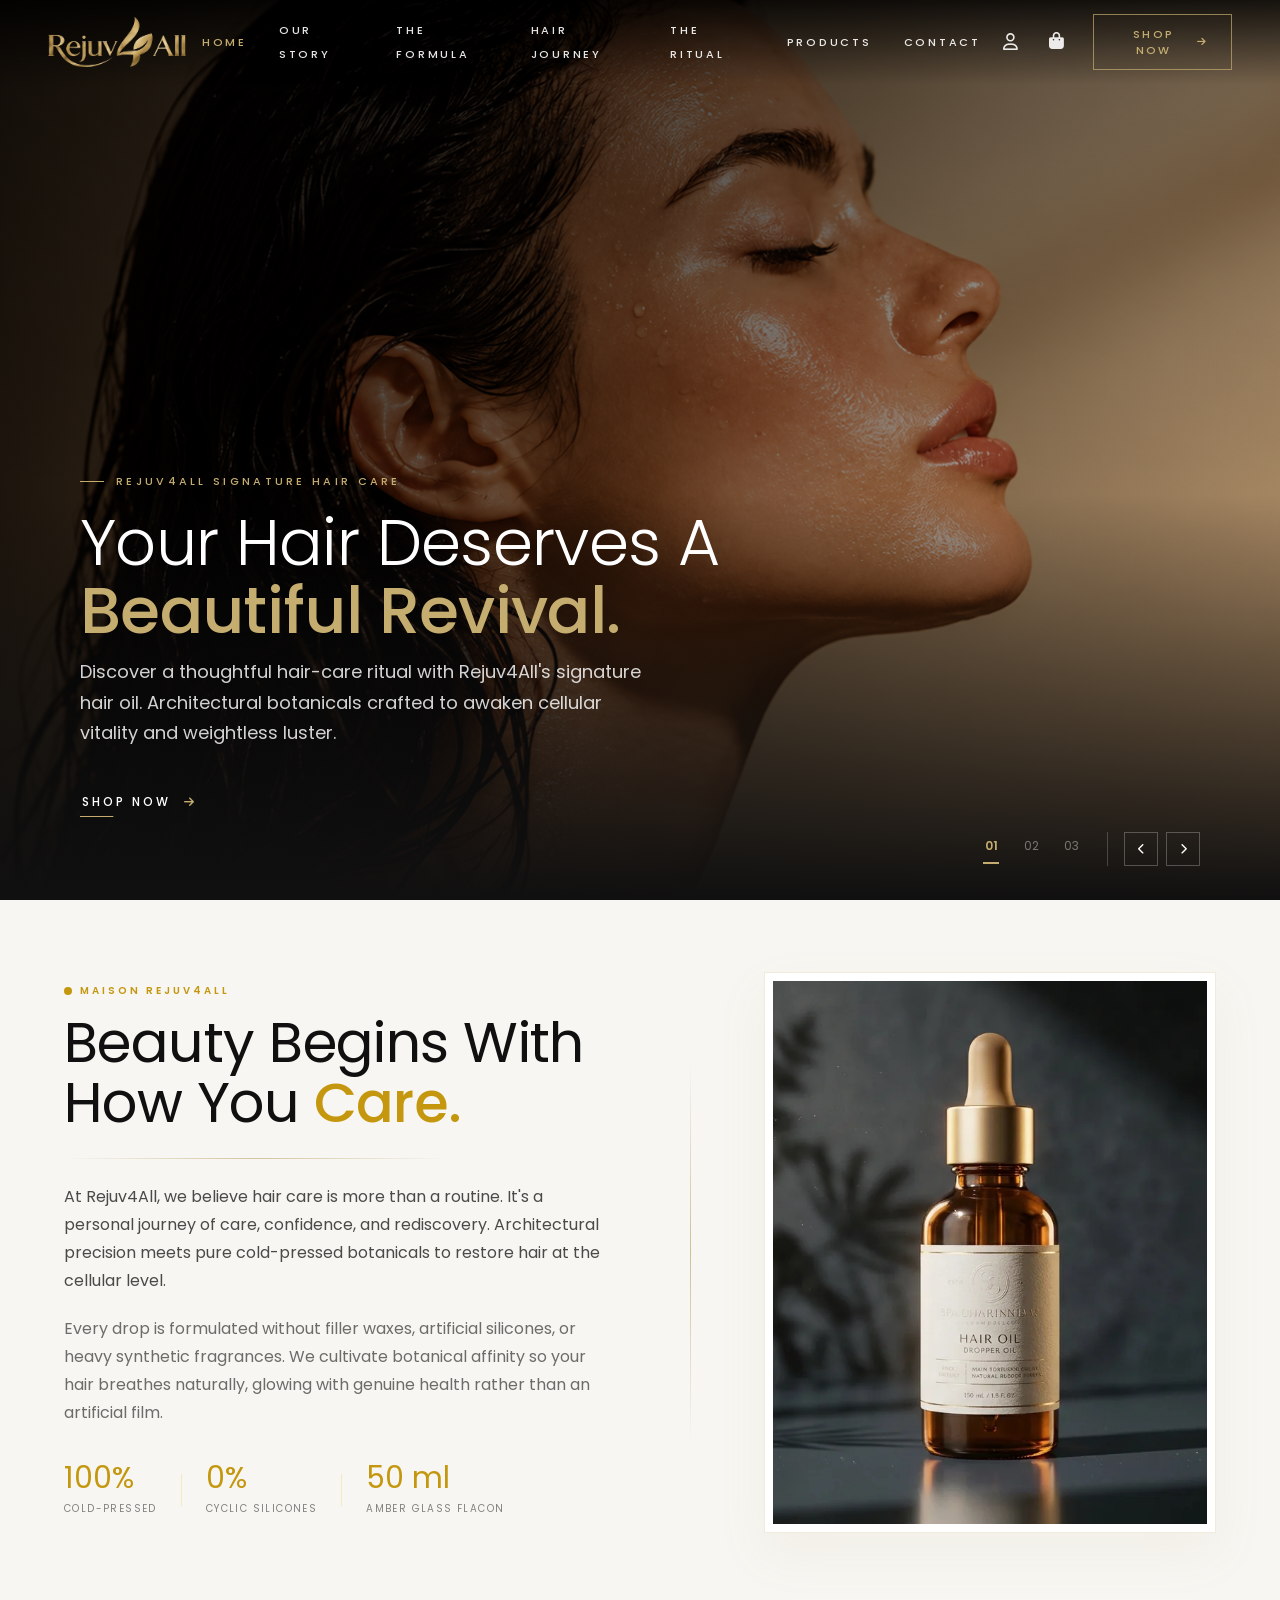
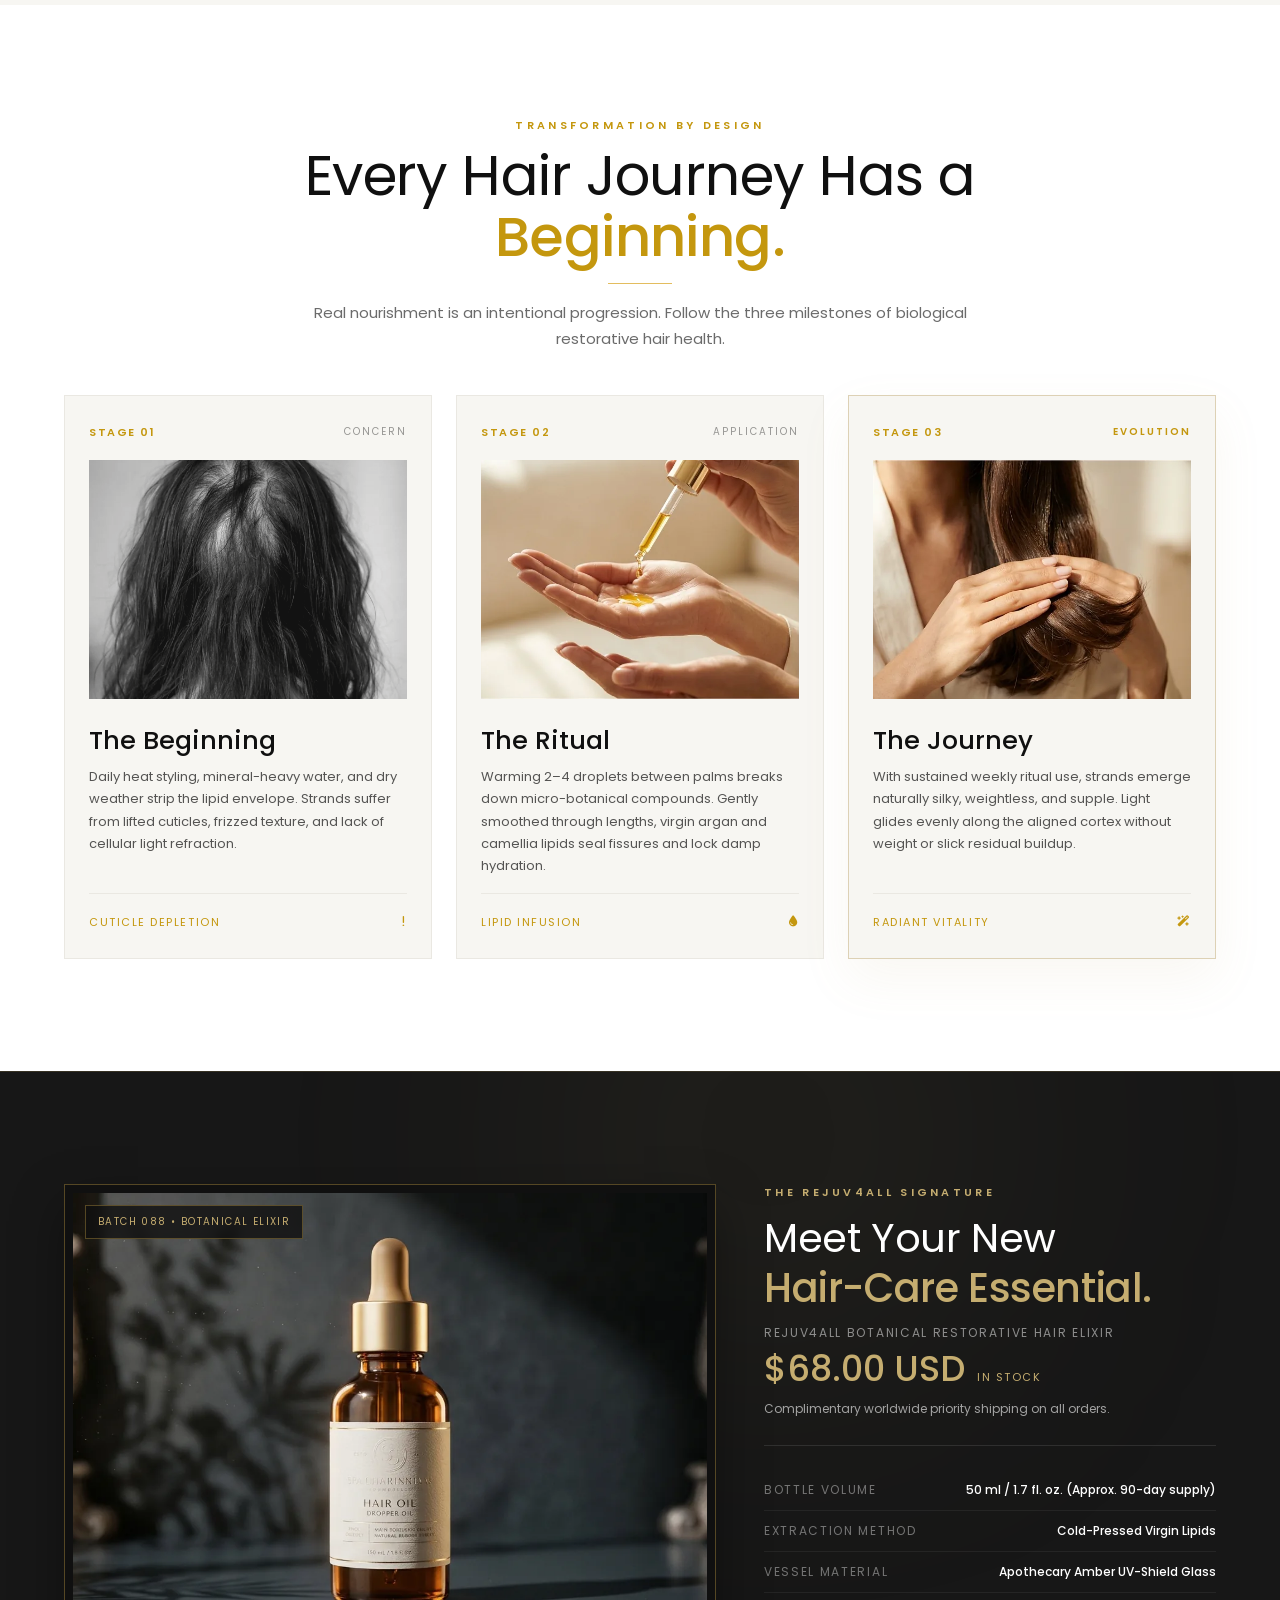
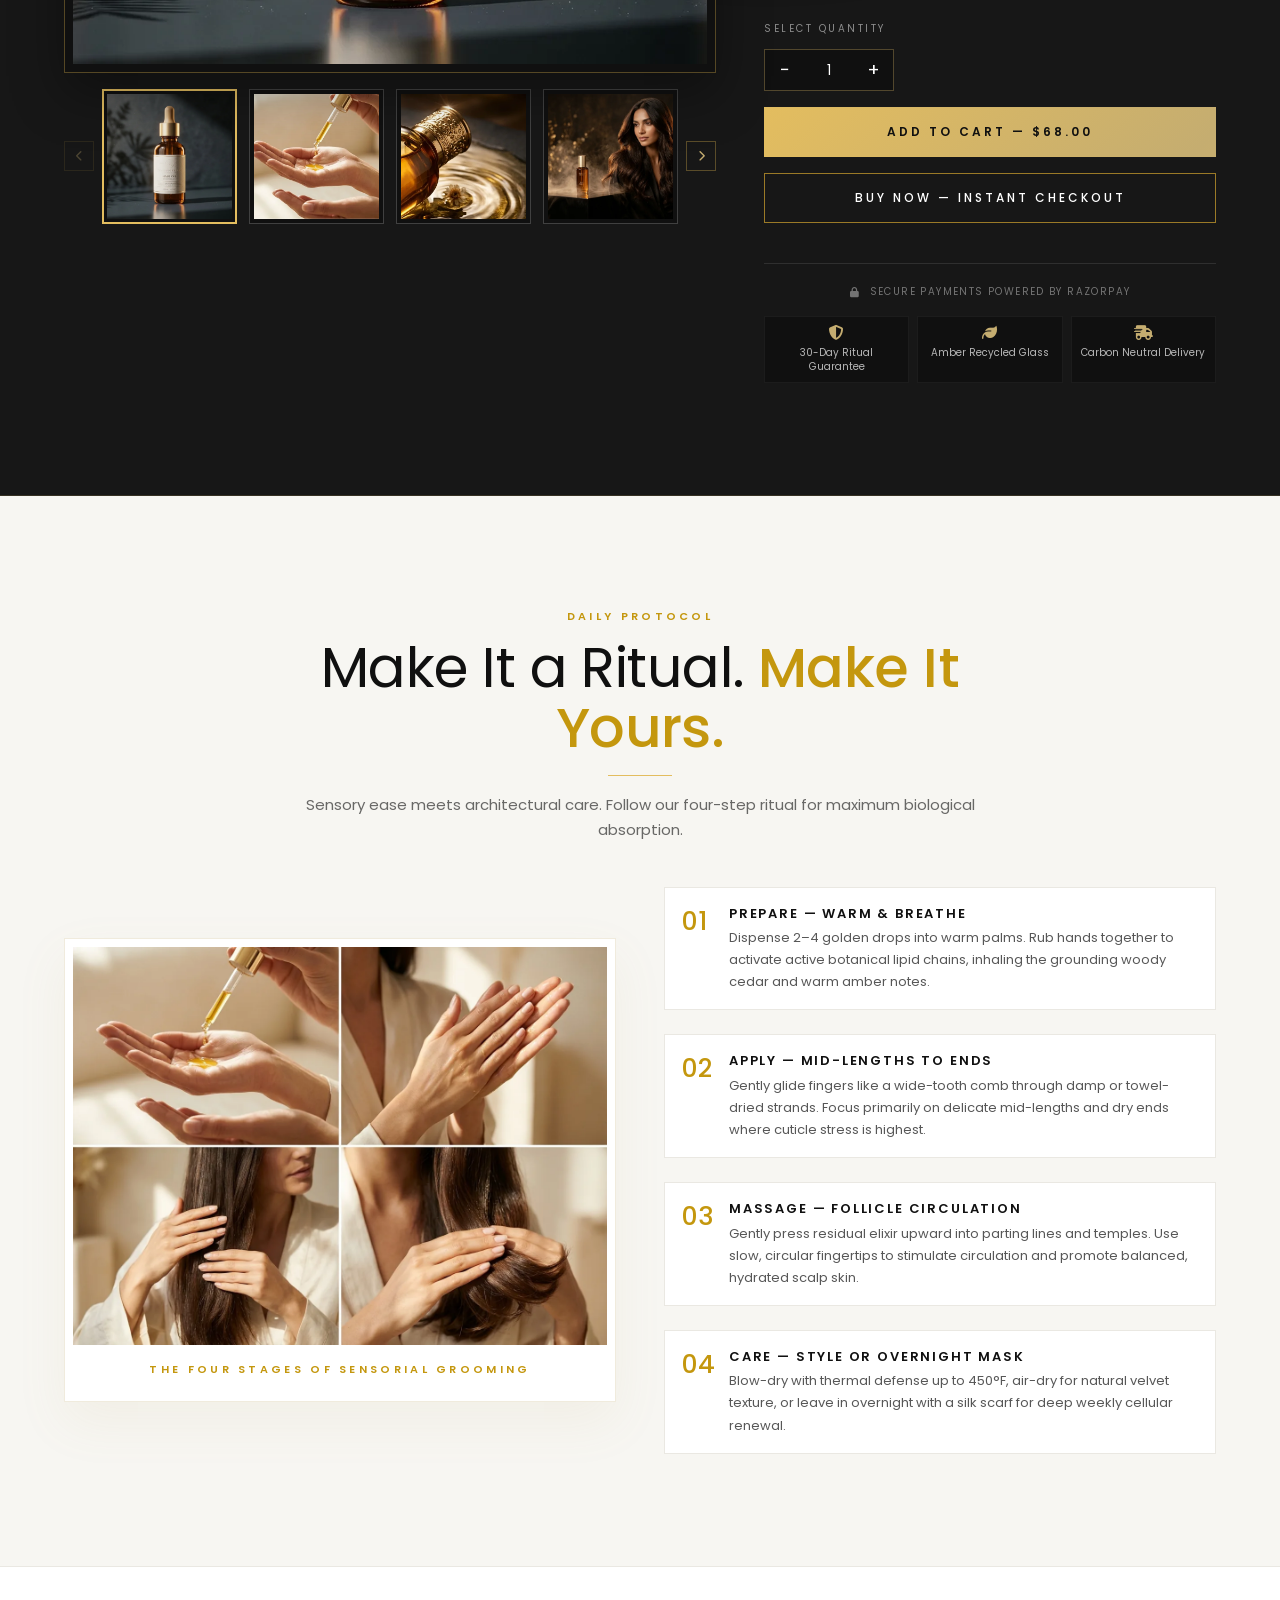
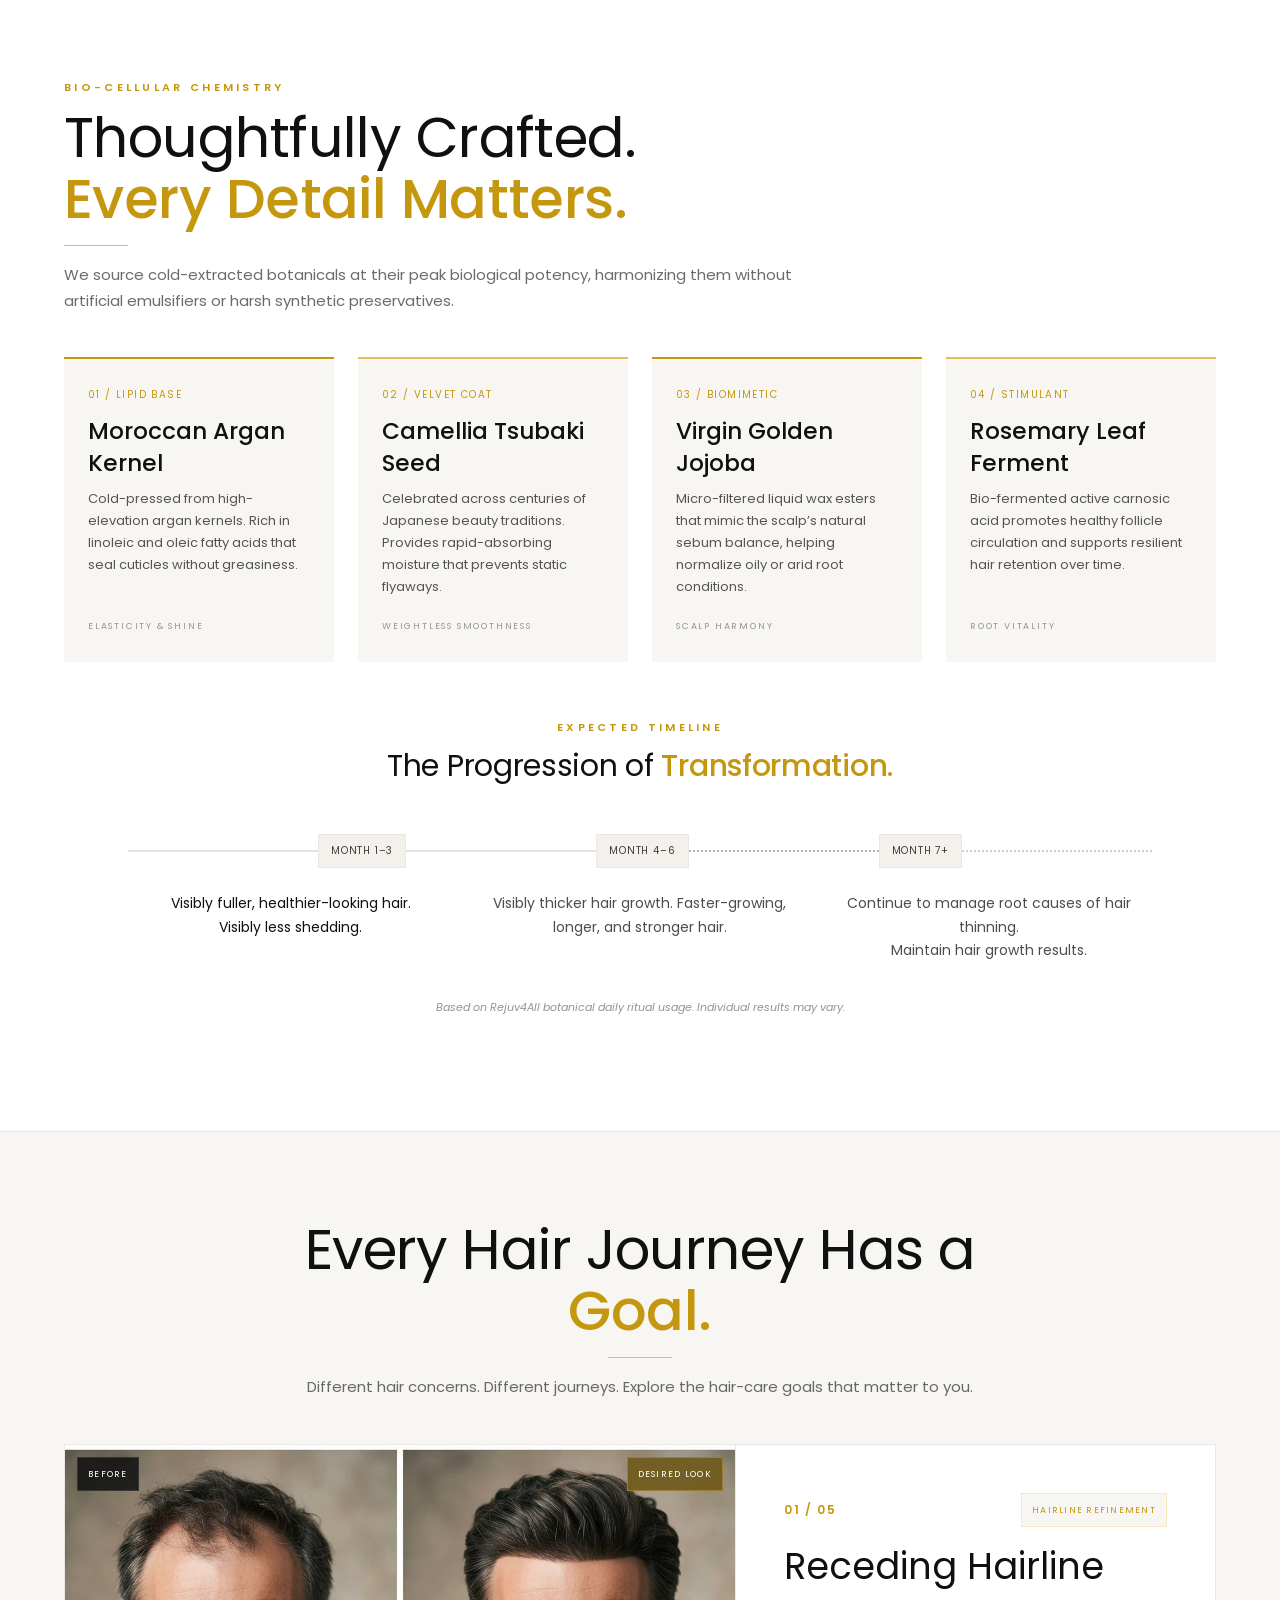
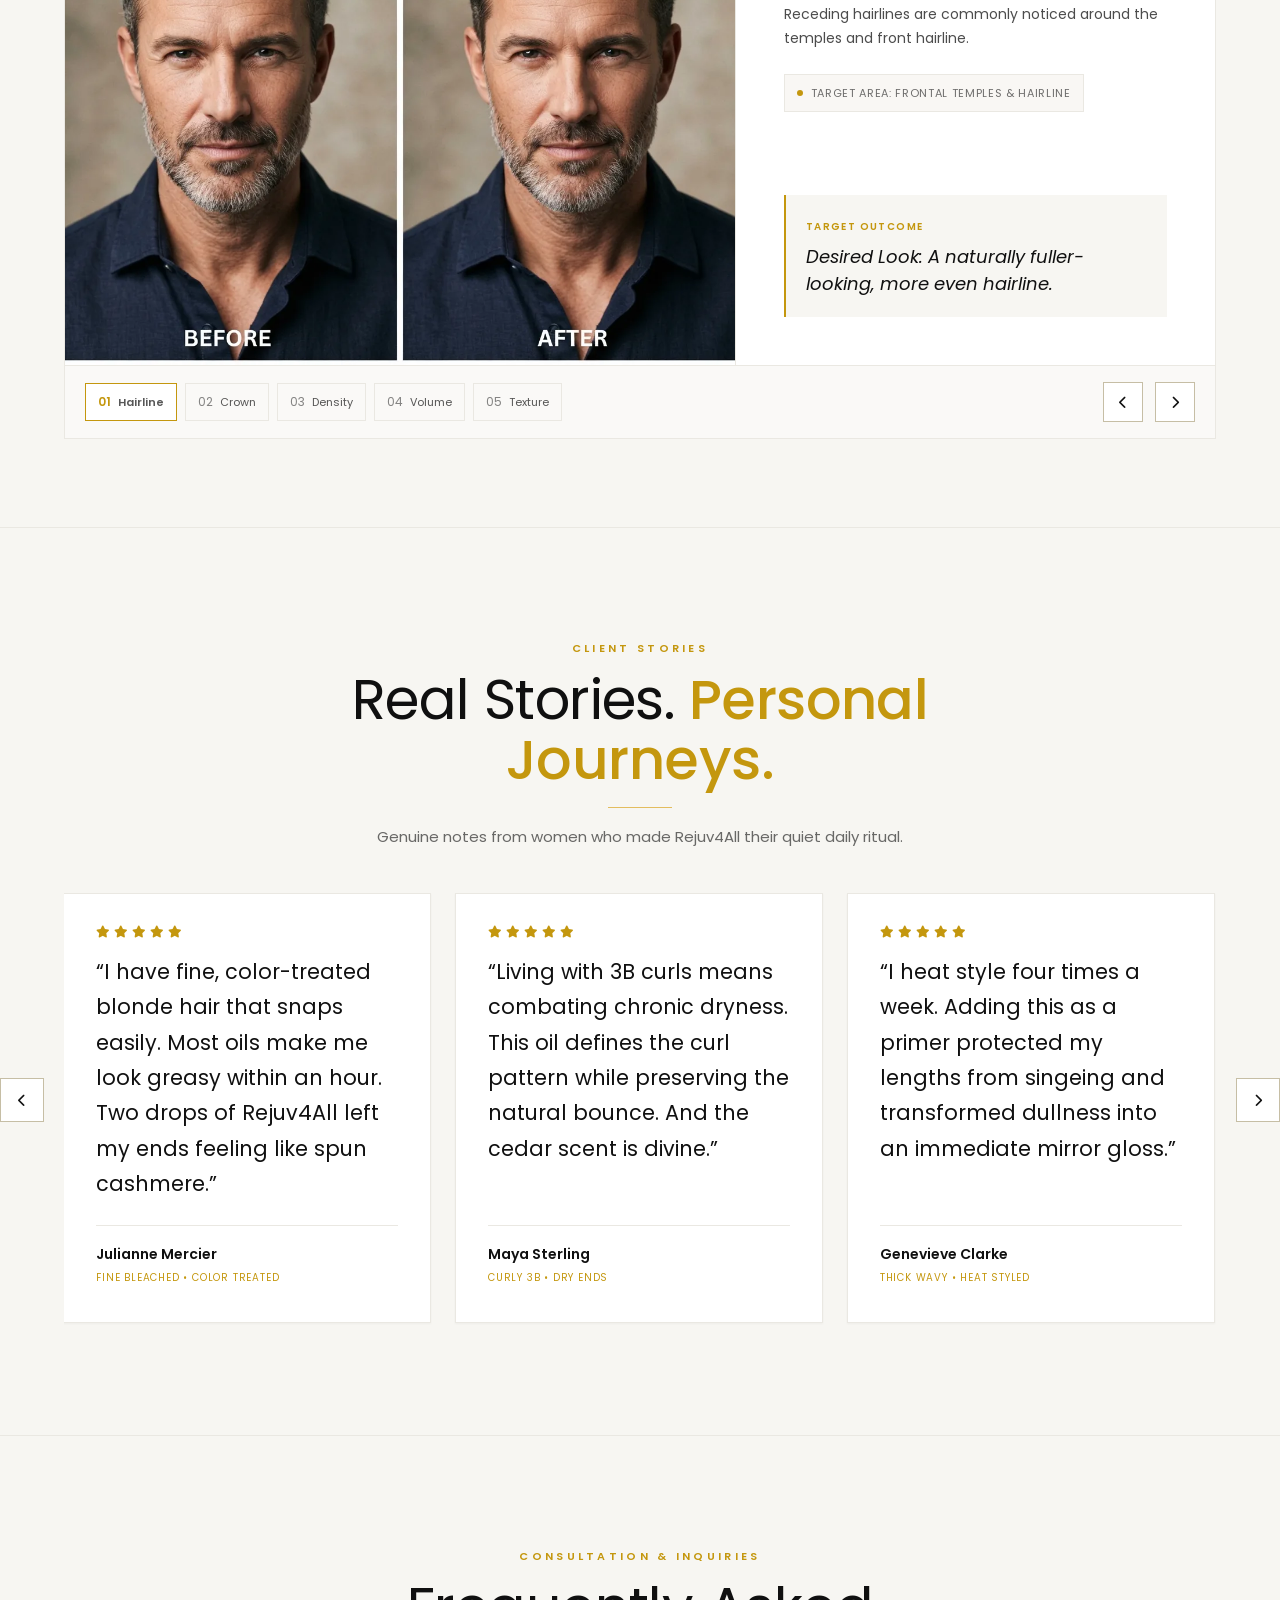
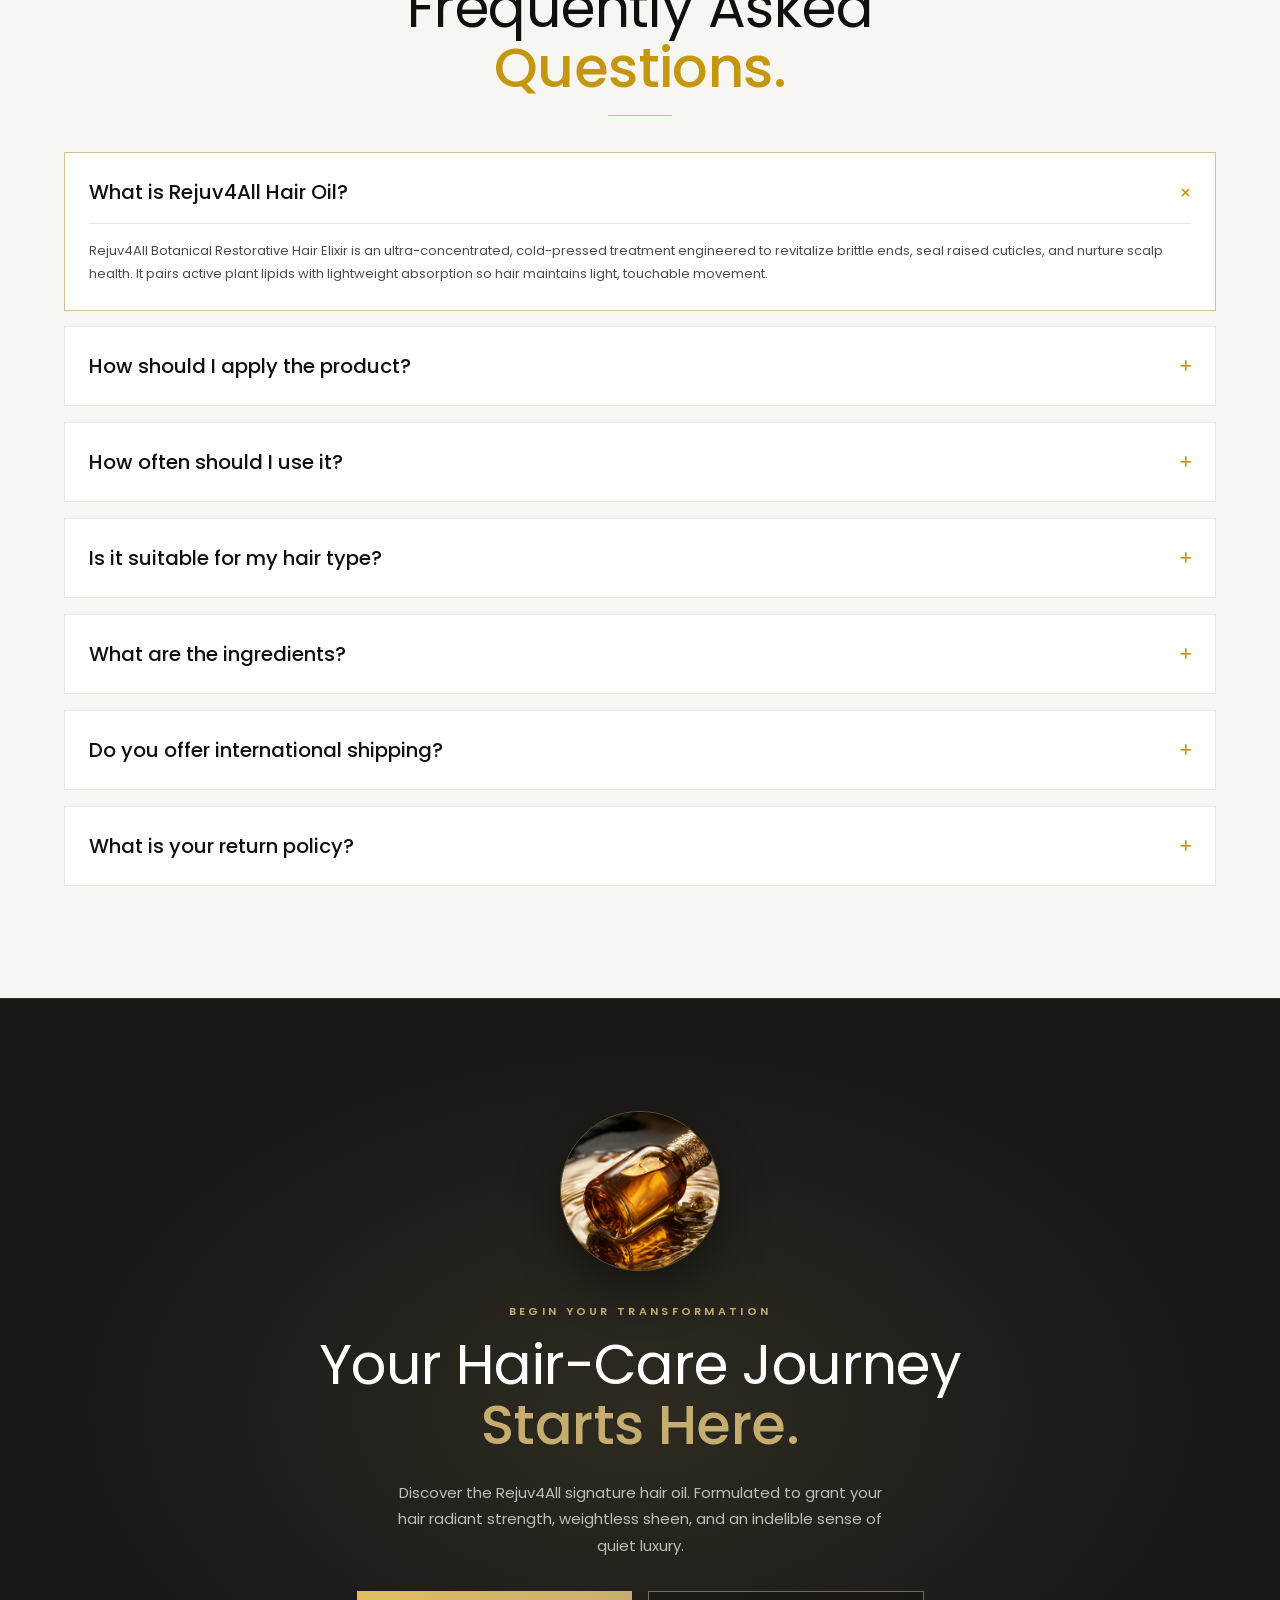
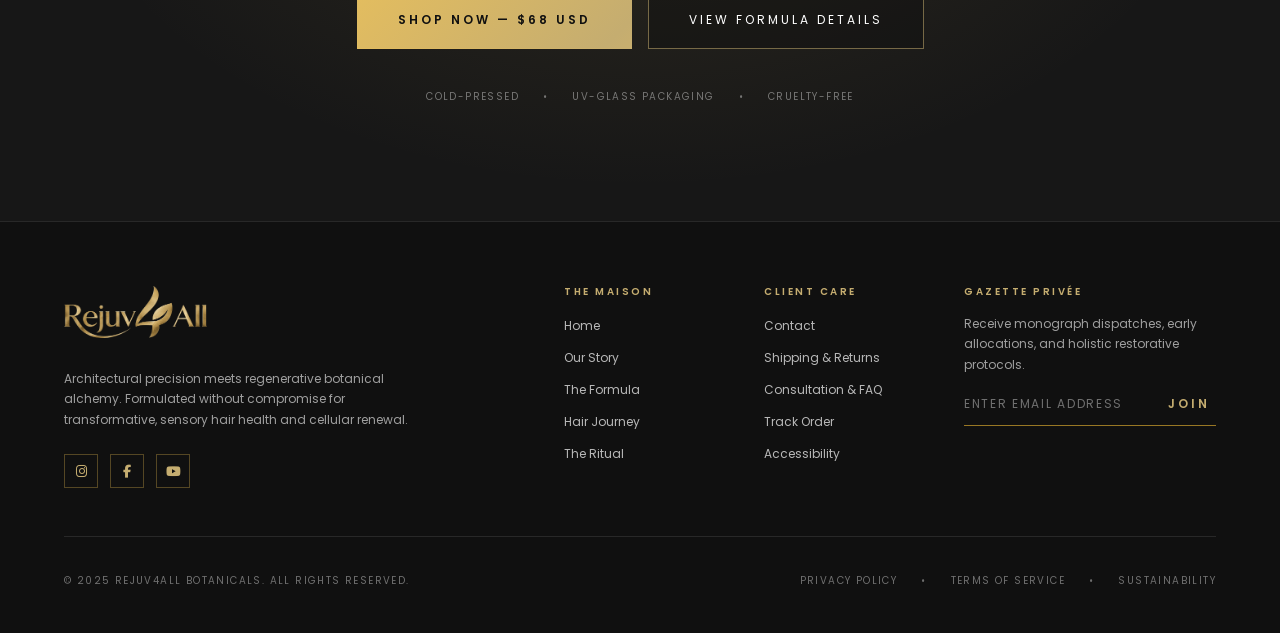
<file: index.html>
<!DOCTYPE html>
<html lang="en">
<head>
  <meta charset="utf-8">
  <meta name="viewport" content="width=device-width, initial-scale=1">
  <title>Rejuv4All — Botanical Haute Haircare &amp; Restorative Ritual</title>
  <meta name="description" content="Discover Rejuv4All signature hair oil. Architectural precision meets pure cold-pressed botanicals for radiant, revitalized strands.">

  <link rel="preconnect" href="https://fonts.googleapis.com">
  <link rel="preconnect" href="https://fonts.gstatic.com" crossorigin>
  <link href="https://fonts.googleapis.com/css2?family=Newsreader:ital,opsz,wght@0,6..72,300;0,6..72,400;0,6..72,500;1,6..72,400;1,6..72,500&family=Poppins:wght@400;500;600&family=Roboto:wght@300;500&display=swap" rel="stylesheet">
  <link href="https://cdn.jsdelivr.net/npm/bootstrap@5.3.3/dist/css/bootstrap.min.css" rel="stylesheet">
  <link href="https://cdnjs.cloudflare.com/ajax/libs/font-awesome/6.5.2/css/all.min.css" rel="stylesheet">
  <link href="https://cdn.jsdelivr.net/npm/owl.carousel@2.3.4/dist/assets/owl.carousel.min.css" rel="stylesheet">
  <link href="home.css" rel="stylesheet">
  <link href="profile-menu.css" rel="stylesheet">
</head>
<body>

<!-- ============ NAVBAR ============ -->
<header class="site-header" id="site-header">
  <a class="site-logo" href="#hero" aria-label="Rejuv4All home">
    <img src="assets/images/web/logo_transparent.png" alt="Rejuv4All" width="700" height="254">
  </a>

  <nav class="site-nav d-none d-lg-flex" aria-label="Primary">
    <a href="#hero">Home</a>
    <a href="about.html">Our Story</a>
    <a href="#formula">The Formula</a>
    <a href="#goals">Hair Journey</a>
    <a href="#ritual">The Ritual</a>
    <a href="products.html">Products</a>
    <a href="contact.html">Contact</a>
  </nav>

  <div class="site-tools">
    <div class="profile-menu" data-profile-menu>
      <button class="icon-btn profile-btn" type="button" aria-label="Account menu" aria-haspopup="true" aria-expanded="false" aria-controls="profile-dropdown">
        <i class="fa-regular fa-user" aria-hidden="true"></i>
      </button>
      <div class="profile-dropdown" id="profile-dropdown">
        <ul>
          <li><a href="login.html"><i class="fa-regular fa-user" aria-hidden="true"></i>Login</a></li>
          <li><a class="profile-orders" href="orders.html"><i class="fa-solid fa-bag-shopping" aria-hidden="true"></i>Orders</a></li>
        </ul>
      </div>
    </div>
    <a class="icon-btn cart-link" href="cart.html" aria-label="Cart">
      <i class="fa-solid fa-bag-shopping"></i>
      <span class="cart-count" id="cart-count" hidden>0</span>
    </a>
    <a class="btn-gold nav-cta" href="#shop">Shop Now<i class="fa-solid fa-arrow-right btn-ico btn-ico--after" aria-hidden="true"></i></a>
    <button class="icon-btn d-lg-none" type="button" id="mobile-menu-btn" aria-label="Open navigation menu" aria-controls="mobile-nav" aria-expanded="false">
      <i class="fa-solid fa-bars"></i>
    </button>
  </div>
</header>

<div class="drawer-backdrop" id="drawer-backdrop" aria-hidden="true"></div>
<aside class="drawer" id="mobile-nav" role="dialog" aria-modal="true" aria-label="Site navigation" aria-hidden="true">
  <div class="drawer-head">
    <a class="drawer-logo" href="#hero" aria-label="Rejuv4All home"><img src="assets/images/web/logo_transparent.png" alt="Rejuv4All" width="700" height="254"></a>
    <button type="button" class="drawer-close" id="mobile-close-btn" aria-label="Close navigation menu"><i class="fa-solid fa-xmark" aria-hidden="true"></i></button>
  </div>
  <nav class="drawer-nav" aria-label="Mobile">
    <a href="#hero">Home</a>
    <a href="about.html">Our Story</a>
    <a href="#goals">Hair Journey</a>
    <a href="#shop">The Signature Elixir</a>
    <a href="#ritual">The Ritual</a>
    <a href="products.html">Products</a>
    <a href="#formula">The Formula</a>
    <a href="contact.html">Contact</a>
  </nav>
  <div class="drawer-foot">
    <a class="btn-gold btn-block" href="#shop">Shop Now</a>
    <a class="drawer-cart" href="cart.html"><i class="fa-solid fa-bag-shopping" aria-hidden="true"></i><span>Cart</span><span class="drawer-cart-count" id="drawer-cart-count" hidden>0</span></a>
  </div>
</aside>

<main>

<!-- ============ 01 HERO ============ -->
<section class="hero" id="hero" aria-roledescription="carousel" aria-label="Rejuv4All hero">
  <div class="hero-slides" id="hero-slider">
    <div class="hero-slide is-active" data-slide="0">
      <img src="assets/images/herosection/DewyProfile.png" alt="Model with long healthy dark hair beside the Rejuv4All hair oil bottle" width="1376" height="768" fetchpriority="high">
    </div>
    <div class="hero-slide" data-slide="1">
      <img src="assets/images/herosection/commercial_e_commerce_website_hero_banner_photograph_for_a_luxury_hair_oil.png" alt="Amber bottle surrounded by golden oil ripples" width="1376" height="768">
    </div>
    <div class="hero-slide" data-slide="2">
      <img src="assets/images/herosection/luxury_beauty_and_hair_oil_e_commerce_hero_banner_photograph_directly_inspired.png" alt="Amber glass dropper bottle on dark slate with warm light" width="1376" height="768">
    </div>
  </div>
  <div class="hero-overlay"></div>

  <div class="hero-content">
    <div class="eyebrow-line"><span class="rule"></span><span>Rejuv4All Signature Hair Care</span></div>
    <h1>Your Hair Deserves A <br class="d-none d-sm-inline"><em>Beautiful Revival.</em></h1>
    <p>Discover a thoughtful hair-care ritual with Rejuv4All's signature hair oil. Architectural botanicals crafted to awaken cellular vitality and weightless luster.</p>
    <div class="hero-ctas">
      <a class="hero-btn hero-btn--link" href="#shop"><span class="hero-btn__label">Shop Now</span><i class="fa-solid fa-arrow-right hero-btn__arrow" aria-hidden="true"></i></a>
      <!-- <span class="hero-price" id="hero-price" hidden></span> -->
    </div>
  </div>

  <div class="hero-controls">
    <div class="hero-nums" role="tablist" aria-label="Choose slide">
      <button type="button" class="is-active" data-go="0" role="tab" aria-selected="true"><span>01</span><i></i></button>
      <button type="button" data-go="1" role="tab" aria-selected="false"><span>02</span><i></i></button>
      <button type="button" data-go="2" role="tab" aria-selected="false"><span>03</span><i></i></button>
    </div>
    <div class="hero-arrows">
      <button type="button" class="arrow-btn arrow-btn--dark" data-hero="prev" aria-label="Previous slide"><i class="fa-solid fa-chevron-left"></i></button>
      <button type="button" class="arrow-btn arrow-btn--dark" data-hero="next" aria-label="Next slide"><i class="fa-solid fa-chevron-right"></i></button>
    </div>
  </div>
</section>

<!-- ============ 02 BRAND INTRODUCTION ============ -->
<section class="section section--ivory story" id="story">
  <div class="container-xl section-pad">
    <div class="row align-items-center g-5">
      <div class="col-lg-6">
        <div class="eyebrow eyebrow--dot"><span class="dot"></span>Maison Rejuv4All</div>
        <h2 class="h-display">Beauty Begins With How You <em>Care.</em></h2>
        <div class="gold-hairline mb-4"></div>
        <p class="lead-copy">At Rejuv4All, we believe hair care is more than a routine. It's a personal journey of care, confidence, and rediscovery. Architectural precision meets pure cold-pressed botanicals to restore hair at the cellular level.</p>
        <p class="small-copy">Every drop is formulated without filler waxes, artificial silicones, or heavy synthetic fragrances. We cultivate botanical affinity so your hair breathes naturally, glowing with genuine health rather than an artificial film.</p>
        <div class="stats">
          <div><strong>100%</strong><span>Cold-Pressed</span></div>
          <div class="stat-rule"></div>
          <div><strong>0%</strong><span>Cyclic Silicones</span></div>
          <div class="stat-rule"></div>
          <div><strong>50 ml</strong><span>Amber Glass Flacon</span></div>
        </div>
      </div>
      <div class="col-lg-1 d-none d-lg-flex justify-content-center"><div class="gold-hairline-v"></div></div>
      <div class="col-lg-5">
        <figure class="frame-card">
          <div class="crossfade">
            <img src="assets/images/web/hero_slide3.webp" alt="Rejuv4All amber glass hair oil flacon" loading="lazy" width="1376" height="768" class="xf xf-1">
            <img src="assets/images/web/hero_slide2.webp" alt="Rejuv4All elixir bottle in golden oil ripples" loading="lazy" width="1376" height="768" class="xf xf-2">
          </div>
        </figure>
      </div>
    </div>
  </div>
</section>

<!-- ============ 03 HAIR JOURNEY – THREE STAGES ============ -->
<section class="section section--white" id="journey">
  <div class="container-xl section-pad">
    <header class="section-head text-center">
      <span class="eyebrow">Transformation By Design</span>
      <h2 class="h-display">Every Hair Journey Has a <em>Beginning.</em></h2>
      <div class="short-rule mx-auto"></div>
      <p>Real nourishment is an intentional progression. Follow the three milestones of biological restorative hair health.</p>
    </header>

    <div class="row g-4 g-lg-4 stages">
      <div class="col-md-4">
        <article class="stage-card">
          <div class="stage-top"><span class="mono-gold">Stage 01</span><span class="micro-muted">Concern</span></div>
          <div class="ratio-43"><img src="assets/images/web/stage_concern.webp" alt="Hair showing thinning and uneven density" class="grayscale" loading="lazy" width="570" height="580"></div>
          <h3>The Beginning</h3>
          <p>Daily heat styling, mineral-heavy water, and dry weather strip the lipid envelope. Strands suffer from lifted cuticles, frizzed texture, and lack of cellular light refraction.</p>
          <div class="stage-foot"><span>Cuticle Depletion</span><i class="fa-solid fa-exclamation"></i></div>
        </article>
      </div>
      <div class="col-md-4">
        <article class="stage-card">
          <div class="stage-top"><span class="mono-gold">Stage 02</span><span class="micro-muted">Application</span></div>
          <div class="ratio-43"><img src="assets/images/web/protocol_pipette.webp" alt="Golden oil dropped into the palm of a hand" loading="lazy" width="598" height="446"></div>
          <h3>The Ritual</h3>
          <p>Warming 2–4 droplets between palms breaks down micro-botanical compounds. Gently smoothed through lengths, virgin argan and camellia lipids seal fissures and lock damp hydration.</p>
          <div class="stage-foot"><span>Lipid Infusion</span><i class="fa-solid fa-droplet"></i></div>
        </article>
      </div>
      <div class="col-md-4">
        <article class="stage-card stage-card--feature">
          <div class="stage-top"><span class="mono-gold">Stage 03</span><span class="micro-muted is-gold">Evolution</span></div>
          <div class="ratio-43"><img src="assets/images/web/protocol_hair.webp" alt="Smooth, glossy, healthy-looking hair" loading="lazy" width="596" height="446"></div>
          <h3>The Journey</h3>
          <p>With sustained weekly ritual use, strands emerge naturally silky, weightless, and supple. Light glides evenly along the aligned cortex without weight or slick residual buildup.</p>
          <div class="stage-foot"><span>Radiant Vitality</span><i class="fa-solid fa-wand-magic-sparkles"></i></div>
        </article>
      </div>
    </div>
  </div>
</section>

<!-- ============ 04 SIGNATURE PRODUCT ============ -->
<section class="section section--charcoal shop" id="shop">
  <div class="glow"></div>
  <div class="container-xl section-pad position-relative">
    <div class="row g-5 align-items-start">
      <div class="col-lg-7">
        <div class="gallery-main">
          <span class="gallery-badge">Batch 088 • Botanical Elixir</span>
          <img id="gallery-main-image" src="assets/images/web/hero_slide3.webp" alt="Rejuv4All amber glass dropper hair oil bottle" width="1376" height="768">
        </div>
        <div class="gallery-strip">
          <button type="button" class="strip-btn" id="thumb-prev" aria-label="Previous thumbnails"><i class="fa-solid fa-chevron-left" aria-hidden="true"></i></button>
          <div class="gallery-thumbs" role="group" aria-label="Product views">
          <button type="button" class="gallery-thumb is-active" data-src="assets/images/web/hero_slide3.webp" data-alt="Rejuv4All amber glass dropper hair oil bottle" aria-label="View front of bottle"><img src="assets/images/web/hero_slide3.webp" alt="" loading="lazy" width="200" height="200"></button>
          <button type="button" class="gallery-thumb" data-src="assets/images/web/protocol_pipette.webp" data-alt="Pipette releasing a droplet of golden hair oil" aria-label="View pipette dropper"><img src="assets/images/web/protocol_pipette.webp" alt="" loading="lazy" width="200" height="200"></button>
          <button type="button" class="gallery-thumb" data-src="assets/images/web/product_macro.webp" data-alt="Close-up of the ornate gold cap and golden oil ripples" aria-label="View cap and oil ripples"><img src="assets/images/web/product_macro.webp" alt="" loading="lazy" width="200" height="200"></button>
          <button type="button" class="gallery-thumb" data-src="assets/images/web/hero_slide1.webp" data-alt="Rejuv4All bottle on a black pedestal beside the model" aria-label="View bottle on pedestal"><img src="assets/images/web/hero_slide1.webp" alt="" loading="lazy" width="200" height="200" class="pos-left"></button>
          <button type="button" class="gallery-thumb" data-src="assets/images/web/product_bottle_closeup.webp" data-alt="Close-up of the Rejuv4All bottle with golden cap" aria-label="View bottle close-up"><img src="assets/images/web/product_bottle_closeup.webp" alt="" loading="lazy" width="200" height="200"></button>
          <button type="button" class="gallery-thumb" data-src="assets/images/web/product_label_detail.webp" data-alt="Close-up of the amber bottle label and dropper collar" aria-label="View label detail"><img src="assets/images/web/product_label_detail.webp" alt="" loading="lazy" width="200" height="200"></button>
          <button type="button" class="gallery-thumb" data-src="assets/images/web/product_ripples_detail.webp" data-alt="Golden oil ripples with botanical details" aria-label="View oil ripples detail"><img src="assets/images/web/product_ripples_detail.webp" alt="" loading="lazy" width="200" height="200"></button>
        </div>
          <button type="button" class="strip-btn" id="thumb-next" aria-label="Next thumbnails"><i class="fa-solid fa-chevron-right" aria-hidden="true"></i></button>
        </div>
      </div>

      <div class="col-lg-5">
        <div class="buy-head">
          <span class="eyebrow eyebrow--light">The Rejuv4All Signature</span>
          <h2 class="h-display h-display--sm">Meet Your New <br><em>Hair-Care Essential.</em></h2>
          <p class="product-name">Rejuv4All Botanical Restorative Hair Elixir</p>
          <div class="price-row"><span class="price">$68.00 USD</span><span class="stock">In Stock</span></div>
          <p class="ship-note">Complimentary worldwide priority shipping on all orders.</p>
        </div>

        <dl class="specs">
          <div><dt>Bottle Volume</dt><dd>50 ml / 1.7 fl. oz. (Approx. 90-day supply)</dd></div>
          <div><dt>Extraction Method</dt><dd>Cold-Pressed Virgin Lipids</dd></div>
          <div><dt>Vessel Material</dt><dd>Apothecary Amber UV-Shield Glass</dd></div>
        </dl>

        <div class="buy-actions">
          <span class="micro-light">Select Quantity</span>
          <div class="qty-row">
            <div class="qty">
              <button type="button" id="qty-minus" aria-label="Decrease quantity">−</button>
              <input id="product-quantity" type="text" value="1" readonly aria-label="Quantity">
              <button type="button" id="qty-plus" aria-label="Increase quantity">+</button>
            </div>
            <!-- <span class="qty-note">Limited allocation per client</span> -->
          </div>
          <button type="button" class="btn-gold btn-block" id="add-to-cart" data-price="68">Add to Cart — $68.00</button>
          <button type="button" class="btn-outline-gold btn-block" id="buy-now">Buy Now — Instant Checkout</button>
          <p class="cart-msg" id="cart-msg" role="status" aria-live="polite"></p>

          <div class="trust">
            <div class="pay-row"><i class="fa-solid fa-lock" aria-hidden="true"></i><span>Secure payments powered by Razorpay</span></div>
            <div class="row g-2 mt-1 text-center">
              <div class="col-4"><div class="trust-box"><i class="fa-solid fa-shield-halved"></i><span>30-Day Ritual Guarantee</span></div></div>
              <div class="col-4"><div class="trust-box"><i class="fa-solid fa-leaf"></i><span>Amber Recycled Glass</span></div></div>
              <div class="col-4"><div class="trust-box"><i class="fa-solid fa-truck-fast"></i><span>Carbon Neutral Delivery</span></div></div>
            </div>
          </div>
        </div>
      </div>
    </div>
  </div>
</section>

<!-- ============ 05 APPLICATION GUIDE ============ -->
<section class="section section--ivory" id="ritual">
  <div class="container-xl section-pad">
    <header class="section-head text-center">
      <span class="eyebrow">Daily Protocol</span>
      <h2 class="h-display">Make It a Ritual. <em>Make It Yours.</em></h2>
      <div class="short-rule mx-auto"></div>
      <p>Sensory ease meets architectural care. Follow our four-step ritual for maximum biological absorption.</p>
    </header>
    <div class="row g-5 align-items-center">
      <div class="col-lg-6">
        <figure class="frame-card frame-card--plain">
          <img src="assets/images/web/daily_protocol.webp" alt="Four-step photo guide: dispensing oil, warming hands, applying to hair lengths and smoothing ends" loading="lazy" width="1200" height="896" class="w-100 h-auto">
          <figcaption class="text-center"><span class="eyebrow mb-0">The Four Stages of Sensorial Grooming</span></figcaption>
        </figure>
      </div>
      <div class="col-lg-6">
        <ol class="steps">
          <li><span class="step-n">01</span><div><h3>Prepare — Warm &amp; Breathe</h3><p>Dispense 2–4 golden drops into warm palms. Rub hands together to activate active botanical lipid chains, inhaling the grounding woody cedar and warm amber notes.</p></div></li>
          <li><span class="step-n">02</span><div><h3>Apply — Mid-Lengths to Ends</h3><p>Gently glide fingers like a wide-tooth comb through damp or towel-dried strands. Focus primarily on delicate mid-lengths and dry ends where cuticle stress is highest.</p></div></li>
          <li><span class="step-n">03</span><div><h3>Massage — Follicle Circulation</h3><p>Gently press residual elixir upward into parting lines and temples. Use slow, circular fingertips to stimulate circulation and promote balanced, hydrated scalp skin.</p></div></li>
          <li><span class="step-n">04</span><div><h3>Care — Style or Overnight Mask</h3><p>Blow-dry with thermal defense up to 450°F, air-dry for natural velvet texture, or leave in overnight with a silk scarf for deep weekly cellular renewal.</p></div></li>
        </ol>
      </div>
    </div>
  </div>
</section>

<!-- ============ 06 THE FORMULA ============ -->
<section class="section section--white section--bordered" id="formula">
  <div class="container-xl section-pad">
    <header class="section-head section-head--left">
      <span class="eyebrow">Bio-Cellular Chemistry</span>
      <h2 class="h-display">Thoughtfully Crafted. <br><em>Every Detail Matters.</em></h2>
      <div class="short-rule"></div>
      <p>We source cold-extracted botanicals at their peak biological potency, harmonizing them without artificial emulsifiers or harsh synthetic preservatives.</p>
    </header>

    <div class="row g-4 mb-5">
      <div class="col-md-6 col-lg-3"><article class="pillar pillar--dark"><div><span class="mono-gold">01 / Lipid Base</span><h3>Moroccan Argan Kernel</h3><p>Cold-pressed from high-elevation argan kernels. Rich in linoleic and oleic fatty acids that seal cuticles without greasiness.</p></div><span class="micro-muted">Elasticity &amp; Shine</span></article></div>
      <div class="col-md-6 col-lg-3"><article class="pillar"><div><span class="mono-gold">02 / Velvet Coat</span><h3>Camellia Tsubaki Seed</h3><p>Celebrated across centuries of Japanese beauty traditions. Provides rapid-absorbing moisture that prevents static flyaways.</p></div><span class="micro-muted">Weightless Smoothness</span></article></div>
      <div class="col-md-6 col-lg-3"><article class="pillar pillar--dark"><div><span class="mono-gold">03 / Biomimetic</span><h3>Virgin Golden Jojoba</h3><p>Micro-filtered liquid wax esters that mimic the scalp’s natural sebum balance, helping normalize oily or arid root conditions.</p></div><span class="micro-muted">Scalp Harmony</span></article></div>
      <div class="col-md-6 col-lg-3"><article class="pillar"><div><span class="mono-gold">04 / Stimulant</span><h3>Rosemary Leaf Ferment</h3><p>Bio-fermented active carnosic acid promotes healthy follicle circulation and supports resilient hair retention over time.</p></div><span class="micro-muted">Root Vitality</span></article></div>
    </div>

    <div class="timeline-wrap mx-auto">
      <div class="text-center mb-5">
        <span class="eyebrow mono">Expected Timeline</span>
        <h3 class="h-display h-display--xs">The Progression of <em>Transformation.</em></h3>
      </div>

      <div class="timeline d-none d-md-block">
        <div class="tl-track">
          <div class="tl-line tl-line--solid"><span class="tl-fill"></span></div>
          <span class="tl-badge">Month 1–3</span>
          <div class="tl-line tl-line--solid"><span class="tl-fill"></span></div>
          <span class="tl-badge">Month 4–6</span>
          <div class="tl-line tl-line--dotted"><span class="tl-fill"></span></div>
          <span class="tl-badge">Month 7+</span>
          <div class="tl-line tl-line--dotted tl-line--faint"><span class="tl-fill"></span></div>
        </div>
        <div class="row g-4 text-center tl-copy">
          <div class="col-4"><p class="text-dark">Visibly fuller, healthier-looking hair.<br>Visibly less shedding.</p></div>
          <div class="col-4"><p>Visibly thicker hair growth. Faster-growing, longer, and stronger hair.</p></div>
          <div class="col-4"><p>Continue to manage root causes of hair thinning.<br>Maintain hair growth results.</p></div>
        </div>
      </div>

      <div class="timeline-m d-md-none">
        <span class="tlm-fill"></span>
        <div><span class="tl-badge">Month 1–3</span><p>Visibly fuller, healthier-looking hair. Visibly less shedding.</p></div>
        <div><span class="tl-badge">Month 4–6</span><p>Visibly thicker hair growth. Faster-growing, longer, and stronger hair.</p></div>
        <div><span class="tl-badge">Month 7+</span><p>Continue to manage root causes of hair thinning. Maintain hair growth results.</p></div>
      </div>

      <p class="footnote text-center">Based on Rejuv4All botanical daily ritual usage. Individual results may vary.</p>
    </div>
  </div>
</section>

<!-- ============ 07 HAIR GOALS SLIDER ============ -->
<section class="section section--goals" id="goals">
  <div class="container-xl section-pad section-pad--tight">
    <header class="section-head text-center">
      <h2 class="h-display">Every Hair Journey Has a <em>Goal.</em></h2>
      <div class="short-rule mx-auto mb-3"></div>
      <p>Different hair concerns. Different journeys. Explore the hair-care goals that matter to you.</p>
    </header>

    <div class="goals" id="goals-slider-container" aria-roledescription="carousel" aria-label="Hair concerns">
      <div class="goal-slides">

        <div class="goal-slide is-active" data-goal="0">
          <div class="goal-media">
            <img src="assets/images/web/hair_journey1.webp" alt="Receding hairline before and after comparison" loading="lazy" width="1200" height="896">
            <span class="tag tag--before tag--top">Before</span><span class="tag tag--after tag--top">Desired Look</span>
          </div>
          <div class="goal-body">
            <div>
              <div class="goal-meta"><span class="mono-gold">01 / 05</span><span class="chip">Hairline Refinement</span></div>
              <h3>Receding Hairline</h3>
              <p>Receding hairlines are commonly noticed around the temples and front hairline.</p>
              <div class="target"><span class="dot"></span>Target Area: Frontal Temples &amp; Hairline</div>
            </div>
            <div class="outcome"><span class="mono-gold">Target Outcome</span><p>Desired Look: A naturally fuller-looking, more even hairline.</p></div>
          </div>
        </div>

        <div class="goal-slide" data-goal="1">
          <div class="goal-media">
            <img src="assets/images/web/hair_journey3.webp" alt="Thinning crown before and after comparison" loading="lazy" width="1200" height="896">
            <span class="tag tag--before tag--top">Before</span><span class="tag tag--after tag--top">Desired Look</span>
          </div>
          <div class="goal-body">
            <div>
              <div class="goal-meta"><span class="mono-gold">02 / 05</span><span class="chip">Crown Vitality</span></div>
              <h3>Thinning Crown</h3>
              <p>Reduced hair coverage around the crown can make the scalp more visible.</p>
              <div class="target"><span class="dot"></span>Target Area: Crown Vertex &amp; Scalp</div>
            </div>
            <div class="outcome"><span class="mono-gold">Target Outcome</span><p>Desired Look: The appearance of fuller, more uniform hair coverage.</p></div>
          </div>
        </div>

        <div class="goal-slide" data-goal="2">
          <div class="goal-media">
            <img src="assets/images/web/hair_journey2.webp" alt="Patchy-looking hair before and after comparison" loading="lazy" width="1200" height="896">
            <span class="tag tag--before">Before</span><span class="tag tag--after">Desired Look</span>
          </div>
          <div class="goal-body">
            <div>
              <div class="goal-meta"><span class="mono-gold">03 / 05</span><span class="chip">Density Balance</span></div>
              <h3>Patchy-Looking Hair</h3>
              <p>Uneven-looking hair coverage can create visible differences in hair density.</p>
              <div class="target"><span class="dot"></span>Target Area: Mid-Scalp &amp; Parting Lines</div>
            </div>
            <div class="outcome"><span class="mono-gold">Target Outcome</span><p>Desired Look: A more uniform-looking hair appearance.</p></div>
          </div>
        </div>

        <!-- MISSING ASSET: before/after image for "Thin-Looking Hair" (see report) -->
        <div class="goal-slide" data-goal="3">
          <div class="goal-media goal-media--placeholder">
            <img src="assets/images/others/hair_journey4.png" alt="Patchy-looking hair before and after comparison" loading="lazy" width="1200" height="896">
            <span class="tag tag--before">Before</span><span class="tag tag--after">Desired Look</span>            
          </div>
          <div class="goal-body">
            <div>
              <div class="goal-meta"><span class="mono-gold">04 / 05</span><span class="chip">Lift &amp; Bounce</span></div>
              <h3>Thin-Looking Hair</h3>
              <p>Hair that appears fine or lacks volume can affect the overall look of your hairstyle.</p>
              <div class="target"><span class="dot"></span>Target Area: Overall Shaft Body &amp; Root Lift</div>
            </div>
            <div class="outcome"><span class="mono-gold">Target Outcome</span><p>Desired Look: Hair with a fuller, healthier-looking appearance.</p></div>
          </div>
        </div>

        <!-- MISSING ASSET: before/after image for "Dry & Frizzy Hair" (see report) -->
        <div class="goal-slide" data-goal="4">
          <div class="goal-media goal-media--placeholder">
            <img src="assets/images/others/hair_journey5.png" alt="Patchy-looking hair before and after comparison" loading="lazy" width="1200" height="896">
            <span class="tag tag--before">Before</span><span class="tag tag--after">Desired Look</span>            
          </div>
          <div class="goal-body">
            <div>
              <div class="goal-meta"><span class="mono-gold">05 / 05</span><span class="chip">Cuticle Smoothness</span></div>
              <h3>Dry &amp; Frizzy Hair</h3>
              <p>Dryness and frizz can make hair appear rough, dull, and difficult to manage.</p>
              <div class="target"><span class="dot"></span>Target Area: Mid-Lengths &amp; Porous Ends</div>
            </div>
            <div class="outcome"><span class="mono-gold">Target Outcome</span><p>Desired Look: Smoother-looking, shinier, and more manageable hair.</p></div>
          </div>
        </div>
      </div>

      <div class="goal-bar">
        <div class="goal-tabs" role="tablist" aria-label="Hair concerns">
          <button type="button" class="goal-tab is-active" data-goal-tab="0" role="tab" aria-selected="true">01 <span>Hairline</span></button>
          <button type="button" class="goal-tab" data-goal-tab="1" role="tab" aria-selected="false">02 <span>Crown</span></button>
          <button type="button" class="goal-tab" data-goal-tab="2" role="tab" aria-selected="false">03 <span>Density</span></button>
          <button type="button" class="goal-tab" data-goal-tab="3" role="tab" aria-selected="false">04 <span>Volume</span></button>
          <button type="button" class="goal-tab" data-goal-tab="4" role="tab" aria-selected="false">05 <span>Texture</span></button>
        </div>
        <div class="goal-arrows">
          <button type="button" class="arrow-btn" data-goal-nav="prev" aria-label="Previous hair concern"><i class="fa-solid fa-chevron-left"></i></button>
          <button type="button" class="arrow-btn" data-goal-nav="next" aria-label="Next hair concern"><i class="fa-solid fa-chevron-right"></i></button>
        </div>
      </div>
    </div>
    <!-- <p class="footnote text-center mt-3">Images are illustrative and are not verified customer results or a guarantee of outcomes.</p> -->
  </div>
</section>

<!-- ============ 08 TESTIMONIALS ============ -->
<section class="section section--ivory section--bordered-b" id="reviews">
  <div class="container-xl section-pad">
    <header class="section-head text-center">
      <span class="eyebrow">Client Stories</span>
      <h2 class="h-display">Real Stories. <em>Personal Journeys.</em></h2>
      <div class="short-rule mx-auto"></div>
      <p>Genuine notes from women who made Rejuv4All their quiet daily ritual.</p>
    </header>
    <!-- NOTE: these three reviews come from the Stitch reference. Confirm they are genuine before launch. -->
    <div class="review-slider">
    <div class="review-carousel owl-carousel">
      <figure class="review">
        <div><div class="stars" aria-label="5 out of 5 stars"><i class="fa-solid fa-star"></i><i class="fa-solid fa-star"></i><i class="fa-solid fa-star"></i><i class="fa-solid fa-star"></i><i class="fa-solid fa-star"></i></div>
        <blockquote>“I have fine, color-treated blonde hair that snaps easily. Most oils make me look greasy within an hour. Two drops of Rejuv4All left my ends feeling like spun cashmere.”</blockquote></div>
        <figcaption><strong>Julianne Mercier</strong><span>Fine Bleached • Color Treated</span></figcaption></figure>
      <figure class="review">
        <div><div class="stars" aria-label="5 out of 5 stars"><i class="fa-solid fa-star"></i><i class="fa-solid fa-star"></i><i class="fa-solid fa-star"></i><i class="fa-solid fa-star"></i><i class="fa-solid fa-star"></i></div>
        <blockquote>“Living with 3B curls means combating chronic dryness. This oil defines the curl pattern while preserving the natural bounce. And the cedar scent is divine.”</blockquote></div>
        <figcaption><strong>Maya Sterling</strong><span>Curly 3B • Dry Ends</span></figcaption></figure>
      <figure class="review">
        <div><div class="stars" aria-label="5 out of 5 stars"><i class="fa-solid fa-star"></i><i class="fa-solid fa-star"></i><i class="fa-solid fa-star"></i><i class="fa-solid fa-star"></i><i class="fa-solid fa-star"></i></div>
        <blockquote>“I heat style four times a week. Adding this as a primer protected my lengths from singeing and transformed dullness into an immediate mirror gloss.”</blockquote></div>
        <figcaption><strong>Genevieve Clarke</strong><span>Thick Wavy • Heat Styled</span></figcaption></figure>
    </div>
  </div>
  </div>
</section>

<!-- ============ 09 FAQ ============ -->
<section class="section section--ivory" id="faq">
  <div class="container section-pad faq-wrap">
    <header class="section-head text-center">
      <span class="eyebrow">Consultation &amp; Inquiries</span>
      <h2 class="h-display">Frequently Asked <em>Questions.</em></h2>
      <div class="short-rule mx-auto"></div>
    </header>
    <div class="faq-list">
      <details class="faq-item" open><summary><span>What is Rejuv4All Hair Oil?</span><i class="fa-solid fa-plus"></i></summary><div class="faq-a">Rejuv4All Botanical Restorative Hair Elixir is an ultra-concentrated, cold-pressed treatment engineered to revitalize brittle ends, seal raised cuticles, and nurture scalp health. It pairs active plant lipids with lightweight absorption so hair maintains light, touchable movement.</div></details>
      <details class="faq-item"><summary><span>How should I apply the product?</span><i class="fa-solid fa-plus"></i></summary><div class="faq-a">Warm 2 to 4 drops between palms. Run fingers evenly through clean, towel-dried lengths before blow drying or smoothing across dry hair to finish styling. You can also massage a full pipette into the scalp as an overnight conditioning mask.</div></details>
      <details class="faq-item"><summary><span>How often should I use it?</span><i class="fa-solid fa-plus"></i></summary><div class="faq-a">Because our formula contains zero heavy waxes, it can be applied daily to dry ends as thermal defense and flyaway control. For deep scalp nourishment, we recommend using it as a pre-wash mask 1 to 2 times weekly.</div></details>
      <details class="faq-item"><summary><span>Is it suitable for my hair type?</span><i class="fa-solid fa-plus"></i></summary><div class="faq-a">Yes. Rejuv4All is calibrated with universal lipid affinity. It works seamlessly across straight, fine, wavy, coily (Type 1 through 4C), bleached, keratin-treated, and chemically smoothed textures.</div></details>
      <details class="faq-item"><summary><span>What are the ingredients?</span><i class="fa-solid fa-plus"></i></summary><div class="faq-a">Our signature formula features 100% cold-pressed Moroccan Argan Oil, Japanese Camellia Tsubaki Seed Oil, Virgin Golden Jojoba Ester, Rosemary Leaf Bio-Ferment, Natural Tocopherol (Vitamin E), and subtle botanical extracts of Bergamot and Cedarwood. Zero parabens, sulfates, cyclic silicones, or phthalates.</div></details>
      <details class="faq-item"><summary><span>Do you offer international shipping?</span><i class="fa-solid fa-plus"></i></summary><div class="faq-a">Yes. We offer complimentary worldwide express shipping with end-to-end carbon tracking on all orders. Shipments to North America and Europe typically arrive within 3–5 business days, and international deliveries arrive in 5–8 business days.</div></details>
      <details class="faq-item"><summary><span>What is your return policy?</span><i class="fa-solid fa-plus"></i></summary><div class="faq-a">We provide a 30-Day Ritual Guarantee. If Rejuv4All does not elevate your daily hair care, simply reach out to our concierge desk for an effortless return and full refund.</div></details>
    </div>
  </div>
</section>

<!-- ============ 10 FINAL PURCHASE ============ -->
<section class="section section--charcoal final-cta">
  <div class="glow glow--center"></div>
  <div class="container section-pad text-center position-relative final-inner">
    <div class="final-thumb"><img src="assets/images/web/hero_slide2.webp" alt="Rejuv4All amber bottle in golden light" loading="lazy" width="1376" height="768"></div>
    <span class="eyebrow eyebrow--light">Begin Your Transformation</span>
    <h2 class="h-display h-display--light">Your Hair-Care Journey <br><em>Starts Here.</em></h2>
    <p class="final-copy">Discover the Rejuv4All signature hair oil. Formulated to grant your hair radiant strength, weightless sheen, and an indelible sense of quiet luxury.</p>
    <div class="final-ctas">
      <a class="btn-gold btn-lg-x" href="#shop">Shop Now — $68 USD</a>
      <a class="btn-glass btn-lg-x" href="#formula">View Formula Details</a>
    </div>
    <div class="final-tags"><span>Cold-Pressed</span><span>•</span><span>UV-Glass Packaging</span><span>•</span><span>Cruelty-Free</span></div>
  </div>
</section>

</main>

<!-- ============ 11 FOOTER ============ -->
<footer class="site-footer">
  <div class="container-xl footer-pad">
    <div class="row g-5 mb-5">
      <div class="col-md-6 col-lg-4">
        <a href="#hero" class="d-inline-block mb-4"><img src="assets/images/web/logo_transparent.png" alt="Rejuv4All" class="footer-logo" width="700" height="254" loading="lazy"></a>
        <p class="foot-copy">Architectural precision meets regenerative botanical alchemy. Formulated without compromise for transformative, sensory hair health and cellular renewal.</p>
        <div class="socials">
          <a href="#" aria-label="Instagram (link to be added)"><i class="fa-brands fa-instagram"></i></a>
          <a href="#" aria-label="Facebook (link to be added)"><i class="fa-brands fa-facebook-f"></i></a>
          <a href="#" aria-label="YouTube (link to be added)"><i class="fa-brands fa-youtube"></i></a>
        </div>
      </div>
      <div class="col-6 col-md-3 col-lg-2 offset-lg-1">
        <h4>The Maison</h4>
        <ul>
          <li><a href="#hero">Home</a></li><li><a href="#story">Our Story</a></li><li><a href="#formula">The Formula</a></li><li><a href="#goals">Hair Journey</a></li><li><a href="#ritual">The Ritual</a></li>
        </ul>
      </div>
      <div class="col-6 col-md-3 col-lg-2">
        <h4>Client Care</h4>
        <ul>
          <li><a href="contact.html">Contact</a></li><li><a href="#faq">Shipping &amp; Returns</a></li><li><a href="#faq">Consultation &amp; FAQ</a></li><li><a href="#shop">Track Order</a></li><li><a href="#">Accessibility</a></li>
        </ul>
      </div>
      <div class="col-md-12 col-lg-3">
        <h4>Gazette Privée</h4>
        <p class="foot-copy">Receive monograph dispatches, early allocations, and holistic restorative protocols.</p>
        <form class="newsletter" id="newsletter-form">
          <input type="email" placeholder="ENTER EMAIL ADDRESS" required aria-label="Email address">
          <button type="submit">Join</button>
        </form>
        <p class="newsletter-msg" id="newsletter-msg" role="status" aria-live="polite"></p>
      </div>
    </div>
    <div class="foot-bar">
      <div>© 2025 REJUV4ALL BOTANICALS. ALL RIGHTS RESERVED.</div>
      <div class="foot-links"><a href="#">PRIVACY POLICY</a><span>•</span><a href="#">TERMS OF SERVICE</a><span>•</span><a href="#">SUSTAINABILITY</a></div>
    </div>
  </div>
</footer>

<script src="https://cdn.jsdelivr.net/npm/jquery@3.7.1/dist/jquery.min.js"></script>
<script src="https://cdn.jsdelivr.net/npm/owl.carousel@2.3.4/dist/owl.carousel.min.js"></script>
<script src="https://cdn.jsdelivr.net/npm/bootstrap@5.3.3/dist/js/bootstrap.bundle.min.js"></script>
<script src="home.js"></script>
<script src="profile-menu.js"></script>
</body>
</html>
</file>
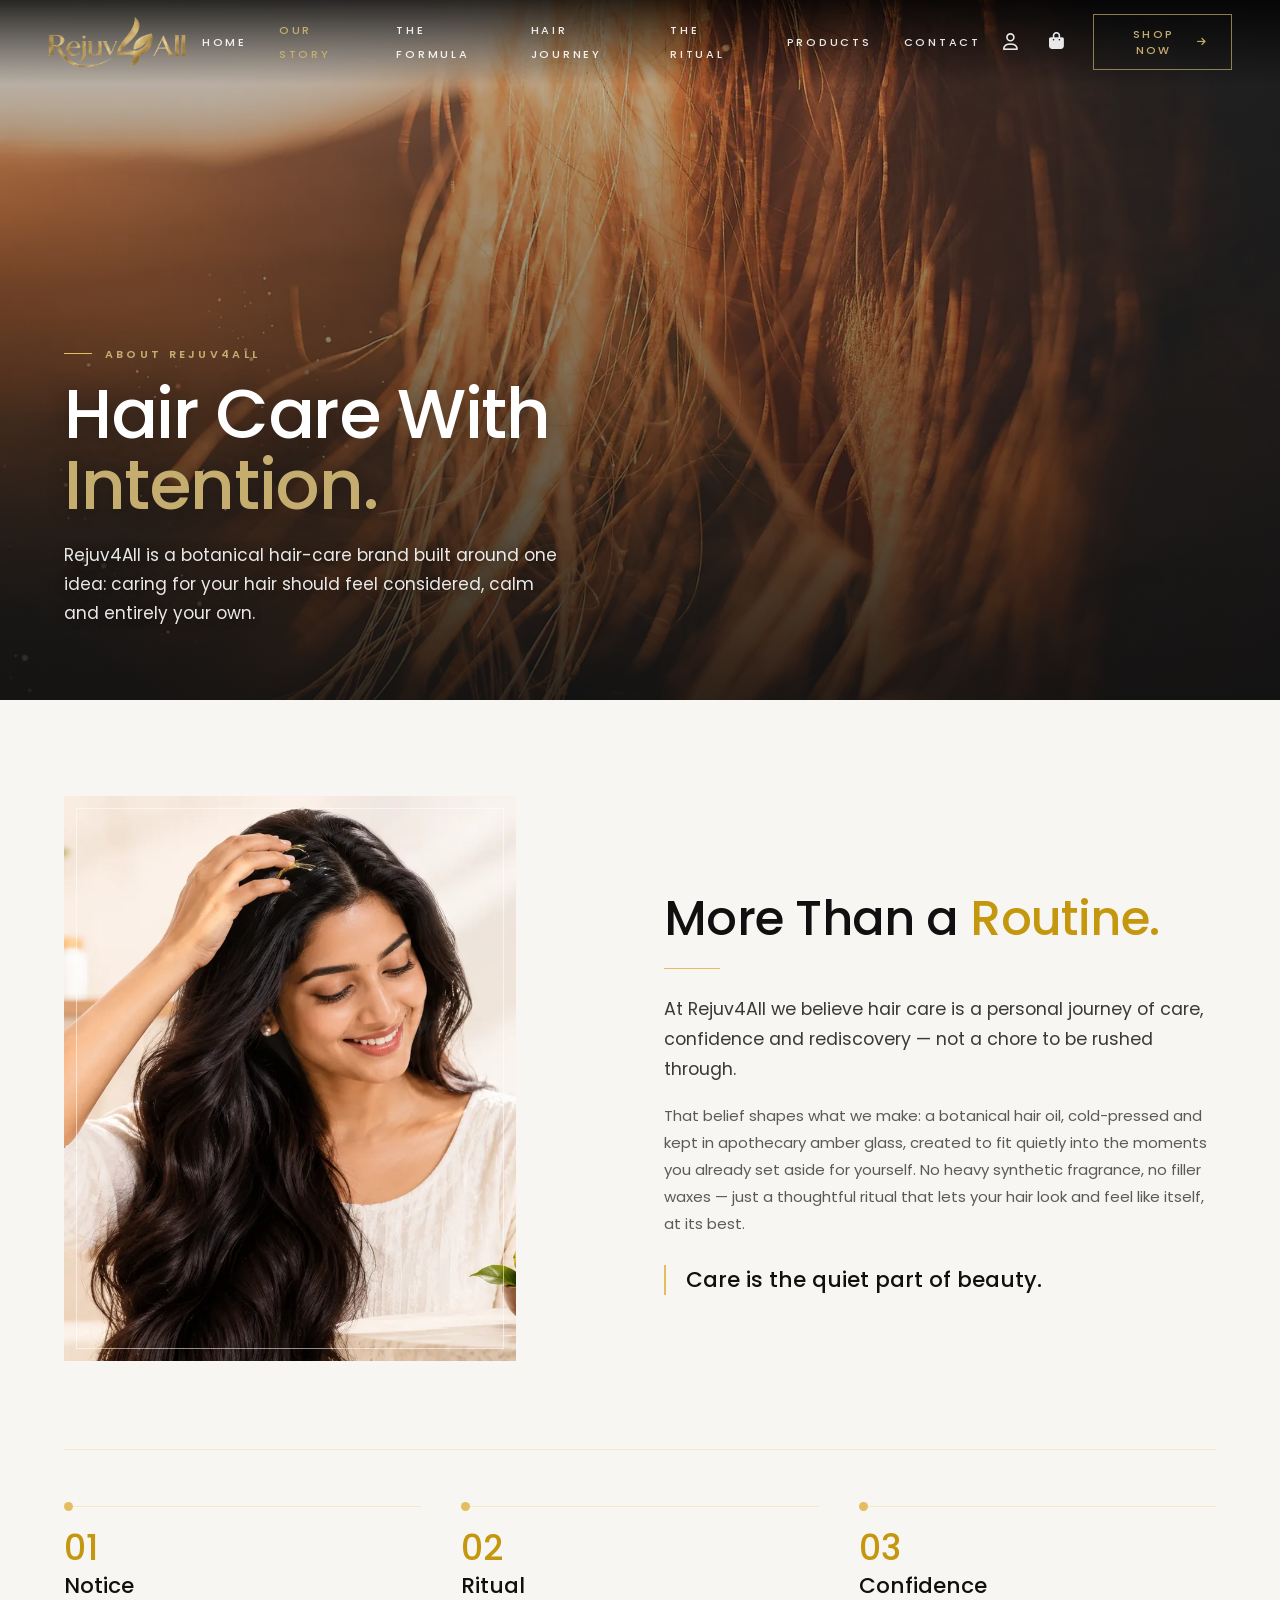
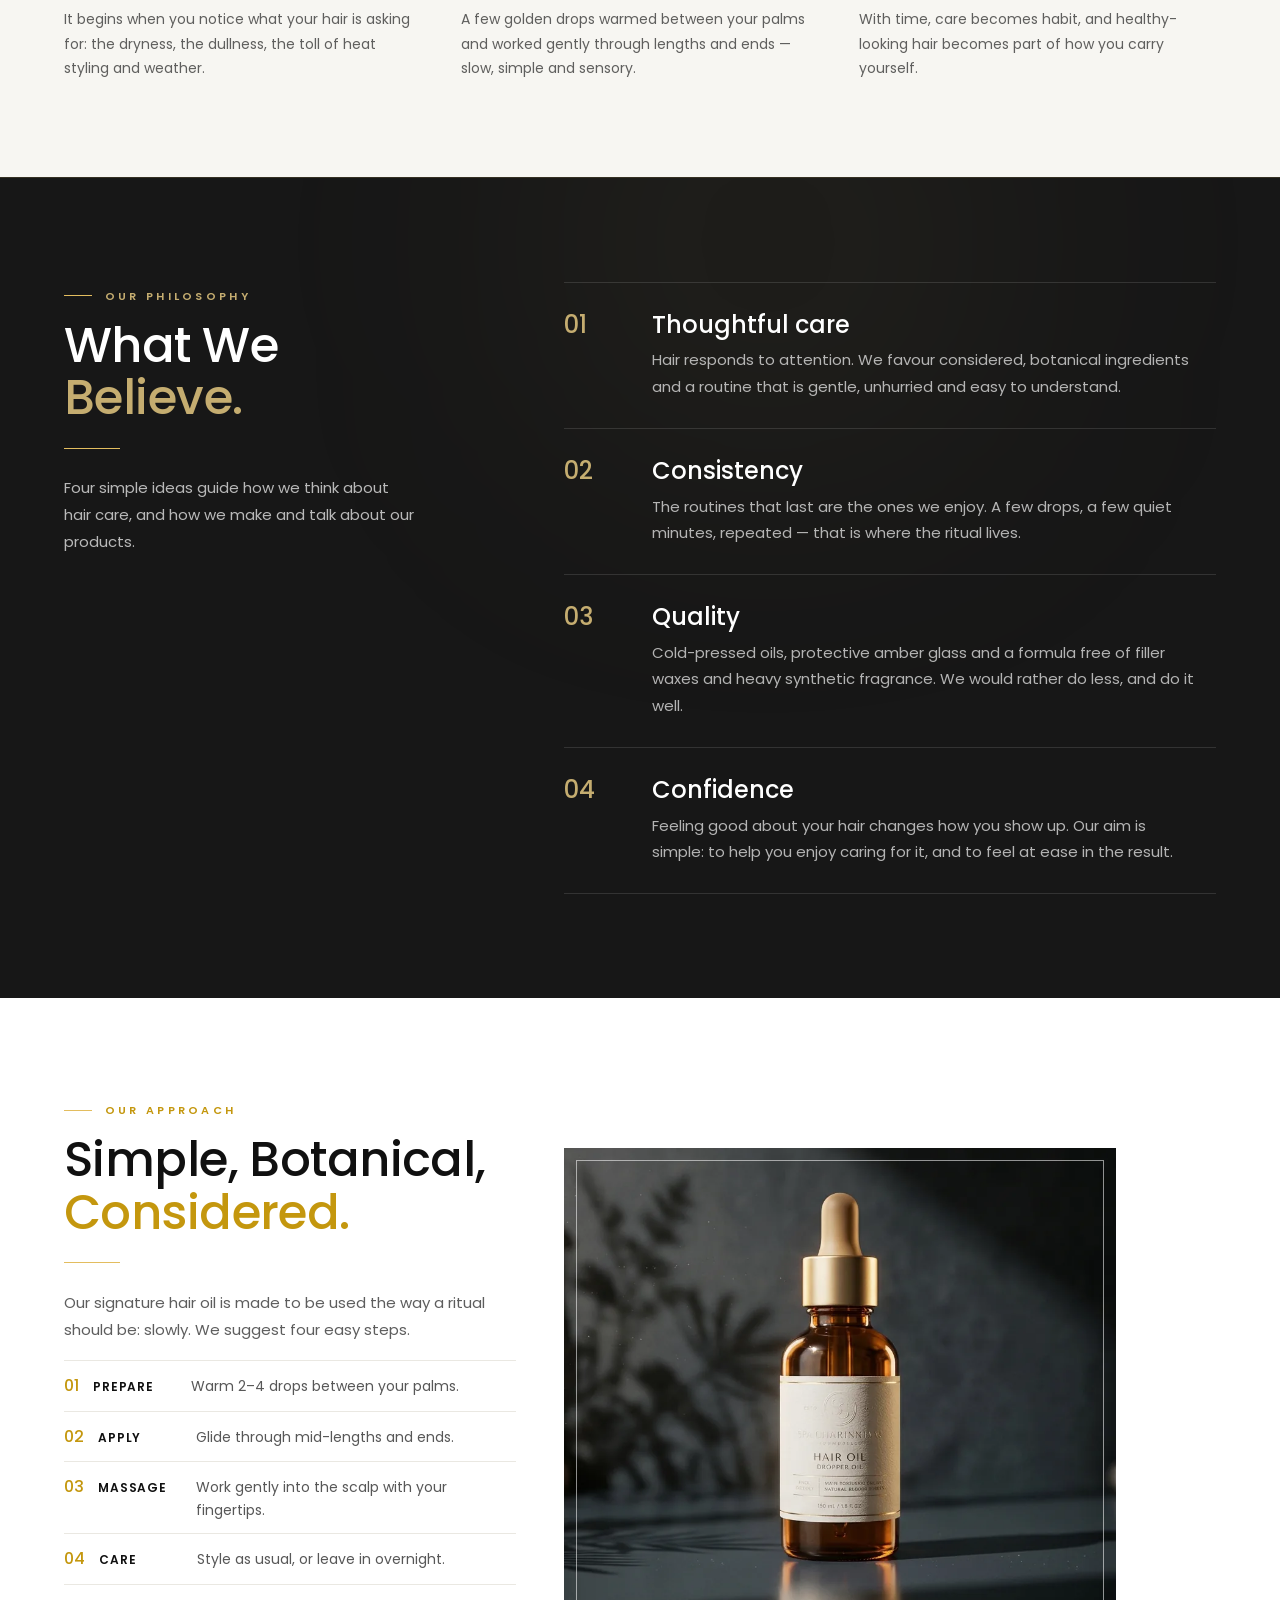
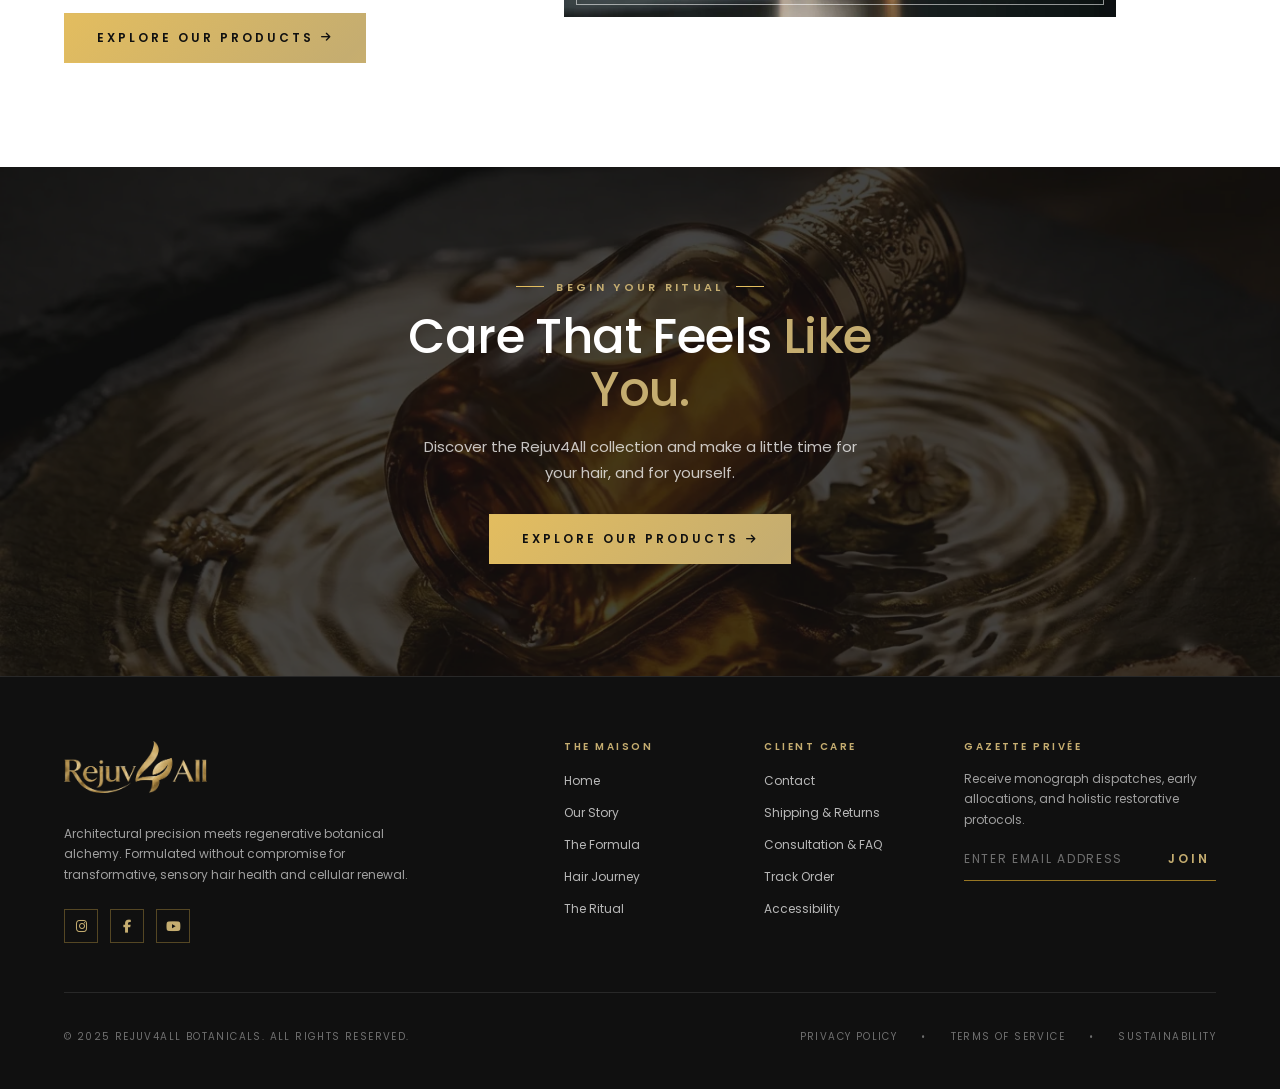
<file: about.html>
<!DOCTYPE html>
<html lang="en">
<head>
  <meta charset="utf-8">
  <meta name="viewport" content="width=device-width, initial-scale=1">
  <title>About Us — Rejuv4All</title>
  <meta name="description" content="The story and philosophy behind Rejuv4All, a botanical hair-care brand built around considered, personal care.">
  <script>document.documentElement.classList.add('ab-js');</script>

  <link rel="preconnect" href="https://fonts.googleapis.com">
  <link rel="preconnect" href="https://fonts.gstatic.com" crossorigin>
  <link href="https://fonts.googleapis.com/css2?family=Newsreader:ital,opsz,wght@0,6..72,300;0,6..72,400;0,6..72,500;1,6..72,400;1,6..72,500&family=Poppins:wght@400;500;600&family=Roboto:wght@300;500&display=swap" rel="stylesheet">
  <link href="https://cdn.jsdelivr.net/npm/bootstrap@5.3.3/dist/css/bootstrap.min.css" rel="stylesheet">
  <link href="https://cdnjs.cloudflare.com/ajax/libs/font-awesome/6.5.2/css/all.min.css" rel="stylesheet">
  <link href="home.css" rel="stylesheet">
  <link href="profile-menu.css" rel="stylesheet">
  <link href="pages.css" rel="stylesheet">
  <link href="about.css" rel="stylesheet">
</head>
<body class="page-about">

<!-- ============ NAVBAR (same as the other pages) ============ -->
<header class="site-header" id="site-header">
  <a class="site-logo" href="index.html" aria-label="Rejuv4All home">
    <img src="assets/images/web/logo_transparent.png" alt="Rejuv4All" width="700" height="254">
  </a>

  <nav class="site-nav d-none d-lg-flex" aria-label="Primary">
    <a href="index.html">Home</a>
    <a href="about.html" class="is-current" aria-current="page">Our Story</a>
    <a href="index.html#formula">The Formula</a>
    <a href="index.html#goals">Hair Journey</a>
    <a href="index.html#ritual">The Ritual</a>
    <a href="products.html">Products</a>
    <a href="contact.html">Contact</a>
  </nav>

  <div class="site-tools">
    <div class="profile-menu" data-profile-menu>
      <button class="icon-btn profile-btn" type="button" aria-label="Account menu" aria-haspopup="true" aria-expanded="false" aria-controls="profile-dropdown">
        <i class="fa-regular fa-user" aria-hidden="true"></i>
      </button>
      <div class="profile-dropdown" id="profile-dropdown">
        <ul>
          <li><a href="login.html"><i class="fa-regular fa-user" aria-hidden="true"></i>Login</a></li>
          <li><a class="profile-orders" href="orders.html"><i class="fa-solid fa-bag-shopping" aria-hidden="true"></i>Orders</a></li>
        </ul>
      </div>
    </div>
    <a class="icon-btn cart-link" href="cart.html" aria-label="Cart">
      <i class="fa-solid fa-bag-shopping"></i>
      <span class="cart-count" id="cart-count" hidden>0</span>
    </a>
    <a class="btn-gold nav-cta" href="index.html#shop">Shop Now<i class="fa-solid fa-arrow-right btn-ico btn-ico--after" aria-hidden="true"></i></a>
    <button class="icon-btn d-lg-none" type="button" id="mobile-menu-btn" aria-label="Open navigation menu" aria-controls="mobile-nav" aria-expanded="false">
      <i class="fa-solid fa-bars"></i>
    </button>
  </div>
</header>

<div class="drawer-backdrop" id="drawer-backdrop" aria-hidden="true"></div>
<aside class="drawer" id="mobile-nav" role="dialog" aria-modal="true" aria-label="Site navigation" aria-hidden="true">
  <div class="drawer-head">
    <a class="drawer-logo" href="index.html" aria-label="Rejuv4All home"><img src="assets/images/web/logo_transparent.png" alt="Rejuv4All" width="700" height="254"></a>
    <button type="button" class="drawer-close" id="mobile-close-btn" aria-label="Close navigation menu"><i class="fa-solid fa-xmark" aria-hidden="true"></i></button>
  </div>
  <nav class="drawer-nav" aria-label="Mobile">
    <a href="index.html">Home</a>
    <a href="about.html">Our Story</a>
    <a href="index.html#goals">Hair Journey</a>
    <a href="index.html#shop">The Signature Elixir</a>
    <a href="index.html#ritual">The Ritual</a>
    <a href="products.html">Products</a>
    <a href="index.html#formula">The Formula</a>
    <a href="contact.html">Contact</a>
  </nav>
  <div class="drawer-foot">
    <a class="btn-gold btn-block" href="index.html#shop">Shop Now</a>
    <a class="drawer-cart" href="cart.html"><i class="fa-solid fa-bag-shopping" aria-hidden="true"></i><span>Cart</span><span class="drawer-cart-count" id="drawer-cart-count" hidden>0</span></a>
  </div>
</aside>

<main>
<!-- 1 · Hero -->
<section class="ab-hero">
  <picture class="ab-hero__bg">
    <source media="(max-width: 767.98px)" srcset="assets/images/web/about_hero_hair_m.webp">
    <img src="assets/images/web/about_hero_hair.webp" alt="Sunlit strands of long, healthy hair glowing in warm golden light" width="1600" height="900" fetchpriority="high">
  </picture>
  <div class="container-xl ab-hero__inner">
    <span class="ab-eyebrow ab-eyebrow--light ab-in" data-ab>About Rejuv4All</span>
    <h1 class="ab-hero__title ab-in" data-ab data-delay="1">Hair Care With <em>Intention.</em></h1>
    <p class="ab-hero__text ab-in" data-ab data-delay="2">Rejuv4All is a botanical hair-care brand built around one idea: caring for your hair should feel considered, calm and entirely your own.</p>
  </div>
</section>

<!-- 2 · Our story -->
<section class="section section--ivory ab-story" id="story">
  <div class="container-xl section-pad">
    <div class="row g-5 align-items-center">
      <div class="col-lg-5">
        <figure class="ab-figure ab-reveal" data-ab>
          <img src="assets/images/web/about_story.webp" alt="Woman smiling as she massages hair oil into her scalp" width="753" height="941">
        </figure>
      </div>
      <div class="col-lg-6 offset-lg-1">
        <span class="ab-eyebrow ab-in" data-ab>Our Story</span>
        <h2 class="ab-h2 ab-in" data-ab data-delay="1">More Than a <em>Routine.</em></h2>
        <div class="ab-rule ab-in" data-ab data-delay="1"></div>
        <p class="ab-lead ab-in" data-ab data-delay="2">At Rejuv4All we believe hair care is a personal journey of care, confidence and rediscovery &mdash; not a chore to be rushed through.</p>
        <p class="ab-body ab-in" data-ab data-delay="2">That belief shapes what we make: a botanical hair oil, cold-pressed and kept in apothecary amber glass, created to fit quietly into the moments you already set aside for yourself. No heavy synthetic fragrance, no filler waxes &mdash; just a thoughtful ritual that lets your hair look and feel like itself, at its best.</p>
        <blockquote class="ab-quote ab-in" data-ab data-delay="3">Care is the quiet part of beauty.</blockquote>
      </div>
    </div>

    <!-- The journey -->
    <div class="ab-journey">
      <ol class="ab-steps">
        <li class="ab-in" data-ab>
          <span class="ab-steps__n">01</span>
          <h3>Notice</h3>
          <p>It begins when you notice what your hair is asking for: the dryness, the dullness, the toll of heat styling and weather.</p>
        </li>
        <li class="ab-in" data-ab data-delay="1">
          <span class="ab-steps__n">02</span>
          <h3>Ritual</h3>
          <p>A few golden drops warmed between your palms and worked gently through lengths and ends &mdash; slow, simple and sensory.</p>
        </li>
        <li class="ab-in" data-ab data-delay="2">
          <span class="ab-steps__n">03</span>
          <h3>Confidence</h3>
          <p>With time, care becomes habit, and healthy-looking hair becomes part of how you carry yourself.</p>
        </li>
      </ol>
    </div>
  </div>
</section>

<!-- 3 · Philosophy -->
<section class="section section--charcoal ab-philosophy">
  <div class="glow"></div>
  <div class="container-xl section-pad position-relative">
    <div class="row g-5">
      <div class="col-lg-4">
        <div class="ab-sticky">
          <span class="ab-eyebrow ab-eyebrow--light ab-in" data-ab>Our Philosophy</span>
          <h2 class="ab-h2 ab-h2--light ab-in" data-ab data-delay="1">What We <em>Believe.</em></h2>
          <div class="ab-rule ab-in" data-ab data-delay="1"></div>
          <p class="ab-body ab-body--light ab-in" data-ab data-delay="2">Four simple ideas guide how we think about hair care, and how we make and talk about our products.</p>
        </div>
      </div>
      <div class="col-lg-7 offset-lg-1">
        <ul class="ab-beliefs">
          <li class="ab-in" data-ab>
            <span class="ab-beliefs__n">01</span>
            <div><h3>Thoughtful care</h3><p>Hair responds to attention. We favour considered, botanical ingredients and a routine that is gentle, unhurried and easy to understand.</p></div>
          </li>
          <li class="ab-in" data-ab data-delay="1">
            <span class="ab-beliefs__n">02</span>
            <div><h3>Consistency</h3><p>The routines that last are the ones we enjoy. A few drops, a few quiet minutes, repeated &mdash; that is where the ritual lives.</p></div>
          </li>
          <li class="ab-in" data-ab data-delay="2">
            <span class="ab-beliefs__n">03</span>
            <div><h3>Quality</h3><p>Cold-pressed oils, protective amber glass and a formula free of filler waxes and heavy synthetic fragrance. We would rather do less, and do it well.</p></div>
          </li>
          <li class="ab-in" data-ab data-delay="3">
            <span class="ab-beliefs__n">04</span>
            <div><h3>Confidence</h3><p>Feeling good about your hair changes how you show up. Our aim is simple: to help you enjoy caring for it, and to feel at ease in the result.</p></div>
          </li>
        </ul>
      </div>
    </div>
  </div>
</section>

<!-- 4 · Our approach / product -->
<section class="section section--white ab-approach">
  <div class="container-xl section-pad">
    <div class="row g-5 align-items-center">
      <div class="col-lg-6 order-lg-2">
        <figure class="ab-figure ab-figure--wide ab-reveal" data-ab>
          <img src="assets/images/web/hero_slide3.webp" alt="The Rejuv4All amber glass dropper bottle with a gold collar" width="1376" height="768">
        </figure>
      </div>
      <div class="col-lg-5 order-lg-1">
        <span class="ab-eyebrow ab-in" data-ab>Our Approach</span>
        <h2 class="ab-h2 ab-in" data-ab data-delay="1">Simple, Botanical, <em>Considered.</em></h2>
        <div class="ab-rule ab-in" data-ab data-delay="1"></div>
        <p class="ab-body ab-in" data-ab data-delay="2">Our signature hair oil is made to be used the way a ritual should be: slowly. We suggest four easy steps.</p>
        <ol class="ab-ritual ab-in" data-ab data-delay="2">
          <li><strong>Prepare</strong> Warm 2&ndash;4 drops between your palms.</li>
          <li><strong>Apply</strong> Glide through mid-lengths and ends.</li>
          <li><strong>Massage</strong> Work gently into the scalp with your fingertips.</li>
          <li><strong>Care</strong> Style as usual, or leave in overnight.</li>
        </ol>
        <a class="btn-gold ab-btn ab-in" data-ab data-delay="3" href="products.html">Explore Our Products<i class="fa-solid fa-arrow-right btn-ico btn-ico--after" aria-hidden="true"></i></a>
      </div>
    </div>
  </div>
</section>

<!-- 5 · Closing -->
<section class="ab-closing">
  <img class="ab-closing__bg" src="assets/images/web/hero_slide2.webp" alt="" loading="lazy" width="1376" height="768">
  <div class="container-xl ab-closing__inner">
    <span class="ab-eyebrow ab-eyebrow--light ab-eyebrow--center ab-in" data-ab>Begin Your Ritual</span>
    <h2 class="ab-h2 ab-h2--light ab-closing__title ab-in" data-ab data-delay="1">Care That Feels <em>Like You.</em></h2>
    <p class="ab-closing__text ab-in" data-ab data-delay="2">Discover the Rejuv4All collection and make a little time for your hair, and for yourself.</p>
    <a class="btn-gold ab-btn ab-in" data-ab data-delay="3" href="products.html">Explore Our Products<i class="fa-solid fa-arrow-right btn-ico btn-ico--after" aria-hidden="true"></i></a>
  </div>
</section>
</main>

<!-- ============ FOOTER (same as the other pages) ============ -->
<footer class="site-footer">
  <div class="container-xl footer-pad">
    <div class="row g-5 mb-5">
      <div class="col-md-6 col-lg-4">
        <a href="index.html" class="d-inline-block mb-4"><img src="assets/images/web/logo_transparent.png" alt="Rejuv4All" class="footer-logo" width="700" height="254" loading="lazy"></a>
        <p class="foot-copy">Architectural precision meets regenerative botanical alchemy. Formulated without compromise for transformative, sensory hair health and cellular renewal.</p>
        <div class="socials">
          <a href="#" aria-label="Instagram (link to be added)"><i class="fa-brands fa-instagram"></i></a>
          <a href="#" aria-label="Facebook (link to be added)"><i class="fa-brands fa-facebook-f"></i></a>
          <a href="#" aria-label="YouTube (link to be added)"><i class="fa-brands fa-youtube"></i></a>
        </div>
      </div>
      <div class="col-6 col-md-3 col-lg-2 offset-lg-1">
        <h4>The Maison</h4>
        <ul>
          <li><a href="index.html">Home</a></li><li><a href="index.html#story">Our Story</a></li><li><a href="index.html#formula">The Formula</a></li><li><a href="index.html#goals">Hair Journey</a></li><li><a href="index.html#ritual">The Ritual</a></li>
        </ul>
      </div>
      <div class="col-6 col-md-3 col-lg-2">
        <h4>Client Care</h4>
        <ul>
          <li><a href="contact.html">Contact</a></li><li><a href="index.html#faq">Shipping &amp; Returns</a></li><li><a href="index.html#faq">Consultation &amp; FAQ</a></li><li><a href="index.html#shop">Track Order</a></li><li><a href="#">Accessibility</a></li>
        </ul>
      </div>
      <div class="col-md-12 col-lg-3">
        <h4>Gazette Privée</h4>
        <p class="foot-copy">Receive monograph dispatches, early allocations, and holistic restorative protocols.</p>
        <form class="newsletter" id="newsletter-form">
          <input type="email" placeholder="ENTER EMAIL ADDRESS" required aria-label="Email address">
          <button type="submit">Join</button>
        </form>
        <p class="newsletter-msg" id="newsletter-msg" role="status" aria-live="polite"></p>
      </div>
    </div>
    <div class="foot-bar">
      <div>© 2025 REJUV4ALL BOTANICALS. ALL RIGHTS RESERVED.</div>
      <div class="foot-links"><a href="#">PRIVACY POLICY</a><span>•</span><a href="#">TERMS OF SERVICE</a><span>•</span><a href="#">SUSTAINABILITY</a></div>
    </div>
  </div>
</footer>

<script src="https://cdn.jsdelivr.net/npm/bootstrap@5.3.3/dist/js/bootstrap.bundle.min.js"></script>
<script src="home.js"></script>
<script src="profile-menu.js"></script>
<script src="about.js"></script>
</body>
</html>
</file>
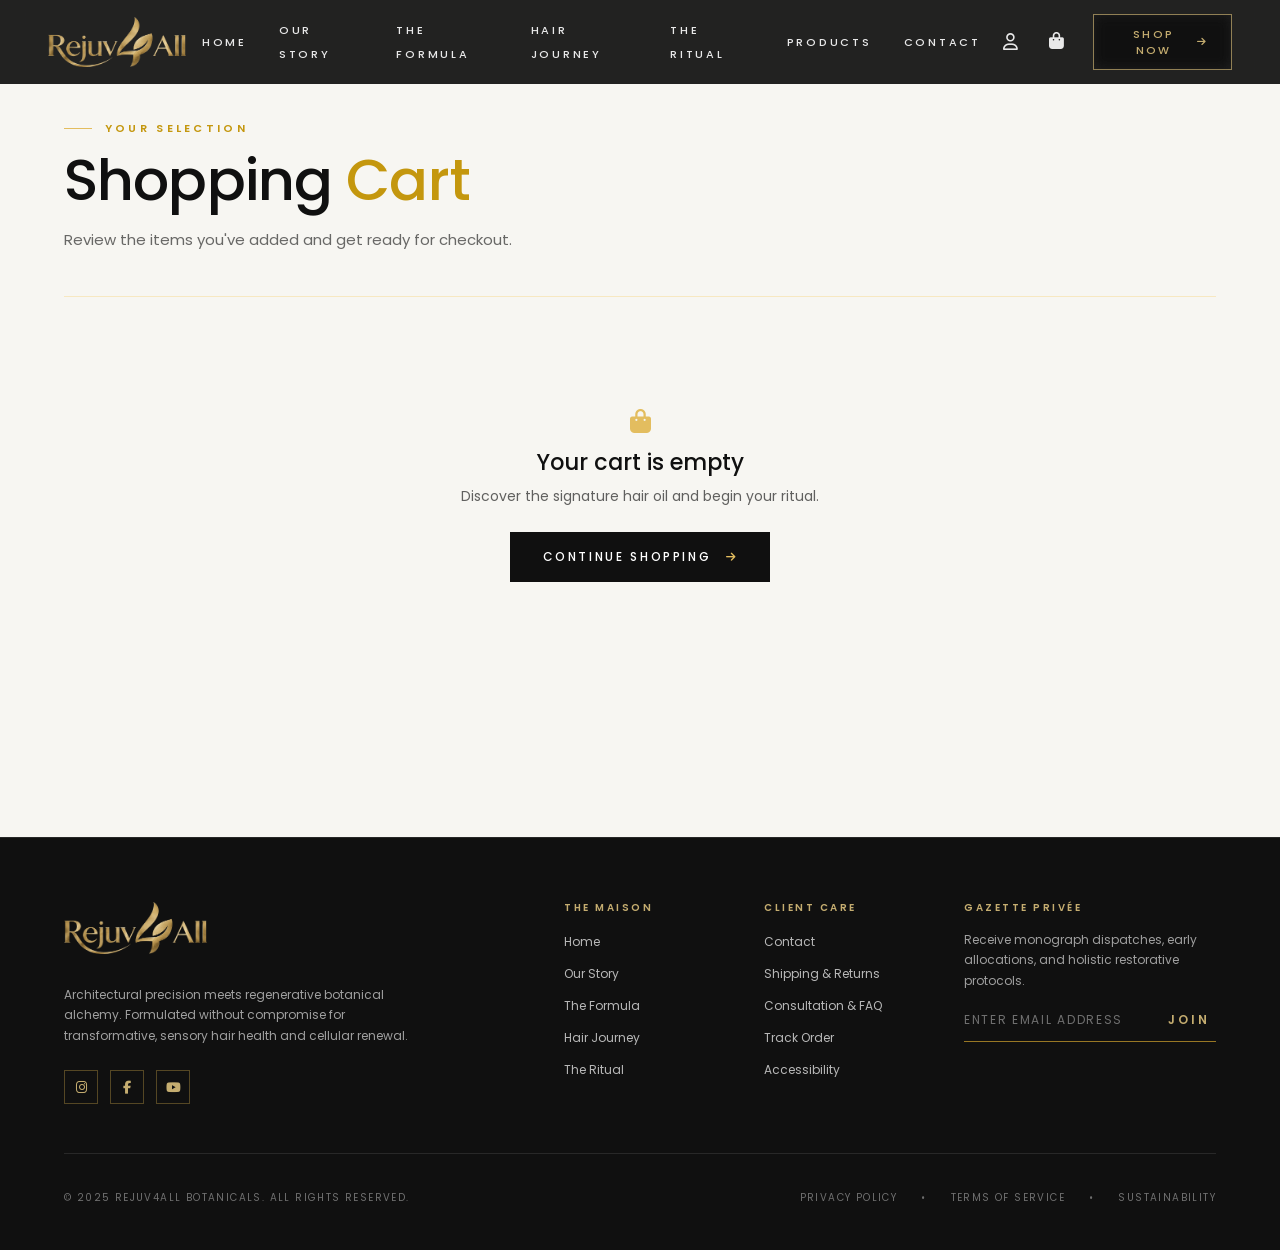
<file: cart.html>
<!DOCTYPE html>
<html lang="en">
<head>
  <meta charset="utf-8">
  <meta name="viewport" content="width=device-width, initial-scale=1">
  <title>Your Cart — Rejuv4All</title>
  <meta name="description" content="Review your Rejuv4All cart.">

  <link rel="preconnect" href="https://fonts.googleapis.com">
  <link rel="preconnect" href="https://fonts.gstatic.com" crossorigin>
  <link href="https://fonts.googleapis.com/css2?family=Newsreader:ital,opsz,wght@0,6..72,300;0,6..72,400;0,6..72,500;1,6..72,400;1,6..72,500&family=Poppins:wght@400;500;600&family=Roboto:wght@300;500&display=swap" rel="stylesheet">
  <link href="https://cdn.jsdelivr.net/npm/bootstrap@5.3.3/dist/css/bootstrap.min.css" rel="stylesheet">
  <link href="https://cdnjs.cloudflare.com/ajax/libs/font-awesome/6.5.2/css/all.min.css" rel="stylesheet">
  <link href="home.css" rel="stylesheet">
  <link href="profile-menu.css" rel="stylesheet">
  <link href="pages.css" rel="stylesheet">
  <link href="cart.css" rel="stylesheet">
</head>
<body class="page-inner page-cart">

<!-- ============ NAVBAR (same as the homepage) ============ -->
<header class="site-header" id="site-header">
  <a class="site-logo" href="index.html" aria-label="Rejuv4All home">
    <img src="assets/images/web/logo_transparent.png" alt="Rejuv4All" width="700" height="254">
  </a>

  <nav class="site-nav d-none d-lg-flex" aria-label="Primary">
    <a href="index.html">Home</a>
    <a href="about.html">Our Story</a>
    <a href="index.html#formula">The Formula</a>
    <a href="index.html#goals">Hair Journey</a>
    <a href="index.html#ritual">The Ritual</a>
    <a href="products.html">Products</a>
    <a href="contact.html">Contact</a>
  </nav>

  <div class="site-tools">
    <div class="profile-menu" data-profile-menu>
      <button class="icon-btn profile-btn" type="button" aria-label="Account menu" aria-haspopup="true" aria-expanded="false" aria-controls="profile-dropdown">
        <i class="fa-regular fa-user" aria-hidden="true"></i>
      </button>
      <div class="profile-dropdown" id="profile-dropdown">
        <ul>
          <li><a href="login.html"><i class="fa-regular fa-user" aria-hidden="true"></i>Login</a></li>
          <li><a class="profile-orders" href="orders.html"><i class="fa-solid fa-bag-shopping" aria-hidden="true"></i>Orders</a></li>
        </ul>
      </div>
    </div>
    <a class="icon-btn cart-link" href="cart.html" aria-label="Cart">
      <i class="fa-solid fa-bag-shopping"></i>
      <span class="cart-count" id="cart-count" hidden>0</span>
    </a>
    <a class="btn-gold nav-cta" href="index.html#shop">Shop Now<i class="fa-solid fa-arrow-right btn-ico btn-ico--after" aria-hidden="true"></i></a>
    <button class="icon-btn d-lg-none" type="button" id="mobile-menu-btn" aria-label="Open navigation menu" aria-controls="mobile-nav" aria-expanded="false">
      <i class="fa-solid fa-bars"></i>
    </button>
  </div>
</header>

<div class="drawer-backdrop" id="drawer-backdrop" aria-hidden="true"></div>
<aside class="drawer" id="mobile-nav" role="dialog" aria-modal="true" aria-label="Site navigation" aria-hidden="true">
  <div class="drawer-head">
    <a class="drawer-logo" href="index.html" aria-label="Rejuv4All home"><img src="assets/images/web/logo_transparent.png" alt="Rejuv4All" width="700" height="254"></a>
    <button type="button" class="drawer-close" id="mobile-close-btn" aria-label="Close navigation menu"><i class="fa-solid fa-xmark" aria-hidden="true"></i></button>
  </div>
  <nav class="drawer-nav" aria-label="Mobile">
    <a href="index.html">Home</a>
    <a href="about.html">Our Story</a>
    <a href="index.html#goals">Hair Journey</a>
    <a href="index.html#shop">The Signature Elixir</a>
    <a href="index.html#ritual">The Ritual</a>
    <a href="products.html">Products</a>
    <a href="index.html#formula">The Formula</a>
    <a href="contact.html">Contact</a>
  </nav>
  <div class="drawer-foot">
    <a class="btn-gold btn-block" href="index.html#shop">Shop Now</a>
    <a class="drawer-cart" href="cart.html"><i class="fa-solid fa-bag-shopping" aria-hidden="true"></i><span>Cart</span><span class="drawer-cart-count" id="drawer-cart-count" hidden>0</span></a>
  </div>
</aside>

<main>
<section class="intro">
  <div class="container-xl page-wrap">
    <span class="intro__eyebrow">Your selection</span>
    <h1 class="intro__title">Shopping <span class="accent">Cart</span></h1>
    <p class="intro__text">Review the items you've added and get ready for checkout.</p>
    <div class="intro__rule" aria-hidden="true"></div>
  </div>
</section>

<div class="page-main" id="cart-app">
  <div class="container-xl page-wrap">
    <noscript><p class="cart-note">Please enable JavaScript to view your cart.</p></noscript>

    <div id="cart-filled" hidden>
      <div class="cart-grid">
        <div class="cart-grid__items">
          <div class="cart-list">
            <div class="cart-head" aria-hidden="true"><span>Product</span><span>Quantity</span><span>Subtotal</span></div>
            <ul class="cart-items" id="cart-items"></ul>
          </div>
        </div>
        <aside class="summary" aria-label="Order summary">
            <h2 class="summary-title">Order Summary</h2>
            <dl class="summary-rows">
              <div><dt>Subtotal</dt><dd id="sum-subtotal">$0.00</dd></div>
              <div><dt>Shipping</dt><dd>Complimentary</dd></div>
              <div class="summary-total"><dt>Total</dt><dd id="sum-total">$0.00</dd></div>
            </dl>
            <button type="button" class="btn-ink btn-ink--block" id="checkout-btn"><span>Proceed to Checkout</span><i class="fa-solid fa-arrow-right" aria-hidden="true"></i></button>
            <p class="summary-msg" id="checkout-msg" role="status" aria-live="polite"></p>
            <p class="summary-assure"><i class="fa-solid fa-lock" aria-hidden="true"></i> Secure payments powered by Razorpay</p>
          </aside>
        <a class="continue-link" href="index.html#shop"><i class="fa-solid fa-arrow-left" aria-hidden="true"></i> Continue Shopping</a>
      </div>
    </div>

    <div id="cart-empty" class="cart-empty" hidden>
      <i class="fa-solid fa-bag-shopping" aria-hidden="true"></i>
      <h2>Your cart is empty</h2>
      <p>Discover the signature hair oil and begin your ritual.</p>
      <a class="btn-ink" href="index.html#shop"><span>Continue Shopping</span><i class="fa-solid fa-arrow-right" aria-hidden="true"></i></a>
    </div>

    <p class="visually-hidden" id="cart-live" role="status" aria-live="polite"></p>
  </div>
</div>
</main>

<!-- ============ FOOTER (same as the homepage) ============ -->
<footer class="site-footer">
  <div class="container-xl footer-pad">
    <div class="row g-5 mb-5">
      <div class="col-md-6 col-lg-4">
        <a href="index.html" class="d-inline-block mb-4"><img src="assets/images/web/logo_transparent.png" alt="Rejuv4All" class="footer-logo" width="700" height="254" loading="lazy"></a>
        <p class="foot-copy">Architectural precision meets regenerative botanical alchemy. Formulated without compromise for transformative, sensory hair health and cellular renewal.</p>
        <div class="socials">
          <a href="#" aria-label="Instagram (link to be added)"><i class="fa-brands fa-instagram"></i></a>
          <a href="#" aria-label="Facebook (link to be added)"><i class="fa-brands fa-facebook-f"></i></a>
          <a href="#" aria-label="YouTube (link to be added)"><i class="fa-brands fa-youtube"></i></a>
        </div>
      </div>
      <div class="col-6 col-md-3 col-lg-2 offset-lg-1">
        <h4>The Maison</h4>
        <ul>
          <li><a href="index.html">Home</a></li><li><a href="index.html#story">Our Story</a></li><li><a href="index.html#formula">The Formula</a></li><li><a href="index.html#goals">Hair Journey</a></li><li><a href="index.html#ritual">The Ritual</a></li>
        </ul>
      </div>
      <div class="col-6 col-md-3 col-lg-2">
        <h4>Client Care</h4>
        <ul>
          <li><a href="contact.html">Contact</a></li><li><a href="index.html#faq">Shipping &amp; Returns</a></li><li><a href="index.html#faq">Consultation &amp; FAQ</a></li><li><a href="index.html#shop">Track Order</a></li><li><a href="#">Accessibility</a></li>
        </ul>
      </div>
      <div class="col-md-12 col-lg-3">
        <h4>Gazette Privée</h4>
        <p class="foot-copy">Receive monograph dispatches, early allocations, and holistic restorative protocols.</p>
        <form class="newsletter" id="newsletter-form">
          <input type="email" placeholder="ENTER EMAIL ADDRESS" required aria-label="Email address">
          <button type="submit">Join</button>
        </form>
        <p class="newsletter-msg" id="newsletter-msg" role="status" aria-live="polite"></p>
      </div>
    </div>
    <div class="foot-bar">
      <div>© 2025 REJUV4ALL BOTANICALS. ALL RIGHTS RESERVED.</div>
      <div class="foot-links"><a href="#">PRIVACY POLICY</a><span>•</span><a href="#">TERMS OF SERVICE</a><span>•</span><a href="#">SUSTAINABILITY</a></div>
    </div>
  </div>
</footer>

<script src="https://cdn.jsdelivr.net/npm/bootstrap@5.3.3/dist/js/bootstrap.bundle.min.js"></script>
<script src="home.js"></script>
<script src="profile-menu.js"></script>
<script src="cart.js"></script>
</body>
</html>
</file>
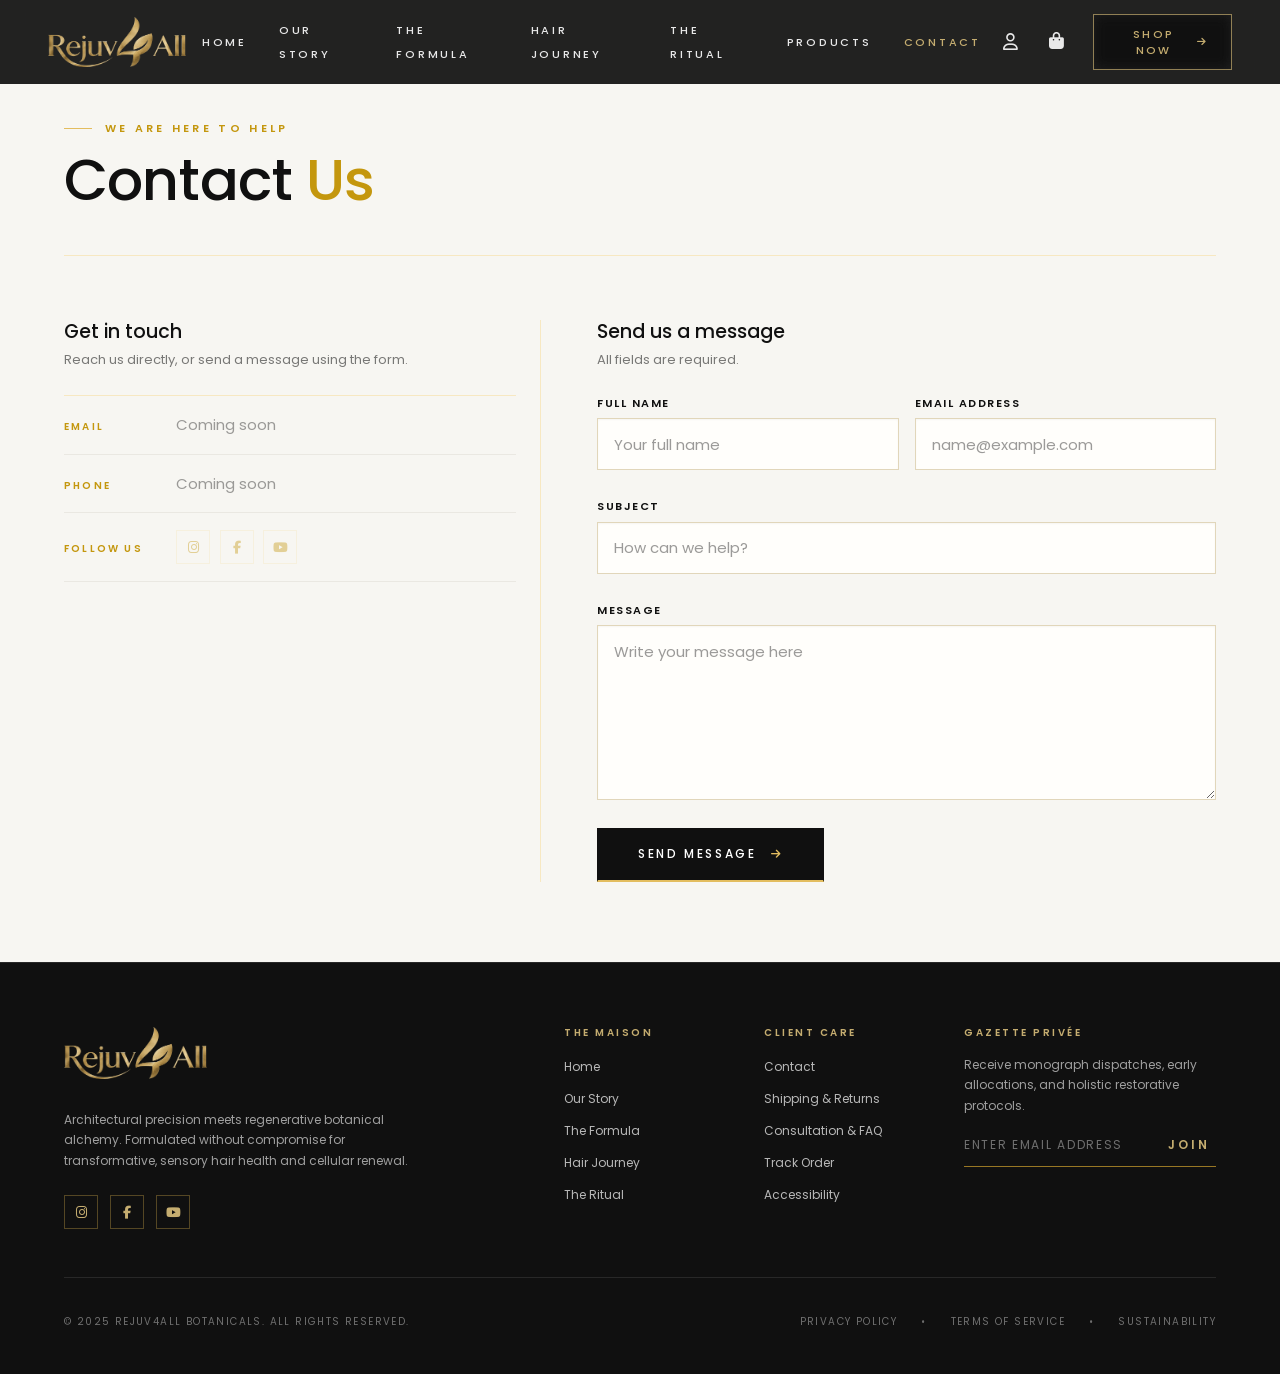
<file: contact.html>
<!DOCTYPE html>
<html lang="en">
<head>
  <meta charset="utf-8">
  <meta name="viewport" content="width=device-width, initial-scale=1">
  <title>Contact — Rejuv4All</title>
  <meta name="description" content="Get in touch with the Rejuv4All team.">

  <link rel="preconnect" href="https://fonts.googleapis.com">
  <link rel="preconnect" href="https://fonts.gstatic.com" crossorigin>
  <link href="https://fonts.googleapis.com/css2?family=Newsreader:ital,opsz,wght@0,6..72,300;0,6..72,400;0,6..72,500;1,6..72,400;1,6..72,500&family=Poppins:wght@400;500;600&family=Roboto:wght@300;500&display=swap" rel="stylesheet">
  <link href="https://cdn.jsdelivr.net/npm/bootstrap@5.3.3/dist/css/bootstrap.min.css" rel="stylesheet">
  <link href="https://cdnjs.cloudflare.com/ajax/libs/font-awesome/6.5.2/css/all.min.css" rel="stylesheet">
  <link href="home.css" rel="stylesheet">
  <link href="profile-menu.css" rel="stylesheet">
  <link href="pages.css" rel="stylesheet">
  <link href="contact.css" rel="stylesheet">
</head>
<body class="page-inner page-contact">

<!-- ============ NAVBAR (same as the homepage) ============ -->
<header class="site-header" id="site-header">
  <a class="site-logo" href="index.html" aria-label="Rejuv4All home">
    <img src="assets/images/web/logo_transparent.png" alt="Rejuv4All" width="700" height="254">
  </a>

  <nav class="site-nav d-none d-lg-flex" aria-label="Primary">
    <a href="index.html">Home</a>
    <a href="about.html">Our Story</a>
    <a href="index.html#formula">The Formula</a>
    <a href="index.html#goals">Hair Journey</a>
    <a href="index.html#ritual">The Ritual</a>
    <a href="products.html">Products</a>
    <a href="contact.html" class="is-current" aria-current="page">Contact</a>
  </nav>

  <div class="site-tools">
    <div class="profile-menu" data-profile-menu>
      <button class="icon-btn profile-btn" type="button" aria-label="Account menu" aria-haspopup="true" aria-expanded="false" aria-controls="profile-dropdown">
        <i class="fa-regular fa-user" aria-hidden="true"></i>
      </button>
      <div class="profile-dropdown" id="profile-dropdown">
        <ul>
          <li><a href="login.html"><i class="fa-regular fa-user" aria-hidden="true"></i>Login</a></li>
          <li><a class="profile-orders" href="orders.html"><i class="fa-solid fa-bag-shopping" aria-hidden="true"></i>Orders</a></li>
        </ul>
      </div>
    </div>
    <a class="icon-btn cart-link" href="cart.html" aria-label="Cart">
      <i class="fa-solid fa-bag-shopping"></i>
      <span class="cart-count" id="cart-count" hidden>0</span>
    </a>
    <a class="btn-gold nav-cta" href="index.html#shop">Shop Now<i class="fa-solid fa-arrow-right btn-ico btn-ico--after" aria-hidden="true"></i></a>
    <button class="icon-btn d-lg-none" type="button" id="mobile-menu-btn" aria-label="Open navigation menu" aria-controls="mobile-nav" aria-expanded="false">
      <i class="fa-solid fa-bars"></i>
    </button>
  </div>
</header>

<div class="drawer-backdrop" id="drawer-backdrop" aria-hidden="true"></div>
<aside class="drawer" id="mobile-nav" role="dialog" aria-modal="true" aria-label="Site navigation" aria-hidden="true">
  <div class="drawer-head">
    <a class="drawer-logo" href="index.html" aria-label="Rejuv4All home"><img src="assets/images/web/logo_transparent.png" alt="Rejuv4All" width="700" height="254"></a>
    <button type="button" class="drawer-close" id="mobile-close-btn" aria-label="Close navigation menu"><i class="fa-solid fa-xmark" aria-hidden="true"></i></button>
  </div>
  <nav class="drawer-nav" aria-label="Mobile">
    <a href="index.html">Home</a>
    <a href="about.html">Our Story</a>
    <a href="index.html#goals">Hair Journey</a>
    <a href="index.html#shop">The Signature Elixir</a>
    <a href="index.html#ritual">The Ritual</a>
    <a href="products.html">Products</a>
    <a href="index.html#formula">The Formula</a>
    <a href="contact.html">Contact</a>
  </nav>
  <div class="drawer-foot">
    <a class="btn-gold btn-block" href="index.html#shop">Shop Now</a>
    <a class="drawer-cart" href="cart.html"><i class="fa-solid fa-bag-shopping" aria-hidden="true"></i><span>Cart</span><span class="drawer-cart-count" id="drawer-cart-count" hidden>0</span></a>
  </div>
</aside>

<main>
<section class="intro">
  <div class="container-xl page-wrap">
    <span class="intro__eyebrow">We are here to help</span>
    <h1 class="intro__title">Contact <span class="accent">Us</span></h1>
    <div class="intro__rule" aria-hidden="true"></div>
  </div>
</section>

<div class="page-main">
  <div class="container-xl page-wrap">
    <div class="row g-5">
      <div class="col-lg-5">
        <h2 class="block-title" id="get-in-touch">Get in touch</h2>
        <p class="block-note">Reach us directly, or send a message using the form.</p>
        <dl class="info-list" aria-label="Contact details">
          <div>
            <dt>Email</dt>
            <dd data-contact="email">Coming soon</dd>
          </div>
          <div>
            <dt>Phone</dt>
            <dd data-contact="phone">Coming soon</dd>
          </div>
          <div>
            <dt>Follow us</dt>
            <dd class="socials" id="contact-socials">
              <a href="#" data-social="instagram" aria-label="Instagram" aria-disabled="true"><i class="fa-brands fa-instagram"></i></a>
              <a href="#" data-social="facebook" aria-label="Facebook" aria-disabled="true"><i class="fa-brands fa-facebook-f"></i></a>
              <a href="#" data-social="youtube" aria-label="YouTube" aria-disabled="true"><i class="fa-brands fa-youtube"></i></a>
            </dd>
          </div>
        </dl>
      </div>

      <div class="col-lg-7 form-col">
        <h2 class="block-title" id="send-message">Send us a message</h2>
        <p class="block-note">All fields are required.</p>
        <form id="contact-form" class="contact-form" novalidate>
          <div class="row g-3">
            <div class="col-md-6 field">
              <label for="cf-name">Full name</label>
              <input type="text" id="cf-name" name="name" autocomplete="name" placeholder="Your full name" required aria-describedby="cf-name-err">
              <p class="field-error" id="cf-name-err"></p>
            </div>
            <div class="col-md-6 field">
              <label for="cf-email">Email address</label>
              <input type="email" id="cf-email" name="email" autocomplete="email" placeholder="name@example.com" required aria-describedby="cf-email-err">
              <p class="field-error" id="cf-email-err"></p>
            </div>
            <div class="col-12 field">
              <label for="cf-subject">Subject</label>
              <input type="text" id="cf-subject" name="subject" placeholder="How can we help?" required aria-describedby="cf-subject-err">
              <p class="field-error" id="cf-subject-err"></p>
            </div>
            <div class="col-12 field">
              <label for="cf-message">Message</label>
              <textarea id="cf-message" name="message" rows="6" placeholder="Write your message here" required minlength="10" aria-describedby="cf-message-err"></textarea>
              <p class="field-error" id="cf-message-err"></p>
            </div>
          </div>
          <!-- honeypot: real visitors never see or fill this -->
          <div class="hp-field" aria-hidden="true"><label for="cf-website">Website</label><input type="text" id="cf-website" name="website" tabindex="-1" autocomplete="off"></div>
          <button type="submit" class="btn-ink" id="contact-submit"><span>Send Message</span><i class="fa-solid fa-arrow-right" aria-hidden="true"></i></button>
          <p class="form-status" id="contact-status" role="status" aria-live="polite"></p>
        </form>
      </div>
    </div>
  </div>
</div>
</main>

<!-- ============ FOOTER (same as the homepage) ============ -->
<footer class="site-footer">
  <div class="container-xl footer-pad">
    <div class="row g-5 mb-5">
      <div class="col-md-6 col-lg-4">
        <a href="index.html" class="d-inline-block mb-4"><img src="assets/images/web/logo_transparent.png" alt="Rejuv4All" class="footer-logo" width="700" height="254" loading="lazy"></a>
        <p class="foot-copy">Architectural precision meets regenerative botanical alchemy. Formulated without compromise for transformative, sensory hair health and cellular renewal.</p>
        <div class="socials">
          <a href="#" aria-label="Instagram (link to be added)"><i class="fa-brands fa-instagram"></i></a>
          <a href="#" aria-label="Facebook (link to be added)"><i class="fa-brands fa-facebook-f"></i></a>
          <a href="#" aria-label="YouTube (link to be added)"><i class="fa-brands fa-youtube"></i></a>
        </div>
      </div>
      <div class="col-6 col-md-3 col-lg-2 offset-lg-1">
        <h4>The Maison</h4>
        <ul>
          <li><a href="index.html">Home</a></li><li><a href="index.html#story">Our Story</a></li><li><a href="index.html#formula">The Formula</a></li><li><a href="index.html#goals">Hair Journey</a></li><li><a href="index.html#ritual">The Ritual</a></li>
        </ul>
      </div>
      <div class="col-6 col-md-3 col-lg-2">
        <h4>Client Care</h4>
        <ul>
          <li><a href="contact.html">Contact</a></li><li><a href="index.html#faq">Shipping &amp; Returns</a></li><li><a href="index.html#faq">Consultation &amp; FAQ</a></li><li><a href="index.html#shop">Track Order</a></li><li><a href="#">Accessibility</a></li>
        </ul>
      </div>
      <div class="col-md-12 col-lg-3">
        <h4>Gazette Privée</h4>
        <p class="foot-copy">Receive monograph dispatches, early allocations, and holistic restorative protocols.</p>
        <form class="newsletter" id="newsletter-form">
          <input type="email" placeholder="ENTER EMAIL ADDRESS" required aria-label="Email address">
          <button type="submit">Join</button>
        </form>
        <p class="newsletter-msg" id="newsletter-msg" role="status" aria-live="polite"></p>
      </div>
    </div>
    <div class="foot-bar">
      <div>© 2025 REJUV4ALL BOTANICALS. ALL RIGHTS RESERVED.</div>
      <div class="foot-links"><a href="#">PRIVACY POLICY</a><span>•</span><a href="#">TERMS OF SERVICE</a><span>•</span><a href="#">SUSTAINABILITY</a></div>
    </div>
  </div>
</footer>

<script src="https://cdn.jsdelivr.net/npm/bootstrap@5.3.3/dist/js/bootstrap.bundle.min.js"></script>
<script src="home.js"></script>
<script src="profile-menu.js"></script>
<script src="contact.js"></script>
</body>
</html>
</file>
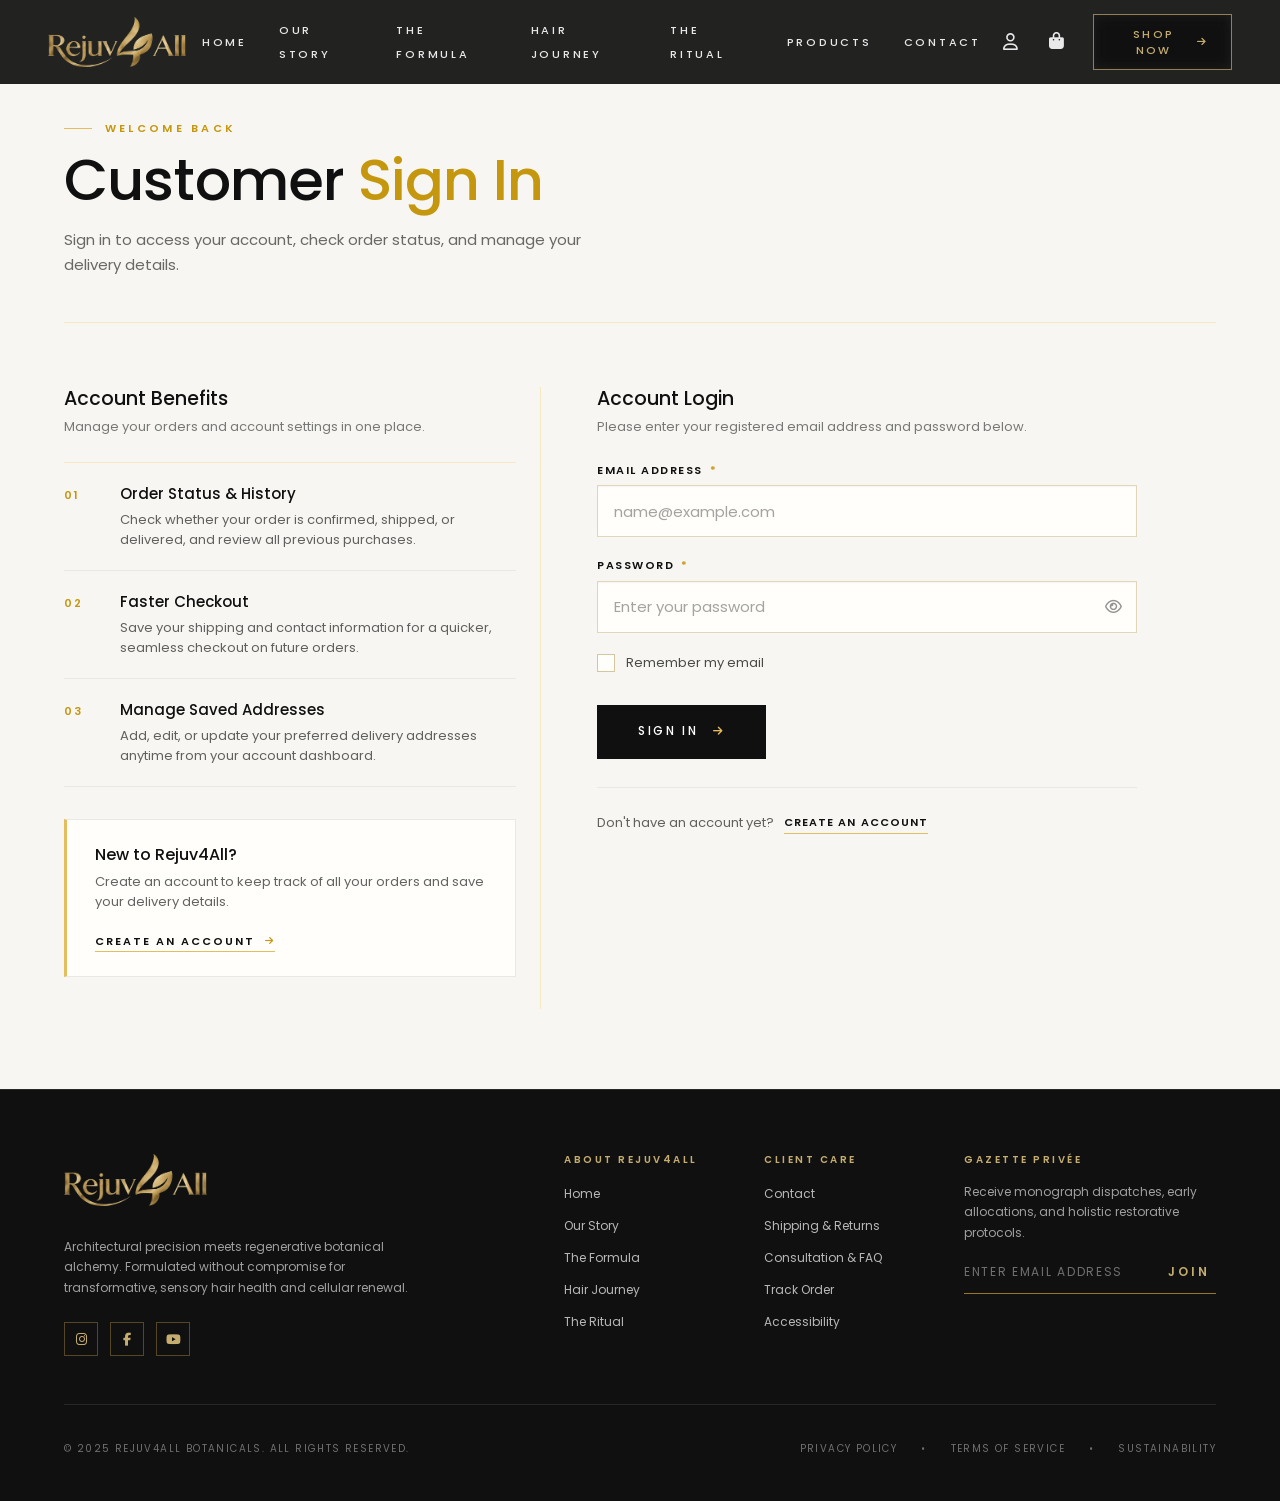
<file: login.html>
<!DOCTYPE html>
<html lang="en">
<head>
  <meta charset="utf-8">
  <meta name="viewport" content="width=device-width, initial-scale=1">
  <title>Sign In — Rejuv4All</title>
  <meta name="description" content="Sign in to your Rejuv4All account to check order status, view past purchases, and manage delivery details.">

  <link rel="preconnect" href="https://fonts.googleapis.com">
  <link rel="preconnect" href="https://fonts.gstatic.com" crossorigin>
  <link href="https://fonts.googleapis.com/css2?family=Newsreader:ital,opsz,wght@0,6..72,300;0,6..72,400;0,6..72,500;1,6..72,400;1,6..72,500&family=Poppins:wght@400;500;600&family=Roboto:wght@300;500&display=swap" rel="stylesheet">
  <link href="https://cdn.jsdelivr.net/npm/bootstrap@5.3.3/dist/css/bootstrap.min.css" rel="stylesheet">
  <link href="https://cdnjs.cloudflare.com/ajax/libs/font-awesome/6.5.2/css/all.min.css" rel="stylesheet">
  <link href="home.css" rel="stylesheet">
  <link href="profile-menu.css" rel="stylesheet">
  <link href="pages.css" rel="stylesheet">
  <link href="login.css" rel="stylesheet">
</head>
<body class="page-inner page-auth page-login">

<!-- ============ NAVBAR (same as the other pages) ============ -->
<header class="site-header" id="site-header">
  <a class="site-logo" href="index.html" aria-label="Rejuv4All home">
    <img src="assets/images/web/logo_transparent.png" alt="Rejuv4All" width="700" height="254">
  </a>

  <nav class="site-nav d-none d-lg-flex" aria-label="Primary">
    <a href="index.html">Home</a>
    <a href="about.html">Our Story</a>
    <a href="index.html#formula">The Formula</a>
    <a href="index.html#goals">Hair Journey</a>
    <a href="index.html#ritual">The Ritual</a>
    <a href="products.html">Products</a>
    <a href="contact.html">Contact</a>
  </nav>

  <div class="site-tools">
    <div class="profile-menu" data-profile-menu>
      <button class="icon-btn profile-btn" type="button" aria-label="Account menu" aria-haspopup="true" aria-expanded="false" aria-controls="profile-dropdown">
        <i class="fa-regular fa-user" aria-hidden="true"></i>
      </button>
      <div class="profile-dropdown" id="profile-dropdown">
        <ul>
          <li><a href="login.html"><i class="fa-regular fa-user" aria-hidden="true"></i>Login</a></li>
          <li><a class="profile-orders" href="orders.html"><i class="fa-solid fa-bag-shopping" aria-hidden="true"></i>Orders</a></li>
        </ul>
      </div>
    </div>
    <a class="icon-btn cart-link" href="cart.html" aria-label="Cart">
      <i class="fa-solid fa-bag-shopping"></i>
      <span class="cart-count" id="cart-count" hidden>0</span>
    </a>
    <a class="btn-gold nav-cta" href="index.html#shop">Shop Now<i class="fa-solid fa-arrow-right btn-ico btn-ico--after" aria-hidden="true"></i></a>
    <button class="icon-btn d-lg-none" type="button" id="mobile-menu-btn" aria-label="Open navigation menu" aria-controls="mobile-nav" aria-expanded="false">
      <i class="fa-solid fa-bars"></i>
    </button>
  </div>
</header>

<div class="drawer-backdrop" id="drawer-backdrop" aria-hidden="true"></div>
<aside class="drawer" id="mobile-nav" role="dialog" aria-modal="true" aria-label="Site navigation" aria-hidden="true">
  <div class="drawer-head">
    <a class="drawer-logo" href="index.html" aria-label="Rejuv4All home"><img src="assets/images/web/logo_transparent.png" alt="Rejuv4All" width="700" height="254"></a>
    <button type="button" class="drawer-close" id="mobile-close-btn" aria-label="Close navigation menu"><i class="fa-solid fa-xmark" aria-hidden="true"></i></button>
  </div>
  <nav class="drawer-nav" aria-label="Mobile">
    <a href="index.html">Home</a>
    <a href="about.html">Our Story</a>
    <a href="index.html#goals">Hair Journey</a>
    <a href="index.html#shop">The Signature Elixir</a>
    <a href="index.html#ritual">The Ritual</a>
    <a href="products.html">Products</a>
    <a href="index.html#formula">The Formula</a>
    <a href="contact.html">Contact</a>
  </nav>
  <div class="drawer-foot">
    <a class="btn-gold btn-block" href="index.html#shop">Shop Now</a>
    <a class="drawer-cart" href="cart.html"><i class="fa-solid fa-bag-shopping" aria-hidden="true"></i><span>Cart</span><span class="drawer-cart-count" id="drawer-cart-count" hidden>0</span></a>
  </div>
</aside>

<main>
<!-- ============ INTRO ============ -->
<section class="intro">
  <div class="container-xl page-wrap">
    <span class="intro__eyebrow">Welcome Back</span>
    <h1 class="intro__title">Customer <span class="accent">Sign In</span></h1>
    <p class="intro__text">Sign in to access your account, check order status, and manage your delivery details.</p>
    <div class="intro__rule" aria-hidden="true"></div>
  </div>
</section>

<!-- ============ MAIN CONTENT ============ -->
<div class="page-main">
  <div class="container-xl page-wrap">
    <div class="row g-5">
      <!-- Left Column: Account Benefits & Invitation (order-2 on mobile, order-lg-1 on desktop) -->
      <div class="col-lg-5 auth-side order-2 order-lg-1">
        <h2 class="block-title">Account Benefits</h2>
        <p class="block-note">Manage your orders and account settings in one place.</p>

        <ul class="auth-perks" aria-label="Account benefits">
          <li class="perk-item">
            <span class="perk-num">01</span>
            <div class="perk-body">
              <h3 class="perk-title">Order Status &amp; History</h3>
              <p class="perk-desc">Check whether your order is confirmed, shipped, or delivered, and review all previous purchases.</p>
            </div>
          </li>
          <li class="perk-item">
            <span class="perk-num">02</span>
            <div class="perk-body">
              <h3 class="perk-title">Faster Checkout</h3>
              <p class="perk-desc">Save your shipping and contact information for a quicker, seamless checkout on future orders.</p>
            </div>
          </li>
          <li class="perk-item">
            <span class="perk-num">03</span>
            <div class="perk-body">
              <h3 class="perk-title">Manage Saved Addresses</h3>
              <p class="perk-desc">Add, edit, or update your preferred delivery addresses anytime from your account dashboard.</p>
            </div>
          </li>
        </ul>

        <div class="auth-invitation">
          <h3 class="invitation-title">New to Rejuv4All?</h3>
          <p class="invitation-desc">Create an account to keep track of all your orders and save your delivery details.</p>
          <a href="signup.html" class="auth-invitation-link">
            <span>Create an Account</span>
            <i class="fa-solid fa-arrow-right" aria-hidden="true"></i>
          </a>
        </div>
      </div>

      <!-- Right Column: Login Form (order-1 on mobile, order-lg-2 on desktop) -->
      <div class="col-lg-7 form-col order-1 order-lg-2">
        <h2 class="block-title">Account Login</h2>
        <p class="block-note">Please enter your registered email address and password below.</p>

        <form id="login-form" class="auth-form" novalidate>
          <!-- Email address -->
          <div class="field">
            <label for="login-email">Email Address <span class="req">*</span></label>
            <input type="email" id="login-email" name="email" autocomplete="email" placeholder="name@example.com" required aria-describedby="login-email-err">
            <p class="field-error" id="login-email-err"></p>
          </div>

          <!-- Password with show/hide toggle -->
          <div class="field">
            <label for="login-password">Password <span class="req">*</span></label>
            <div class="password-wrap">
              <input type="password" id="login-password" name="password" autocomplete="current-password" placeholder="Enter your password" required aria-describedby="login-password-err">
              <button type="button" class="btn-toggle-pw" aria-label="Show password" aria-pressed="false" tabindex="0">
                <i class="fa-regular fa-eye" aria-hidden="true"></i>
              </button>
            </div>
            <p class="field-error" id="login-password-err"></p>
          </div>

          <!-- Options row: Remember me -->
          <div class="auth-row-options">
            <label class="custom-checkbox">
              <input type="checkbox" id="login-remember" name="remember">
              <span class="checkbox-box" aria-hidden="true">
                <i class="fa-solid fa-check"></i>
              </span>
              <span class="checkbox-label">Remember my email</span>
            </label>
          </div>

          <!-- Honeypot: silently ignored if filled by bots -->
          <div class="hp-field" aria-hidden="true">
            <label for="login-hp">Security Verification</label>
            <input type="text" id="login-hp" name="client_token" tabindex="-1" autocomplete="off">
          </div>

          <!-- Submit Button -->
          <button type="submit" class="btn-ink auth-submit" id="login-submit">
            <span>Sign In</span>
            <i class="fa-solid fa-arrow-right" aria-hidden="true"></i>
          </button>

          <!-- Form Status / Feedback -->
          <p class="form-status" id="login-status" role="status" aria-live="polite"></p>

          <!-- Navigation to Signup -->
          <div class="auth-switch">
            <span>Don't have an account yet?</span>
            <a href="signup.html" class="auth-switch-link">Create an Account</a>
          </div>
        </form>
      </div>
    </div>
  </div>
</div>
</main>

<!-- ============ FOOTER (same as the other pages) ============ -->
<footer class="site-footer">
  <div class="container-xl footer-pad">
    <div class="row g-5 mb-5">
      <div class="col-md-6 col-lg-4">
        <a href="index.html" class="d-inline-block mb-4"><img src="assets/images/web/logo_transparent.png" alt="Rejuv4All" class="footer-logo" width="700" height="254" loading="lazy"></a>
        <p class="foot-copy">Architectural precision meets regenerative botanical alchemy. Formulated without compromise for transformative, sensory hair health and cellular renewal.</p>
        <div class="socials">
          <a href="#" aria-label="Instagram (link to be added)"><i class="fa-brands fa-instagram"></i></a>
          <a href="#" aria-label="Facebook (link to be added)"><i class="fa-brands fa-facebook-f"></i></a>
          <a href="#" aria-label="YouTube (link to be added)"><i class="fa-brands fa-youtube"></i></a>
        </div>
      </div>
      <div class="col-6 col-md-3 col-lg-2 offset-lg-1">
        <h4>About Rejuv4All</h4>
        <ul>
          <li><a href="index.html">Home</a></li><li><a href="index.html#story">Our Story</a></li><li><a href="index.html#formula">The Formula</a></li><li><a href="index.html#goals">Hair Journey</a></li><li><a href="index.html#ritual">The Ritual</a></li>
        </ul>
      </div>
      <div class="col-6 col-md-3 col-lg-2">
        <h4>Client Care</h4>
        <ul>
          <li><a href="contact.html">Contact</a></li><li><a href="index.html#faq">Shipping &amp; Returns</a></li><li><a href="index.html#faq">Consultation &amp; FAQ</a></li><li><a href="index.html#shop">Track Order</a></li><li><a href="#">Accessibility</a></li>
        </ul>
      </div>
      <div class="col-md-12 col-lg-3">
        <h4>Gazette Privée</h4>
        <p class="foot-copy">Receive monograph dispatches, early allocations, and holistic restorative protocols.</p>
        <form class="newsletter" id="newsletter-form">
          <input type="email" placeholder="ENTER EMAIL ADDRESS" required aria-label="Email address">
          <button type="submit">Join</button>
        </form>
        <p class="newsletter-msg" id="newsletter-msg" role="status" aria-live="polite"></p>
      </div>
    </div>
    <div class="foot-bar">
      <div>© 2025 REJUV4ALL BOTANICALS. ALL RIGHTS RESERVED.</div>
      <div class="foot-links"><a href="#">PRIVACY POLICY</a><span>•</span><a href="#">TERMS OF SERVICE</a><span>•</span><a href="#">SUSTAINABILITY</a></div>
    </div>
  </div>
</footer>

<script src="https://cdn.jsdelivr.net/npm/bootstrap@5.3.3/dist/js/bootstrap.bundle.min.js"></script>
<script src="home.js"></script>
<script src="profile-menu.js"></script>
<script src="login.js"></script>
</body>
</html>
</file>
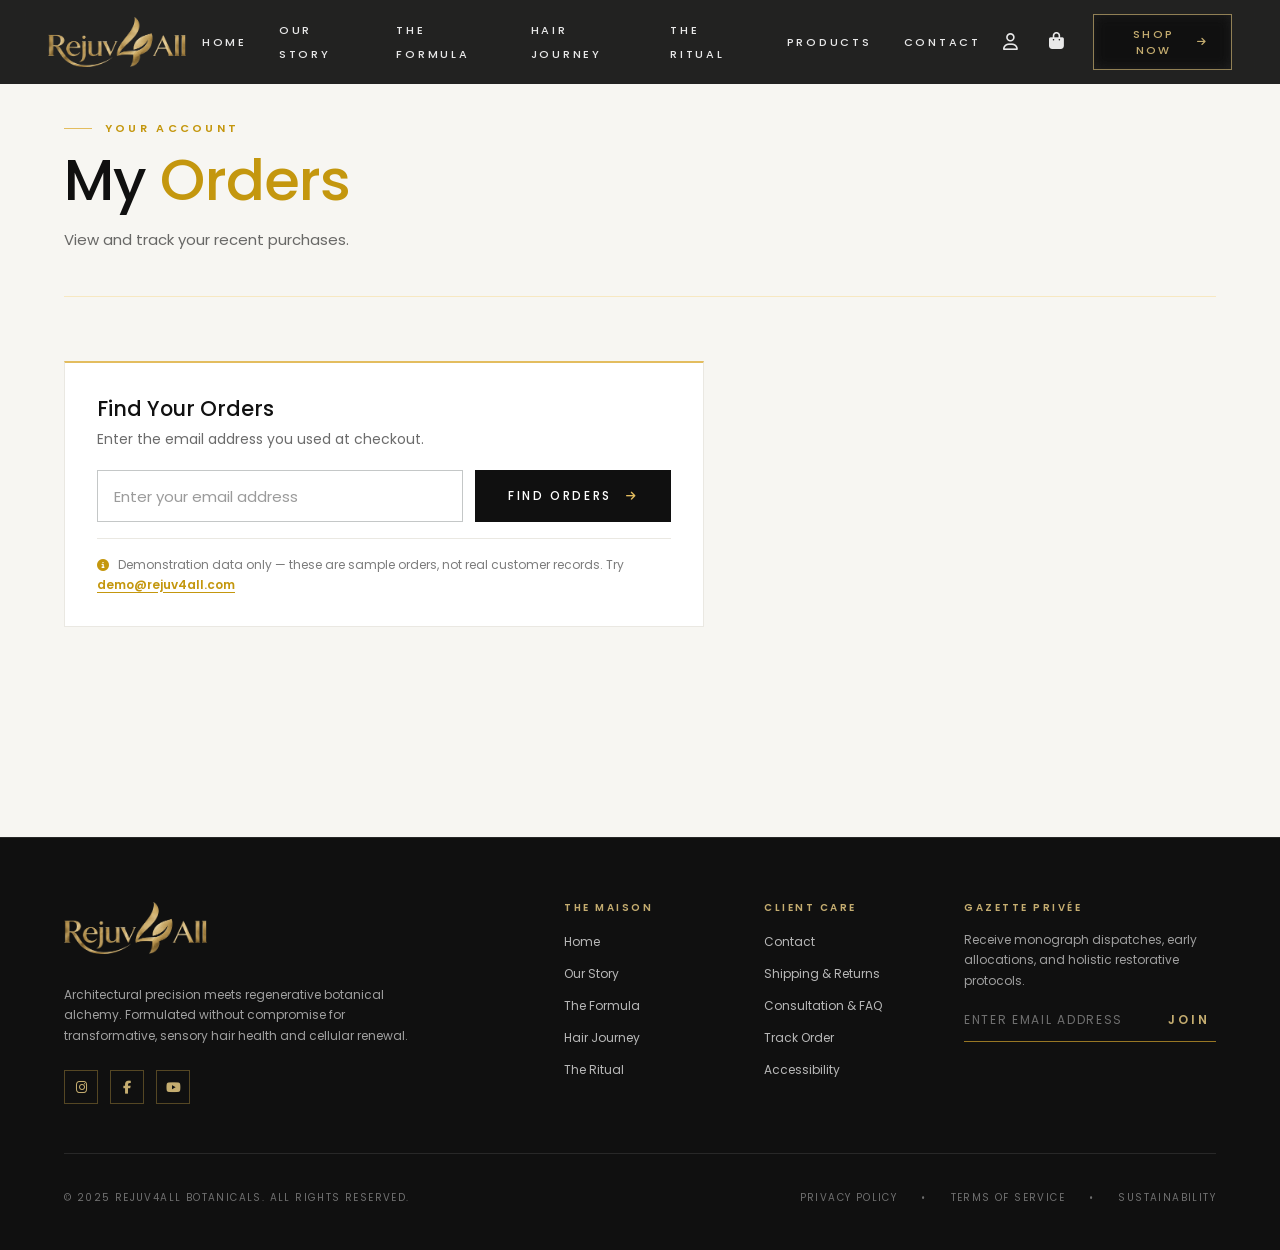
<file: orders.html>
<!DOCTYPE html>
<html lang="en">
<head>
  <meta charset="utf-8">
  <meta name="viewport" content="width=device-width, initial-scale=1">
  <title>My Orders — Rejuv4All</title>
  <meta name="description" content="View and track your recent Rejuv4All purchases.">

  <link rel="preconnect" href="https://fonts.googleapis.com">
  <link rel="preconnect" href="https://fonts.gstatic.com" crossorigin>
  <link href="https://fonts.googleapis.com/css2?family=Newsreader:ital,opsz,wght@0,6..72,300;0,6..72,400;0,6..72,500;1,6..72,400;1,6..72,500&family=Poppins:wght@400;500;600&family=Roboto:wght@300;500&display=swap" rel="stylesheet">
  <link href="https://cdn.jsdelivr.net/npm/bootstrap@5.3.3/dist/css/bootstrap.min.css" rel="stylesheet">
  <link href="https://cdnjs.cloudflare.com/ajax/libs/font-awesome/6.5.2/css/all.min.css" rel="stylesheet">
  <link href="home.css" rel="stylesheet">
  <link href="profile-menu.css" rel="stylesheet">
  <link href="pages.css" rel="stylesheet">
  <link href="orders.css" rel="stylesheet">
</head>
<body class="page-inner page-orders">

<!-- ============ NAVBAR (same as the homepage) ============ -->
<header class="site-header" id="site-header">
  <a class="site-logo" href="index.html" aria-label="Rejuv4All home">
    <img src="assets/images/web/logo_transparent.png" alt="Rejuv4All" width="700" height="254">
  </a>

  <nav class="site-nav d-none d-lg-flex" aria-label="Primary">
    <a href="index.html">Home</a>
    <a href="about.html">Our Story</a>
    <a href="index.html#formula">The Formula</a>
    <a href="index.html#goals">Hair Journey</a>
    <a href="index.html#ritual">The Ritual</a>
    <a href="products.html">Products</a>
    <a href="contact.html">Contact</a>
  </nav>

  <div class="site-tools">
    <div class="profile-menu" data-profile-menu>
      <button class="icon-btn profile-btn" type="button" aria-label="Account menu" aria-haspopup="true" aria-expanded="false" aria-controls="profile-dropdown">
        <i class="fa-regular fa-user" aria-hidden="true"></i>
      </button>
      <div class="profile-dropdown" id="profile-dropdown">
        <ul>
          <li><a href="login.html"><i class="fa-regular fa-user" aria-hidden="true"></i>Login</a></li>
          <li><a class="profile-orders" href="orders.html"><i class="fa-solid fa-bag-shopping" aria-hidden="true"></i>Orders</a></li>
        </ul>
      </div>
    </div>
    <a class="icon-btn cart-link" href="cart.html" aria-label="Cart">
      <i class="fa-solid fa-bag-shopping"></i>
      <span class="cart-count" id="cart-count" hidden>0</span>
    </a>
    <a class="btn-gold nav-cta" href="index.html#shop">Shop Now<i class="fa-solid fa-arrow-right btn-ico btn-ico--after" aria-hidden="true"></i></a>
    <button class="icon-btn d-lg-none" type="button" id="mobile-menu-btn" aria-label="Open navigation menu" aria-controls="mobile-nav" aria-expanded="false">
      <i class="fa-solid fa-bars"></i>
    </button>
  </div>
</header>

<div class="drawer-backdrop" id="drawer-backdrop" aria-hidden="true"></div>
<aside class="drawer" id="mobile-nav" role="dialog" aria-modal="true" aria-label="Site navigation" aria-hidden="true">
  <div class="drawer-head">
    <a class="drawer-logo" href="index.html" aria-label="Rejuv4All home"><img src="assets/images/web/logo_transparent.png" alt="Rejuv4All" width="700" height="254"></a>
    <button type="button" class="drawer-close" id="mobile-close-btn" aria-label="Close navigation menu"><i class="fa-solid fa-xmark" aria-hidden="true"></i></button>
  </div>
  <nav class="drawer-nav" aria-label="Mobile">
    <a href="index.html">Home</a>
    <a href="about.html">Our Story</a>
    <a href="index.html#goals">Hair Journey</a>
    <a href="index.html#shop">The Signature Elixir</a>
    <a href="index.html#ritual">The Ritual</a>
    <a href="products.html">Products</a>
    <a href="index.html#formula">The Formula</a>
    <a href="contact.html">Contact</a>
  </nav>
  <div class="drawer-foot">
    <a class="btn-gold btn-block" href="index.html#shop">Shop Now</a>
    <a class="drawer-cart" href="cart.html"><i class="fa-solid fa-bag-shopping" aria-hidden="true"></i><span>Cart</span><span class="drawer-cart-count" id="drawer-cart-count" hidden>0</span></a>
  </div>
</aside>

<main>
<section class="intro">
  <div class="container-xl page-wrap">
    <span class="intro__eyebrow">Your account</span>
    <h1 class="intro__title">My <span class="accent">Orders</span></h1>
    <p class="intro__text">View and track your recent purchases.</p>
    <div class="intro__rule" aria-hidden="true"></div>
  </div>
</section>

<div class="page-main" id="orders-app">
  <div class="container-xl page-wrap">
    <noscript><p class="ord-note">Please enable JavaScript to look up your orders.</p></noscript>

    <section class="ord-find" id="ord-find" aria-labelledby="ord-find-title">
      <h2 class="ord-find__title" id="ord-find-title">Find Your Orders</h2>
      <p class="ord-find__text">Enter the email address you used at checkout.</p>
      <form class="ord-form" id="ord-form" novalidate>
        <div class="ord-form__field">
          <label class="visually-hidden" for="ord-email">Email address</label>
          <input class="ord-input" type="email" id="ord-email" name="email" placeholder="Enter your email address" autocomplete="email" inputmode="email" aria-describedby="ord-error">
        </div>
        <button type="submit" class="btn-ink"><span>Find Orders</span><i class="fa-solid fa-arrow-right" aria-hidden="true"></i></button>
      </form>
      <p class="ord-error" id="ord-error" role="alert" hidden></p>
      <p class="ord-demo"><i class="fa-solid fa-circle-info" aria-hidden="true"></i> Demonstration data only &mdash; these are sample orders, not real customer records. Try <button type="button" class="ord-demo__fill" id="ord-fill">demo@rejuv4all.com</button></p>
    </section>

    <section class="ord-results" id="ord-results" aria-live="polite" hidden>
      <div class="ord-results__bar">
        <p class="ord-results__count" id="ord-count"></p>
        <button type="button" class="ord-again" id="ord-again"><i class="fa-solid fa-rotate-left" aria-hidden="true"></i> Search another email</button>
      </div>
      <ul class="ord-list" id="ord-list"></ul>
      <div class="ord-empty" id="ord-empty" hidden>
        <i class="fa-solid fa-bag-shopping" aria-hidden="true"></i>
        <h2>No orders found</h2>
        <p id="ord-empty-text">We couldn't find any orders for that email address. Check the spelling, or try the email you used at checkout.</p>
        <button type="button" class="btn-ink" id="ord-empty-again"><span>Search again</span><i class="fa-solid fa-arrow-right" aria-hidden="true"></i></button>
      </div>
    </section>
  </div>
</div>
</main>

<!-- ============ FOOTER (same as the homepage) ============ -->
<footer class="site-footer">
  <div class="container-xl footer-pad">
    <div class="row g-5 mb-5">
      <div class="col-md-6 col-lg-4">
        <a href="index.html" class="d-inline-block mb-4"><img src="assets/images/web/logo_transparent.png" alt="Rejuv4All" class="footer-logo" width="700" height="254" loading="lazy"></a>
        <p class="foot-copy">Architectural precision meets regenerative botanical alchemy. Formulated without compromise for transformative, sensory hair health and cellular renewal.</p>
        <div class="socials">
          <a href="#" aria-label="Instagram (link to be added)"><i class="fa-brands fa-instagram"></i></a>
          <a href="#" aria-label="Facebook (link to be added)"><i class="fa-brands fa-facebook-f"></i></a>
          <a href="#" aria-label="YouTube (link to be added)"><i class="fa-brands fa-youtube"></i></a>
        </div>
      </div>
      <div class="col-6 col-md-3 col-lg-2 offset-lg-1">
        <h4>The Maison</h4>
        <ul>
          <li><a href="index.html">Home</a></li><li><a href="index.html#story">Our Story</a></li><li><a href="index.html#formula">The Formula</a></li><li><a href="index.html#goals">Hair Journey</a></li><li><a href="index.html#ritual">The Ritual</a></li>
        </ul>
      </div>
      <div class="col-6 col-md-3 col-lg-2">
        <h4>Client Care</h4>
        <ul>
          <li><a href="contact.html">Contact</a></li><li><a href="index.html#faq">Shipping &amp; Returns</a></li><li><a href="index.html#faq">Consultation &amp; FAQ</a></li><li><a href="index.html#shop">Track Order</a></li><li><a href="#">Accessibility</a></li>
        </ul>
      </div>
      <div class="col-md-12 col-lg-3">
        <h4>Gazette Privée</h4>
        <p class="foot-copy">Receive monograph dispatches, early allocations, and holistic restorative protocols.</p>
        <form class="newsletter" id="newsletter-form">
          <input type="email" placeholder="ENTER EMAIL ADDRESS" required aria-label="Email address">
          <button type="submit">Join</button>
        </form>
        <p class="newsletter-msg" id="newsletter-msg" role="status" aria-live="polite"></p>
      </div>
    </div>
    <div class="foot-bar">
      <div>© 2025 REJUV4ALL BOTANICALS. ALL RIGHTS RESERVED.</div>
      <div class="foot-links"><a href="#">PRIVACY POLICY</a><span>•</span><a href="#">TERMS OF SERVICE</a><span>•</span><a href="#">SUSTAINABILITY</a></div>
    </div>
  </div>
</footer>

<script src="https://cdn.jsdelivr.net/npm/bootstrap@5.3.3/dist/js/bootstrap.bundle.min.js"></script>
<script src="home.js"></script>
<script src="profile-menu.js"></script>
<script src="orders.js"></script>
</body>
</html>
</file>
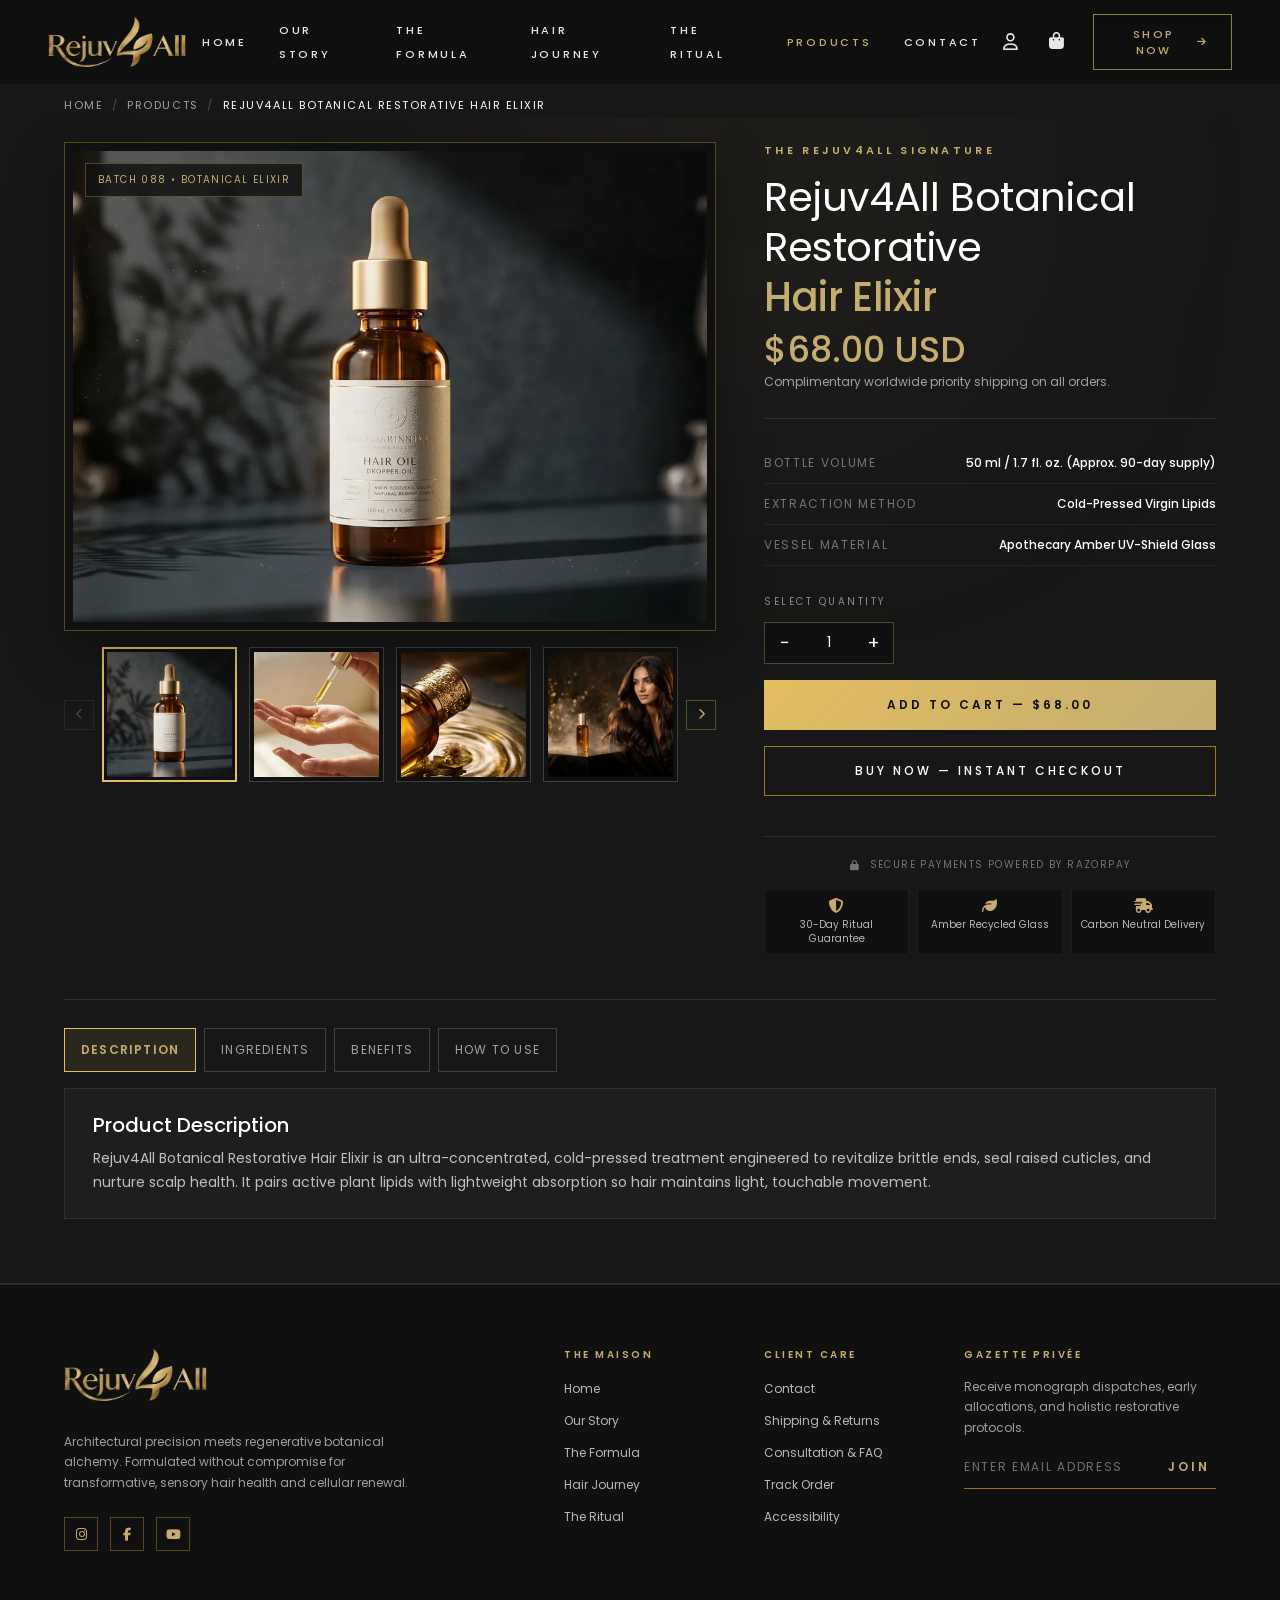
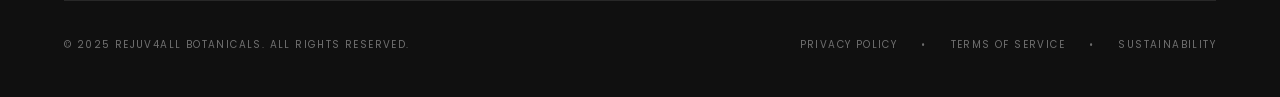
<file: product-detail.html>
<!DOCTYPE html>
<html lang="en">
<head>
  <meta charset="utf-8">
  <meta name="viewport" content="width=device-width, initial-scale=1">
  <title>Product — Rejuv4All</title>
  <meta name="description" content="Rejuv4All product details.">

  <link rel="preconnect" href="https://fonts.googleapis.com">
  <link rel="preconnect" href="https://fonts.gstatic.com" crossorigin>
  <link href="https://fonts.googleapis.com/css2?family=Newsreader:ital,opsz,wght@0,6..72,300;0,6..72,400;0,6..72,500;1,6..72,400;1,6..72,500&family=Poppins:wght@400;500;600&family=Roboto:wght@300;500&display=swap" rel="stylesheet">
  <link href="https://cdn.jsdelivr.net/npm/bootstrap@5.3.3/dist/css/bootstrap.min.css" rel="stylesheet">
  <link href="https://cdnjs.cloudflare.com/ajax/libs/font-awesome/6.5.2/css/all.min.css" rel="stylesheet">
  <link href="home.css" rel="stylesheet">
  <link href="profile-menu.css" rel="stylesheet">
  <link href="pages.css" rel="stylesheet">
  <link href="product-detail.css" rel="stylesheet">
</head>
<body class="page-inner page-product-detail">

<!-- ============ NAVBAR (same as the other pages) ============ -->
<header class="site-header" id="site-header">
  <a class="site-logo" href="index.html" aria-label="Rejuv4All home">
    <img src="assets/images/web/logo_transparent.png" alt="Rejuv4All" width="700" height="254">
  </a>

  <nav class="site-nav d-none d-lg-flex" aria-label="Primary">
    <a href="index.html">Home</a>
    <a href="about.html">Our Story</a>
    <a href="index.html#formula">The Formula</a>
    <a href="index.html#goals">Hair Journey</a>
    <a href="index.html#ritual">The Ritual</a>
    <a href="products.html" class="is-current" aria-current="page">Products</a>
    <a href="contact.html">Contact</a>
  </nav>

  <div class="site-tools">
    <div class="profile-menu" data-profile-menu>
      <button class="icon-btn profile-btn" type="button" aria-label="Account menu" aria-haspopup="true" aria-expanded="false" aria-controls="profile-dropdown">
        <i class="fa-regular fa-user" aria-hidden="true"></i>
      </button>
      <div class="profile-dropdown" id="profile-dropdown">
        <ul>
          <li><a href="login.html"><i class="fa-regular fa-user" aria-hidden="true"></i>Login</a></li>
          <li><a class="profile-orders" href="orders.html"><i class="fa-solid fa-bag-shopping" aria-hidden="true"></i>Orders</a></li>
        </ul>
      </div>
    </div>
    <a class="icon-btn cart-link" href="cart.html" aria-label="Cart">
      <i class="fa-solid fa-bag-shopping"></i>
      <span class="cart-count" id="cart-count" hidden>0</span>
    </a>
    <a class="btn-gold nav-cta" href="index.html#shop">Shop Now<i class="fa-solid fa-arrow-right btn-ico btn-ico--after" aria-hidden="true"></i></a>
    <button class="icon-btn d-lg-none" type="button" id="mobile-menu-btn" aria-label="Open navigation menu" aria-controls="mobile-nav" aria-expanded="false">
      <i class="fa-solid fa-bars"></i>
    </button>
  </div>
</header>

<div class="drawer-backdrop" id="drawer-backdrop" aria-hidden="true"></div>
<aside class="drawer" id="mobile-nav" role="dialog" aria-modal="true" aria-label="Site navigation" aria-hidden="true">
  <div class="drawer-head">
    <a class="drawer-logo" href="index.html" aria-label="Rejuv4All home"><img src="assets/images/web/logo_transparent.png" alt="Rejuv4All" width="700" height="254"></a>
    <button type="button" class="drawer-close" id="mobile-close-btn" aria-label="Close navigation menu"><i class="fa-solid fa-xmark" aria-hidden="true"></i></button>
  </div>
  <nav class="drawer-nav" aria-label="Mobile">
    <a href="index.html">Home</a>
    <a href="about.html">Our Story</a>
    <a href="index.html#goals">Hair Journey</a>
    <a href="index.html#shop">The Signature Elixir</a>
    <a href="index.html#ritual">The Ritual</a>
    <a href="products.html">Products</a>
    <a href="index.html#formula">The Formula</a>
    <a href="contact.html">Contact</a>
  </nav>
  <div class="drawer-foot">
    <a class="btn-gold btn-block" href="index.html#shop">Shop Now</a>
    <a class="drawer-cart" href="cart.html"><i class="fa-solid fa-bag-shopping" aria-hidden="true"></i><span>Cart</span><span class="drawer-cart-count" id="drawer-cart-count" hidden>0</span></a>
  </div>
</aside>

<main id="pd-root">
  <noscript><p class="pd-note">Please enable JavaScript to view this product.</p></noscript>
</main>

<!-- ============ FOOTER (same as the other pages) ============ -->
<footer class="site-footer">
  <div class="container-xl footer-pad">
    <div class="row g-5 mb-5">
      <div class="col-md-6 col-lg-4">
        <a href="index.html" class="d-inline-block mb-4"><img src="assets/images/web/logo_transparent.png" alt="Rejuv4All" class="footer-logo" width="700" height="254" loading="lazy"></a>
        <p class="foot-copy">Architectural precision meets regenerative botanical alchemy. Formulated without compromise for transformative, sensory hair health and cellular renewal.</p>
        <div class="socials">
          <a href="#" aria-label="Instagram (link to be added)"><i class="fa-brands fa-instagram"></i></a>
          <a href="#" aria-label="Facebook (link to be added)"><i class="fa-brands fa-facebook-f"></i></a>
          <a href="#" aria-label="YouTube (link to be added)"><i class="fa-brands fa-youtube"></i></a>
        </div>
      </div>
      <div class="col-6 col-md-3 col-lg-2 offset-lg-1">
        <h4>The Maison</h4>
        <ul>
          <li><a href="index.html">Home</a></li><li><a href="index.html#story">Our Story</a></li><li><a href="index.html#formula">The Formula</a></li><li><a href="index.html#goals">Hair Journey</a></li><li><a href="index.html#ritual">The Ritual</a></li>
        </ul>
      </div>
      <div class="col-6 col-md-3 col-lg-2">
        <h4>Client Care</h4>
        <ul>
          <li><a href="contact.html">Contact</a></li><li><a href="index.html#faq">Shipping &amp; Returns</a></li><li><a href="index.html#faq">Consultation &amp; FAQ</a></li><li><a href="index.html#shop">Track Order</a></li><li><a href="#">Accessibility</a></li>
        </ul>
      </div>
      <div class="col-md-12 col-lg-3">
        <h4>Gazette Privée</h4>
        <p class="foot-copy">Receive monograph dispatches, early allocations, and holistic restorative protocols.</p>
        <form class="newsletter" id="newsletter-form">
          <input type="email" placeholder="ENTER EMAIL ADDRESS" required aria-label="Email address">
          <button type="submit">Join</button>
        </form>
        <p class="newsletter-msg" id="newsletter-msg" role="status" aria-live="polite"></p>
      </div>
    </div>
    <div class="foot-bar">
      <div>© 2025 REJUV4ALL BOTANICALS. ALL RIGHTS RESERVED.</div>
      <div class="foot-links"><a href="#">PRIVACY POLICY</a><span>•</span><a href="#">TERMS OF SERVICE</a><span>•</span><a href="#">SUSTAINABILITY</a></div>
    </div>
  </div>
</footer>

<script src="https://cdn.jsdelivr.net/npm/bootstrap@5.3.3/dist/js/bootstrap.bundle.min.js"></script>
<script src="home.js"></script>
<script src="profile-menu.js"></script>
<script src="product-detail.js"></script>
</body>
</html>
</file>
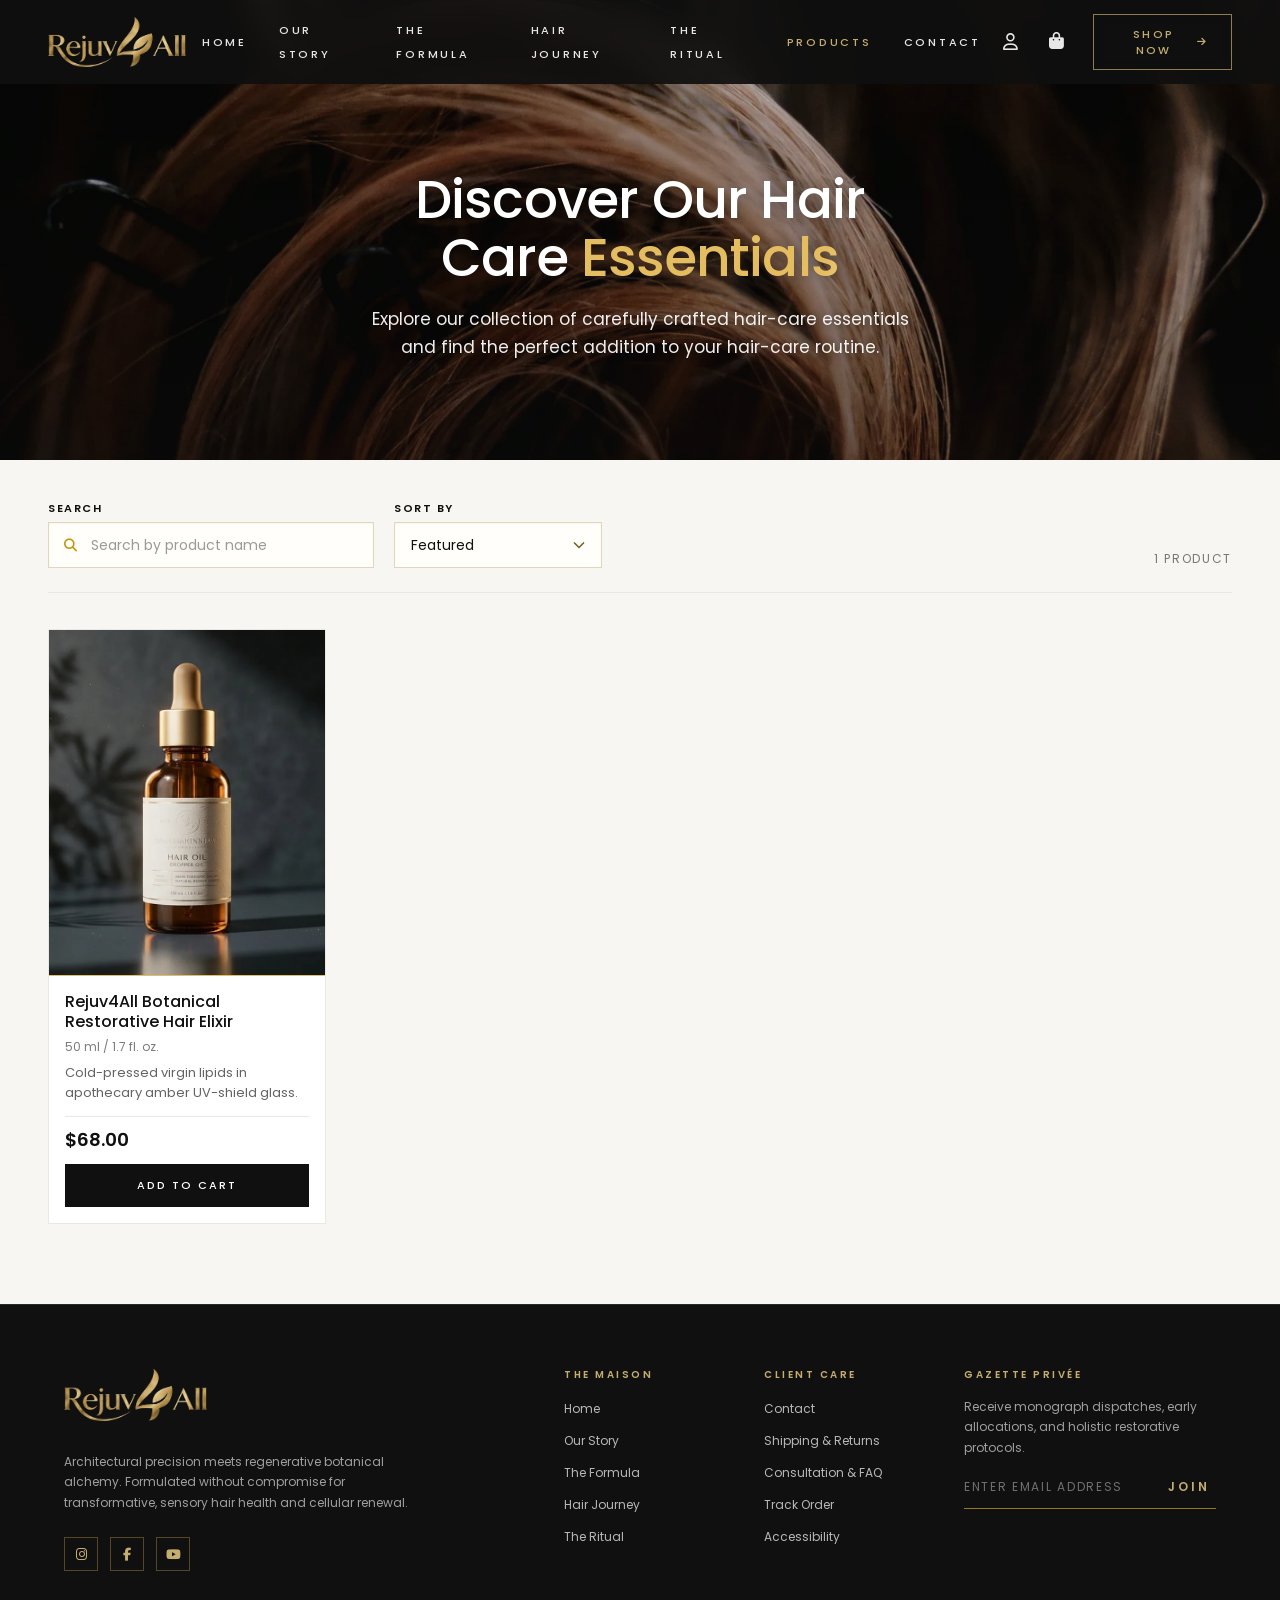
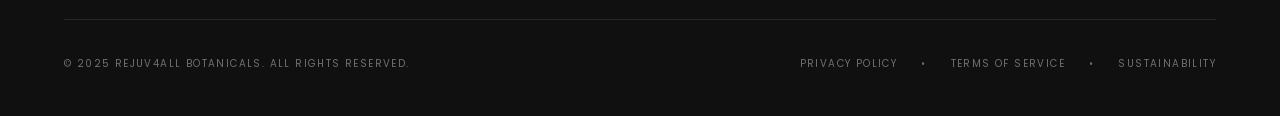
<file: products.html>
<!DOCTYPE html>
<html lang="en">
<head>
  <meta charset="utf-8">
  <meta name="viewport" content="width=device-width, initial-scale=1">
  <title>Products — Rejuv4All</title>
  <meta name="description" content="Explore the Rejuv4All hair-care collection.">

  <link rel="preconnect" href="https://fonts.googleapis.com">
  <link rel="preconnect" href="https://fonts.gstatic.com" crossorigin>
  <link href="https://fonts.googleapis.com/css2?family=Newsreader:ital,opsz,wght@0,6..72,300;0,6..72,400;0,6..72,500;1,6..72,400;1,6..72,500&family=Poppins:wght@400;500;600&family=Roboto:wght@300;500&display=swap" rel="stylesheet">
  <link href="https://cdn.jsdelivr.net/npm/bootstrap@5.3.3/dist/css/bootstrap.min.css" rel="stylesheet">
  <link href="https://cdnjs.cloudflare.com/ajax/libs/font-awesome/6.5.2/css/all.min.css" rel="stylesheet">
  <link href="home.css" rel="stylesheet">
  <link href="profile-menu.css" rel="stylesheet">
  <link href="pages.css" rel="stylesheet">
  <link href="products.css" rel="stylesheet">
</head>
<body class="page-inner page-products">

<!-- ============ NAVBAR (same as the other pages) ============ -->
<header class="site-header" id="site-header">
  <a class="site-logo" href="index.html" aria-label="Rejuv4All home">
    <img src="assets/images/web/logo_transparent.png" alt="Rejuv4All" width="700" height="254">
  </a>

  <nav class="site-nav d-none d-lg-flex" aria-label="Primary">
    <a href="index.html">Home</a>
    <a href="about.html">Our Story</a>
    <a href="index.html#formula">The Formula</a>
    <a href="index.html#goals">Hair Journey</a>
    <a href="index.html#ritual">The Ritual</a>
    <a href="products.html" class="is-current" aria-current="page">Products</a>
    <a href="contact.html">Contact</a>
  </nav>

  <div class="site-tools">
    <div class="profile-menu" data-profile-menu>
      <button class="icon-btn profile-btn" type="button" aria-label="Account menu" aria-haspopup="true" aria-expanded="false" aria-controls="profile-dropdown">
        <i class="fa-regular fa-user" aria-hidden="true"></i>
      </button>
      <div class="profile-dropdown" id="profile-dropdown">
        <ul>
          <li><a href="login.html"><i class="fa-regular fa-user" aria-hidden="true"></i>Login</a></li>
          <li><a class="profile-orders" href="orders.html"><i class="fa-solid fa-bag-shopping" aria-hidden="true"></i>Orders</a></li>
        </ul>
      </div>
    </div>
    <a class="icon-btn cart-link" href="cart.html" aria-label="Cart">
      <i class="fa-solid fa-bag-shopping"></i>
      <span class="cart-count" id="cart-count" hidden>0</span>
    </a>
    <a class="btn-gold nav-cta" href="index.html#shop">Shop Now<i class="fa-solid fa-arrow-right btn-ico btn-ico--after" aria-hidden="true"></i></a>
    <button class="icon-btn d-lg-none" type="button" id="mobile-menu-btn" aria-label="Open navigation menu" aria-controls="mobile-nav" aria-expanded="false">
      <i class="fa-solid fa-bars"></i>
    </button>
  </div>
</header>

<div class="drawer-backdrop" id="drawer-backdrop" aria-hidden="true"></div>
<aside class="drawer" id="mobile-nav" role="dialog" aria-modal="true" aria-label="Site navigation" aria-hidden="true">
  <div class="drawer-head">
    <a class="drawer-logo" href="index.html" aria-label="Rejuv4All home"><img src="assets/images/web/logo_transparent.png" alt="Rejuv4All" width="700" height="254"></a>
    <button type="button" class="drawer-close" id="mobile-close-btn" aria-label="Close navigation menu"><i class="fa-solid fa-xmark" aria-hidden="true"></i></button>
  </div>
  <nav class="drawer-nav" aria-label="Mobile">
    <a href="index.html">Home</a>
    <a href="about.html">Our Story</a>
    <a href="index.html#goals">Hair Journey</a>
    <a href="index.html#shop">The Signature Elixir</a>
    <a href="index.html#ritual">The Ritual</a>
    <a href="products.html">Products</a>
    <a href="index.html#formula">The Formula</a>
    <a href="contact.html">Contact</a>
  </nav>
  <div class="drawer-foot">
    <a class="btn-gold btn-block" href="index.html#shop">Shop Now</a>
    <a class="drawer-cart" href="cart.html"><i class="fa-solid fa-bag-shopping" aria-hidden="true"></i><span>Cart</span><span class="drawer-cart-count" id="drawer-cart-count" hidden>0</span></a>
  </div>
</aside>

<main>
<!-- Hero: photographic, text layered over the image -->
<section class="shop-hero">
  <picture class="shop-hero__bg">
    <source media="(max-width: 767.98px)" srcset="assets/images/web/products_hero_hair_m.webp">
    <img src="assets/images/web/products_hero_hair.webp" alt="Glossy, healthy brown hair glowing in soft golden light" width="1600" height="900" fetchpriority="high">
  </picture>
  <div class="container-xl page-wrap shop-hero__inner">
    <h1 class="shop-hero__title">Discover Our Hair Care <span class="accent">Essentials</span></h1>
    <p class="shop-hero__text">Explore our collection of carefully crafted hair-care essentials and find the perfect addition to your hair-care routine.</p>
  </div>
</section>

<div class="page-main">
  <div class="container-xl page-wrap">

    <!-- Toolbar: inline on desktop; becomes a bottom sheet ("Filter & Sort") below 992px -->
    <div class="shop-bar">
      <button class="filter-trigger d-lg-none" type="button" data-bs-toggle="offcanvas" data-bs-target="#filterPanel" aria-controls="filterPanel">
        <i class="fa-solid fa-sliders" aria-hidden="true"></i> Filter &amp; Sort
      </button>
      <p class="result-count" id="result-count" role="status" aria-live="polite"></p>

      <div class="offcanvas-lg offcanvas-bottom filter-panel" tabindex="-1" id="filterPanel" aria-labelledby="filterPanelTitle">
        <div class="offcanvas-header d-lg-none">
          <h2 class="offcanvas-title" id="filterPanelTitle">Filter &amp; Sort</h2>
          <button type="button" class="btn-close" data-bs-dismiss="offcanvas" data-bs-target="#filterPanel" aria-label="Close"></button>
        </div>
        <div class="offcanvas-body">
          <div class="controls">
            <div class="ctl ctl--search">
              <label for="shop-search">Search</label>
              <div class="search-box">
                <i class="fa-solid fa-magnifying-glass" aria-hidden="true"></i>
                <input type="search" id="shop-search" placeholder="Search by product name" autocomplete="off">
                <button type="button" class="search-clear" id="search-clear" aria-label="Clear search" hidden><i class="fa-solid fa-xmark" aria-hidden="true"></i></button>
              </div>
            </div>
            <div class="ctl" id="ctl-category" hidden>
              <label for="shop-category">Category</label>
              <select id="shop-category"></select>
            </div>
            <div class="ctl">
              <label for="shop-sort">Sort by</label>
              <select id="shop-sort"></select>
            </div>
          </div>
          <div class="panel-actions d-lg-none">
            <button type="button" class="btn-ink" id="panel-apply"><span>Apply</span></button>
            <button type="button" class="panel-reset" id="panel-reset">Reset</button>
          </div>
        </div>
      </div>
    </div>

    <!-- Product grid (rendered by products.js from the catalogue) -->
    <div class="shop-grid" id="product-grid" aria-live="polite"></div>

    <div class="shop-empty" id="shop-empty" hidden>
      <h2>No products found</h2>
      <p>We could not find anything matching your search or filters.</p>
      <button type="button" class="btn-ink" id="empty-reset"><span>Reset filters</span></button>
    </div>

    <nav class="pager" id="pager" aria-label="Product pages" hidden></nav>
  </div>
</div>
</main>

<!-- ============ FOOTER (same as the other pages) ============ -->
<footer class="site-footer">
  <div class="container-xl footer-pad">
    <div class="row g-5 mb-5">
      <div class="col-md-6 col-lg-4">
        <a href="index.html" class="d-inline-block mb-4"><img src="assets/images/web/logo_transparent.png" alt="Rejuv4All" class="footer-logo" width="700" height="254" loading="lazy"></a>
        <p class="foot-copy">Architectural precision meets regenerative botanical alchemy. Formulated without compromise for transformative, sensory hair health and cellular renewal.</p>
        <div class="socials">
          <a href="#" aria-label="Instagram (link to be added)"><i class="fa-brands fa-instagram"></i></a>
          <a href="#" aria-label="Facebook (link to be added)"><i class="fa-brands fa-facebook-f"></i></a>
          <a href="#" aria-label="YouTube (link to be added)"><i class="fa-brands fa-youtube"></i></a>
        </div>
      </div>
      <div class="col-6 col-md-3 col-lg-2 offset-lg-1">
        <h4>The Maison</h4>
        <ul>
          <li><a href="index.html">Home</a></li><li><a href="index.html#story">Our Story</a></li><li><a href="index.html#formula">The Formula</a></li><li><a href="index.html#goals">Hair Journey</a></li><li><a href="index.html#ritual">The Ritual</a></li>
        </ul>
      </div>
      <div class="col-6 col-md-3 col-lg-2">
        <h4>Client Care</h4>
        <ul>
          <li><a href="contact.html">Contact</a></li><li><a href="index.html#faq">Shipping &amp; Returns</a></li><li><a href="index.html#faq">Consultation &amp; FAQ</a></li><li><a href="index.html#shop">Track Order</a></li><li><a href="#">Accessibility</a></li>
        </ul>
      </div>
      <div class="col-md-12 col-lg-3">
        <h4>Gazette Privée</h4>
        <p class="foot-copy">Receive monograph dispatches, early allocations, and holistic restorative protocols.</p>
        <form class="newsletter" id="newsletter-form">
          <input type="email" placeholder="ENTER EMAIL ADDRESS" required aria-label="Email address">
          <button type="submit">Join</button>
        </form>
        <p class="newsletter-msg" id="newsletter-msg" role="status" aria-live="polite"></p>
      </div>
    </div>
    <div class="foot-bar">
      <div>© 2025 REJUV4ALL BOTANICALS. ALL RIGHTS RESERVED.</div>
      <div class="foot-links"><a href="#">PRIVACY POLICY</a><span>•</span><a href="#">TERMS OF SERVICE</a><span>•</span><a href="#">SUSTAINABILITY</a></div>
    </div>
  </div>
</footer>

<script src="https://cdn.jsdelivr.net/npm/bootstrap@5.3.3/dist/js/bootstrap.bundle.min.js"></script>
<script src="home.js"></script>
<script src="profile-menu.js"></script>
<script src="products.js"></script>
</body>
</html>
</file>
<file: home.css>
/* =========================================================
   Rejuv4All — Homepage styles
   Source of truth: reference_design/DESIGN.md + code.html
   Sections: tokens · base · header · hero · shared · story ·
   journey · shop · ritual · formula · goals · reviews · faq ·
   final CTA · footer · motion/responsive
   ========================================================= */

/* ---------- 1. Tokens ---------- */
:root {
  --black: #101010;          /* Primary deep black */
  --rich: #171717;           /* Rich black panels */
  --charcoal: #292929;
  --ivory: #F7F6F2;          /* Neutral canvas */
  --grey: #EAE8E2;           /* Soft grey rules */
  --white: #FFFFFF;
  --gold: #e3bd5f;           /* Champagne gold (secondary) */
  --gold-light: #C5AD70;     /* Muted gold (tertiary) */
  --gold-text: #c4970e;      /* design.md "secondary" token — gold text on light grounds */
  --gold-20: rgba(180, 154, 87, .2);
  --gold-30: rgba(243, 198, 84, 0.3);
  --gold-60: rgba(243, 188, 51, 0.6);

  /* Typography system (single source of truth):
     headings = Newsreader (editorial serif; Canela is a licensed font, not available here)
     content  = Poppins (all body / interface text) */
  --font-serif: "Poppins", system-ui, -apple-system, "Segoe UI", sans-serif;
  --font-heading: var(--font-serif);
  --font-hero: "Poppins", system-ui, -apple-system, "Segoe UI", sans-serif; /* hero main title only (regular Roboto, not Roboto Serif) */
  --font-sans: "Poppins", system-ui, -apple-system, "Segoe UI", sans-serif;
  --font-mono: var(--font-sans); /* small uppercase labels use the content font */

  --header-h: 76px;
  --ease: cubic-bezier(.4, 0, .2, 1);
}

/* ---------- 2. Base ---------- */
html { scroll-behavior: smooth; scroll-padding-top: 76px; }
body {
  margin: 0;
  background: var(--black);
  color: var(--black);
  font-family: var(--font-sans);
  font-size: 15px;
  line-height: 24px;
  overflow-x: hidden;
  -webkit-font-smoothing: antialiased;
}
img { max-width: 100%; display: block; }
a { color: inherit; text-decoration: none; }
button { font-family: inherit; }
ul, ol { padding: 0; margin: 0; list-style: none; }
h1, h2, h3, h4, p, figure, dl, dd, blockquote { margin: 0; }
::selection { background: var(--gold-30); color: var(--white); }
:focus-visible { outline: 2px solid var(--gold); outline-offset: 3px; }

.section { position: relative; width: 100%; overflow: hidden; }
.section--ivory { background: var(--ivory); }
.section--white { background: var(--white); }
.section--charcoal { background: var(--rich); color: var(--white); }
.section--goals { background: var(--ivory); border-bottom: 1px solid var(--grey); }
.section--bordered { border-top: 1px solid var(--grey); border-bottom: 1px solid var(--grey); }
.section--bordered-b { border-bottom: 1px solid var(--grey); }
.section-pad { padding-top: 4.5rem; padding-bottom: 4.5rem; padding-left: 1.5rem; padding-right: 1.5rem; }
.section-pad--tight { padding-top: 4rem; padding-bottom: 4rem; }
.container-xl.section-pad, .container.section-pad { max-width: 1280px; }

/* Typography */
.h-display {
  font-family: var(--font-heading);
  font-weight: 400;
  font-size: clamp(2rem, 1.2rem + 3.2vw, 3.5rem);
  line-height: 1.08;
  letter-spacing: -.01em;
  color: var(--black);
  margin-bottom: 1.5rem;
}
.h-display em, .hero h1 em { font-family: inherit; font-style: normal; font-weight: 500; color: var(--gold-text); }
.h-display--sm { font-size: clamp(1.75rem, 1.3rem + 1.8vw, 2.5rem); line-height: 1.25; margin-bottom: .5rem; }
.h-display--xs { font-size: clamp(1.5rem, 1.2rem + 1vw, 1.875rem); line-height: 1.25; font-weight: 400; margin-bottom: 0; }
.h-display--light { color: var(--white); }
.section--charcoal .h-display em { color: var(--gold-light); }

.eyebrow {
  display: block;
  font-size: 11px; line-height: 16px; font-weight: 600;
  letter-spacing: .3em; text-transform: uppercase;
  color: var(--gold-text);
  margin-bottom: .85rem;
}
.eyebrow--light { color: var(--gold-light); }
.eyebrow--dot { display: flex; align-items: center; gap: .5rem; font-size: 10px; }
.eyebrow.mono { font-family: var(--font-mono); }
.dot { width: 8px; height: 8px; border-radius: 50%; background: var(--gold-text); display: inline-block; flex: none; }
.mono-gold { font-family: var(--font-mono); font-size: 11px; letter-spacing: .14em; text-transform: uppercase; font-weight: 600; color: var(--gold-text); display: block; }
.micro-muted { font-size: 10px; letter-spacing: .2em; text-transform: uppercase; color: rgba(16,16,16,.42); }
.micro-muted.is-gold { color: var(--gold-text); font-weight: 600; }
.serif-italic { font-family: var(--font-serif); font-style: italic; font-weight: 400; color: var(--gold-text); font-size: 17px; }

.gold-hairline { height: 1px; max-width: 24rem; background: linear-gradient(90deg, transparent, rgba(180,154,87,.55), transparent); }
.gold-hairline-v { width: 1px; height: 24rem; background: linear-gradient(180deg, transparent, rgba(180,154,87,.6), transparent); }
.short-rule { width: 4rem; height: 1px; background: var(--gold); margin: 1rem 0; }

.section-head { max-width: 42rem; margin: 0 auto 2.75rem; }
.section-head--left { margin-left: 0; max-width: 48rem; }
.section-head p { color: rgba(16,16,16,.62); font-weight: 400; font-size: 15px; line-height: 1.7; }
.section-head .h-display { margin-bottom: 0; }

/* Buttons — sharp 0px corners per design.md */
.btn-gold, .btn-glass, .btn-outline-gold {
  display: inline-flex; align-items: center; justify-content: center;
  font-size: 12px; line-height: 16px; letter-spacing: .25em; text-transform: uppercase;
  padding: 1rem 2rem; border-radius: 0; cursor: pointer; border: 1px solid transparent;
  transition: all .4s var(--ease); text-align: center;
}
.btn-gold {
  background: linear-gradient(135deg, var(--gold) 0%, var(--gold-light) 50%, var(--gold) 100%);
  background-size: 200% auto; color: var(--black); font-weight: 600;
}
.btn-gold:hover { background-position: right center; color: var(--black); box-shadow: 0 20px 48px rgba(180,154,87,.25); }
.btn-glass {
  background: rgba(16,16,16,.45); border-color: rgba(197,173,112,.55); color: var(--white);
  -webkit-backdrop-filter: blur(8px); backdrop-filter: blur(8px);
}
.btn-glass:hover { background: rgba(197,173,112,.15); border-color: var(--gold-light); color: var(--gold-light); }
.btn-outline-gold { background: transparent; border-color: var(--gold-60); color: var(--white); font-weight: 500; }
.btn-outline-gold:hover { background: rgba(180,154,87,.12); }
.btn-block { display: flex; width: 100%; }
.btn-lg-x { padding: 1.25rem 2.5rem; }

.arrow-btn {
  width: 40px; height: 40px; display: inline-flex; align-items: center; justify-content: center;
  background: var(--white); border: 1px solid rgba(113,92,31,.4); color: var(--black);
  font-size: 13px; cursor: pointer; transition: all .3s var(--ease);
}
.arrow-btn:hover { border-color: var(--gold-text); background: rgba(180,154,87,.1); }
.arrow-btn--dark { width: 34px; height: 34px; background: transparent; border-color: rgba(255,255,255,.25); color: var(--white); font-size: 11px; }
.arrow-btn--dark:hover { border-color: var(--gold); color: var(--gold); background: transparent; }

/* ---------- 3. Header ---------- */
.site-header {
  position: fixed; top: 0; left: 0; width: 100%; z-index: 1030;
  height: var(--header-h);
  padding: 0 1.5rem;
  display: flex; align-items: center; justify-content: space-between; gap: 1rem;
  background: linear-gradient(to bottom, rgba(0,0,0,.8), rgba(0,0,0,.4), transparent);
  transition: background .3s var(--ease), height .3s var(--ease), -webkit-backdrop-filter .3s;
}
.site-header.is-scrolled {
  height: 64px;
  background: rgba(16,16,16,.92);
  -webkit-backdrop-filter: blur(12px); backdrop-filter: blur(12px);
}
.site-logo { display: block; flex: none; }
.site-logo img { height: 40px; width: auto; transition: transform .3s var(--ease); }
.site-logo:hover img { transform: scale(1.04); }
.site-nav { align-items: center; gap: 2rem; font-size: 11px; font-weight: 500; letter-spacing: .25em; text-transform: uppercase; color: rgba(255,255,255,.9); }
.site-nav a { transition: color .2s; padding: .5rem 0; }
.site-nav a:hover, .site-nav a.is-current { color: var(--gold-light); }
.site-tools { display: flex; align-items: center; gap: 1.25rem; color: rgba(255,255,255,.9); }
.currency { align-items: center; gap: .35rem; font-size: 11px; font-weight: 500; letter-spacing: .14em; color: var(--gold-light); text-transform: uppercase; }
.currency i { font-size: 9px; }
.icon-btn { position: relative; background: none; border: 0; color: inherit; padding: .25rem; font-size: 17px; cursor: pointer; transition: color .2s; line-height: 1; min-width: 28px; min-height: 28px; }
.icon-btn:hover { color: var(--gold-light); }
.cart-count {
  position: absolute; top: -4px; right: -6px; min-width: 16px; height: 16px; padding: 0 4px;
  background: var(--gold); color: var(--white); font-size: 9px; font-weight: 600; line-height: 16px; text-align: center; border-radius: 8px;
}
.cart-count[hidden] { display: none; }
.cart-count.bump { animation: bump .4s var(--ease); }
@keyframes bump { 50% { transform: scale(1.4); } }

/* Mobile drawer (slides in from the left) */
.drawer-backdrop { position: fixed; inset: 0; z-index: 1040; background: rgba(8,8,8,.55); opacity: 0; visibility: hidden; transition: opacity .35s var(--ease), visibility .35s; }
.drawer-backdrop.is-open { opacity: 1; visibility: visible; }
.drawer {
  position: fixed; top: 0; left: 0; bottom: 0; z-index: 1050; width: min(86vw, 340px);
  display: flex; flex-direction: column; background: var(--black); color: var(--white);
  border-right: 1px solid var(--gold-30); box-shadow: 20px 0 48px rgba(0,0,0,.4);
  transform: translateX(-100%); visibility: hidden;
  transition: transform .4s var(--ease), visibility .4s; overflow-y: auto; overscroll-behavior: contain;
}
.drawer.is-open { transform: translateX(0); visibility: visible; }
.drawer-head { display: flex; align-items: center; justify-content: space-between; padding: 1.1rem 1.25rem 1.1rem 1.5rem; border-bottom: 1px solid rgba(255,255,255,.08); }
.drawer-logo img { height: 40px; width: auto; }
.drawer-close { width: 44px; height: 44px; display: inline-flex; align-items: center; justify-content: center; background: transparent; border: 1px solid rgba(180,154,87,.35); color: var(--white); font-size: 16px; cursor: pointer; transition: all .25s var(--ease); }
.drawer-close:hover, .drawer-close:active { border-color: var(--gold); color: var(--gold-light); background: rgba(180,154,87,.08); }
.drawer-nav { display: flex; flex-direction: column; padding: .75rem 1.5rem; flex: 1; }
.drawer-nav a { padding: 1rem 0; border-bottom: 1px solid rgba(255,255,255,.07); font-size: 12px; font-weight: 500; letter-spacing: .25em; text-transform: uppercase; color: rgba(255,255,255,.9); transition: color .2s, padding-left .25s var(--ease); }
.drawer-nav a:hover, .drawer-nav a:active { color: var(--gold-light); padding-left: .5rem; }
.drawer-foot { padding: 1.5rem; border-top: 1px solid rgba(255,255,255,.08); display: flex; flex-direction: column; gap: 1rem; }
.drawer-cart { display: inline-flex; align-items: center; justify-content: center; gap: .6rem; font-size: 11px; letter-spacing: .25em; text-transform: uppercase; color: rgba(255,255,255,.8); padding: .5rem; }
.drawer-cart:hover { color: var(--gold-light); }
.drawer-cart-count { min-width: 18px; height: 18px; padding: 0 5px; background: var(--gold); color: var(--white); font-size: 10px; font-weight: 600; line-height: 18px; text-align: center; border-radius: 9px; letter-spacing: 0; }
.drawer-cart-count[hidden] { display: none; }
html.drawer-open, html.drawer-open body { overflow: hidden; }
@media (min-width: 992px) { .drawer, .drawer-backdrop { display: none; } }

/* ---------- 4. Hero ---------- */
.hero { touch-action: pan-y; position: relative; height: 100vh; height: 100svh; min-height: 640px; background: var(--black); overflow: hidden; user-select: none; }
.hero-slides, .hero-slide { position: absolute; inset: 0; }
.hero-slide { opacity: 0; z-index: 0; transition: opacity 1s var(--ease); }
.hero-slide.is-active { opacity: 1; z-index: 1; }
.hero-slide img { width: 100%; height: 100%; object-fit: cover; object-position: center; transform: scale(1); transition: transform 8s ease-out; }
.hero-slide.is-active img { transform: scale(1.05); }
.hero-slide[data-slide="0"] img { object-position: 62% center; }
.hero-overlay {
  position: absolute; inset: 0; z-index: 2; pointer-events: none;
  background:
    linear-gradient(to top, var(--black) 0%, rgba(16,16,16,0) 45%, rgba(0,0,0,.4) 100%),
    linear-gradient(to right, rgba(0,0,0,.82), rgba(0,0,0,.5) 55%, rgba(0,0,0,.2));
}
.hero-content {
  position: absolute; inset: 0; z-index: 3;
  display: flex; flex-direction: column; justify-content: flex-end;
  padding: 0 1.5rem 7rem; max-width: 56rem; pointer-events: none;
}
.hero-content > * { pointer-events: auto; }
.eyebrow-line { display: flex; align-items: center; gap: .75rem; color: var(--gold-light); font-size: 11px; font-weight: 500; letter-spacing: .3em; text-transform: uppercase; margin-bottom: 1rem; }
.eyebrow-line .rule { width: 24px; height: 1px; background: var(--gold-light); flex: none; }
.hero h1 { font-family: var(--font-hero); font-weight: 300; color: var(--white); font-size: clamp(2rem, 1.33rem + 2.85vw, 3.72rem); line-height: 1.05; letter-spacing: -.01em; margin-bottom: .75rem; }
.hero h1 em { color: var(--gold-light); font-weight: 500; }
@media (min-width: 1200px) { .hero h1 { font-size: 64.6px; } } /* desktop hero title */
.hero p { color: rgba(255,255,255,.82); font-weight: 400; font-size: clamp(15px, 1.2vw + 10px, 18px); line-height: 1.7; max-width: 36rem; margin-bottom: 1.75rem; }
.hero-ctas { display: flex; flex-wrap: wrap; gap: 1rem; }
.hero-controls { position: absolute; z-index: 4; bottom: 2rem; right: 1.5rem; display: flex; align-items: center; gap: 1.5rem; color: var(--white); }
.hero-nums { display: flex; gap: 1rem; font-family: var(--font-mono); font-size: 12px; letter-spacing: .14em; }
.hero-nums button { background: none; border: 0; color: rgba(255,255,255,.4); display: flex; flex-direction: column; align-items: center; padding: .25rem; cursor: pointer; transition: color .3s; }
.hero-nums button i { display: block; width: 16px; height: 1px; margin-top: 4px; background: transparent; transition: all .3s; }
.hero-nums button:hover { color: var(--white); }
.hero-nums button.is-active { color: var(--gold-light); font-weight: 600; }
.hero-nums button.is-active i { height: 2px; background: var(--gold-light); }
.hero-arrows { display: flex; gap: .5rem; padding-left: 1rem; border-left: 1px solid rgba(255,255,255,.2); }

/* ---------- 5. Story ---------- */
.story .section-pad { padding-top: 4.5rem; padding-bottom: 4.5rem; }
.lead-copy { color: rgba(16,16,16,.75); font-weight: 400; font-size: 16px; line-height: 1.75; margin-bottom: 1.25rem; margin-top: 1.5rem; }
.small-copy { color: rgba(16,16,16,.6); font-family: var(--font-sans); font-weight: 400; font-size: 16px; line-height: 1.75; margin-bottom: 1.5rem; }
.stats { display: flex; align-items: center; gap: 1.5rem; padding-top: .5rem; flex-wrap: wrap; }
.stats strong { display: block; font-family: var(--font-serif); font-weight: 400; font-size: 1.85rem; line-height: 1.3; color: var(--gold-text); }
.stats span { display: block; font-size: 10px; letter-spacing: .14em; text-transform: uppercase; color: rgba(16,16,16,.5); }
.stat-rule { width: 1px; height: 32px; background: var(--gold-30); }

.frame-card { background: var(--white); padding: 8px; border: 1px solid var(--gold-20); box-shadow: 0 20px 48px rgba(180,154,87,.08); }
.frame-card figcaption { display: flex; justify-content: space-between; align-items: center; padding: 1rem; background: var(--white); }
.micro { font-size: 10px; letter-spacing: .14em; text-transform: uppercase; color: rgba(16,16,16,.6); }
.crossfade { position: relative; aspect-ratio: 4 / 5; overflow: hidden; }
.crossfade .xf { position: absolute; inset: 0; width: 100%; height: 100%; object-fit: cover; }
.xf-1 { animation: xf1 9s ease-in-out infinite; }
.xf-2 { animation: xf2 9s ease-in-out infinite; opacity: 0; }
@keyframes xf1 { 0%, 45% { opacity: 1; transform: scale(1); } 55%, 95% { opacity: 0; transform: scale(1.05); } 100% { opacity: 1; transform: scale(1); } }
@keyframes xf2 { 0%, 45% { opacity: 0; transform: scale(1.05); } 55%, 95% { opacity: 1; transform: scale(1); } 100% { opacity: 0; transform: scale(1.05); } }
.frame-card--plain figcaption { justify-content: center; }

/* ---------- 6. Three stages ---------- */
.stages { position: relative; }
.stage-card { height: 100%; background: var(--ivory); border: 1px solid var(--grey); padding: 1.5rem; display: flex; flex-direction: column; transition: border-color .3s; }
.stage-card:hover { border-color: var(--gold); }
.stage-card--feature { border-color: rgba(180,154,87,.4); box-shadow: 0 20px 48px rgba(180,154,87,.08); }
.stage-top { display: flex; justify-content: space-between; align-items: center; margin-bottom: 1rem; }
.ratio-43 { aspect-ratio: 4 / 3; overflow: hidden; background: rgba(234,232,226,.5); margin-bottom: 1.5rem; }
.ratio-43 img { width: 100%; height: 100%; object-fit: cover; transition: transform .5s var(--ease); }
.stage-card:hover .ratio-43 img { transform: scale(1.05); }
.ratio-43 img.grayscale { filter: grayscale(1) contrast(1.15); opacity: .92; }
.stage-card h3 { font-family: var(--font-serif); font-weight: 500; font-size: 1.6rem; line-height: 1.4; margin-bottom: .5rem; }
.stage-card p { font-size: 13px; line-height: 1.7; color: rgba(16,16,16,.7); margin-bottom: 1rem; flex: 1; }
.stage-foot { margin-top: auto; padding-top: 1rem; border-top: 1px solid var(--grey); display: flex; justify-content: space-between; align-items: center; font-size: 11px; letter-spacing: .14em; text-transform: uppercase; color: var(--gold-text); }

/* ---------- 7. Shop ---------- */
.shop { border-top: 1px solid var(--gold-20); border-bottom: 1px solid var(--gold-20); }
.glow { position: absolute; top: -8rem; right: 25%; width: 24rem; height: 24rem; border-radius: 50%; background: rgba(180,154,87,.1); filter: blur(140px); pointer-events: none; }
.glow--center { top: 0; right: 0; left: 0; bottom: 0; width: auto; height: auto; border-radius: 0; filter: none; background: radial-gradient(ellipse at center, rgba(180,154,87,.15), transparent 65%); }
.gallery-main { position: relative; background: var(--black); border: 1px solid var(--gold-30); padding: 8px; aspect-ratio: 4 / 3; overflow: hidden; box-shadow: 0 20px 48px rgba(0,0,0,.35); }
.gallery-main img { width: 100%; height: 100%; object-fit: cover; transition: opacity .3s var(--ease), transform .6s var(--ease); }
.gallery-main:hover img { transform: scale(1.03); }
.gallery-main img.is-fading { opacity: .25; }
.gallery-badge { position: absolute; top: 1.25rem; left: 1.25rem; z-index: 2; background: rgba(16,16,16,.8); -webkit-backdrop-filter: blur(6px); backdrop-filter: blur(6px); border: 1px solid var(--gold-30); padding: 4px 12px; font-family: var(--font-mono); font-size: 10px; letter-spacing: .14em; text-transform: uppercase; color: var(--gold-light); }
.gallery-strip { display: flex; align-items: center; gap: .5rem; margin-top: 1rem; }
.gallery-thumbs { flex: 1; min-width: 0; display: flex; gap: .75rem; overflow-x: auto; scroll-snap-type: x proximity; scrollbar-width: none; -webkit-overflow-scrolling: touch; }
.gallery-thumbs::-webkit-scrollbar { display: none; }
.gallery-thumbs .gallery-thumb { flex: 0 0 calc((100% - 2.25rem) / 4); scroll-snap-align: start; }
.strip-btn { flex: none; width: 30px; height: 30px; display: inline-flex; align-items: center; justify-content: center; background: transparent; border: 1px solid var(--gold-30); color: var(--gold-light); font-size: 11px; cursor: pointer; transition: all .25s var(--ease); }
.strip-btn:hover:not(:disabled) { border-color: var(--gold); background: rgba(180,154,87,.12); color: var(--white); }
.strip-btn:active:not(:disabled) { transform: scale(.94); }
.strip-btn:disabled { opacity: .3; cursor: default; }
.strip-btn[hidden] { display: none; }
.gallery-thumb { aspect-ratio: 1; padding: 4px; background: var(--black); border: 1px solid rgba(255,255,255,.2); overflow: hidden; cursor: pointer; transition: border-color .3s; }
.gallery-thumb:hover { border-color: rgba(180,154,87,.7); }
.gallery-thumb.is-active { border: 2px solid var(--gold); padding: 3px; }
.gallery-thumb img { width: 100%; height: 100%; object-fit: cover; }
.gallery-thumb img.pos-left { object-position: 28% center; }

.buy-head { border-bottom: 1px solid rgba(255,255,255,.1); padding-bottom: 1.5rem; margin-bottom: 1.5rem; }
.buy-head .h-display { color: var(--white); }
.product-name { font-size: 12px; letter-spacing: .14em; text-transform: uppercase; color: rgba(255,255,255,.5); margin: .5rem 0 .75rem; }
.price-row { display: flex; align-items: baseline; gap: .75rem; flex-wrap: wrap; }
.price { font-family: var(--font-serif); font-weight: 500; font-size: clamp(1.8rem, 1.4rem + 1vw, 2.2rem); color: var(--gold-light); }
.stock { font-family: var(--font-mono); font-size: 11px; letter-spacing: .14em; text-transform: uppercase; color: var(--gold-light); }
.ship-note { font-size: 12px; font-weight: 400; color: rgba(255,255,255,.6); margin-top: .5rem; }
.specs { margin-bottom: 1.5rem; font-size: 12px; color: rgba(255,255,255,.7); }
.specs > div { display: flex; justify-content: space-between; gap: 1rem; padding: .5rem 0; border-bottom: 1px solid rgba(255,255,255,.06); }
.specs dt { font-weight: 400; text-transform: uppercase; letter-spacing: .14em; color: rgba(255,255,255,.4); flex: none; }
.specs dd { text-align: right; font-weight: 500; color: var(--white); }
.micro-light { display: block; font-size: 10px; letter-spacing: .25em; text-transform: uppercase; color: rgba(255,255,255,.5); margin-bottom: .5rem; }
.qty-row { display: flex; align-items: center; gap: 1rem; margin-bottom: 1rem; flex-wrap: wrap; }
.qty { display: inline-flex; align-items: center; border: 1px solid rgba(180,154,87,.4); background: var(--black); }
.qty button { width: 40px; height: 40px; background: none; border: 0; color: var(--white); font-size: 18px; cursor: pointer; transition: color .2s; }
.qty button:hover { color: var(--gold); }
.qty input { width: 48px; height: 40px; text-align: center; background: transparent; border: 0; color: var(--white); font-family: var(--font-mono); font-size: 14px; padding: 0; }
.qty-note { font-size: 11px; color: rgba(255,255,255,.4); }
.buy-actions .btn-block + .btn-block { margin-top: 1rem; }
.cart-msg { min-height: 20px; margin-top: .75rem; font-size: 12px; color: var(--gold-light); text-align: center; }
.trust { margin-top: .5rem; padding-top: 1rem; border-top: 1px solid rgba(255,255,255,.1); }
.pay-row { display: flex; align-items: center; justify-content: center; flex-wrap: wrap; gap: .25rem .6rem; font-size: 10px; letter-spacing: .14em; text-transform: uppercase; color: rgba(255,255,255,.4); }
.trust-box { height: 100%; padding: .5rem; background: var(--black); border: 1px solid rgba(255,255,255,.05); font-size: 10px; line-height: 1.4; color: rgba(255,255,255,.7); }
.trust-box i { display: block; margin-bottom: .35rem; font-size: 15px; color: var(--gold-light); }
.trust-box span { display: block; }

/* ---------- 8. Ritual ---------- */
.steps { display: flex; flex-direction: column; gap: 1.5rem; }
.steps li { display: flex; gap: 1rem; align-items: flex-start; padding: 1rem; background: var(--white); border: 1px solid var(--grey); transition: border-color .3s; }
.steps li:hover { border-color: var(--gold); }
.step-n { font-family: var(--font-serif); font-size: 1.6rem; font-weight: 500; color: var(--gold-text); width: 32px; flex: none; line-height: 1.4; }
.steps h3 { font-size: 13px; font-weight: 600; letter-spacing: .14em; text-transform: uppercase; margin-bottom: .25rem; line-height: 1.5; }
.steps p { font-size: 13px; line-height: 1.7; color: rgba(16,16,16,.7); }

/* ---------- 9. Formula ---------- */
.pillar { height: 100%; display: flex; flex-direction: column; justify-content: space-between; background: var(--ivory); border-top: 2px solid var(--gold); padding: 1.5rem; }
.pillar--dark { border-top-color: var(--gold-text); }
.pillar .mono-gold { font-weight: 400; font-size: 10px; margin-bottom: .5rem; }
.pillar h3 { font-family: var(--font-serif); font-weight: 500; font-size: 1.45rem; margin-bottom: .5rem; line-height: 1.4; }
.pillar p { font-size: 13px; line-height: 1.7; color: rgba(16,16,16,.7); }
.pillar .micro-muted { font-size: 9px; margin-top: 1rem; display: block; }

.timeline-wrap { max-width: 64rem; padding-top: .5rem; }
.tl-track { display: flex; align-items: center; margin-bottom: 1.5rem; }
.tl-line { flex: 1; position: relative; height: 2px; }
.tl-line--solid { background: rgba(16,16,16,.12); }
.tl-line--dotted { height: 0; border-top: 2px dotted rgba(16,16,16,.3); }
.tl-line--faint { border-top-color: rgba(16,16,16,.2); }
.tl-fill { position: absolute; left: 0; top: -2px; height: 2px; width: 100%; background: var(--gold); transform-origin: left center; transform: scaleX(var(--fill, 0)); will-change: transform; }
.tl-line--solid .tl-fill { top: 0; }
.tl-badge { display: inline-block; padding: 4px 12px; background: rgba(239,236,228,.7); border: 1px solid var(--grey); color: rgba(16,16,16,.8); font-family: var(--font-mono); font-size: 10px; letter-spacing: .08em; text-transform: uppercase; white-space: nowrap; transition: background-color .4s var(--ease), border-color .4s var(--ease), color .4s var(--ease); }
.tl-badge.is-active { background: var(--gold); border-color: var(--gold); color: var(--black); font-weight: 600; }
.tl-copy p { font-size: 14px; line-height: 1.7; color: rgba(16,16,16,.75); padding: 0 1rem; }
.tl-copy p.text-dark { color: var(--black) !important; }
.timeline-m { position: relative; display: flex; flex-direction: column; gap: 2rem; padding-left: 1rem; border-left: 2px solid rgba(16,16,16,.12); }
.tlm-fill { position: absolute; left: -2px; top: 0; bottom: 0; width: 2px; background: var(--gold); transform-origin: top center; transform: scaleY(var(--fill, 0)); will-change: transform; }
.timeline-m .tl-badge { margin-bottom: .5rem; }
.timeline-m p { font-size: 13px; line-height: 1.7; }
.footnote { margin-top: 2rem; font-size: 11px; font-style: italic; color: rgba(16,16,16,.45); }

/* ---------- 10. Goals slider ---------- */
.goals { background: var(--white); border: 1px solid var(--grey); }
.goals { min-width: 0; }
.goal-slides { display: grid; grid-template-columns: minmax(0, 1fr); }
.section--goals .section-head { max-width: 48rem; }
.goal-slide {
  grid-area: 1 / 1; display: grid; grid-template-columns: minmax(0, 1fr); min-width: 0;
  opacity: 0; visibility: hidden; transition: opacity .7s var(--ease), visibility .7s;
}
.goal-slide.is-active { opacity: 1; visibility: visible; }
.goal-media { position: relative; overflow: hidden; background: rgba(234,232,226,.3); border-bottom: 1px solid var(--grey); aspect-ratio: 1200 / 896; width: 100%; }
.goal-media img { position: absolute; inset: 0; width: 100%; height: 100%; object-fit: cover; object-position: center; }
.goal-media--placeholder { display: flex; align-items: center; justify-content: center; background: var(--ivory); }
.goal-media--placeholder .ph { display: flex; flex-direction: column; align-items: center; gap: .75rem; padding: 2rem; text-align: center; border: 1px dashed var(--gold-60); color: var(--gold-text); font-size: 12px; letter-spacing: .14em; text-transform: uppercase; margin: 1.5rem; max-width: calc(100% - 3rem); }
.goal-media--placeholder .ph i { font-size: 28px; }
.tag { position: absolute; bottom: 12px; z-index: 2; padding: 4px 10px; font-family: var(--font-mono); font-size: 9px; letter-spacing: .14em; text-transform: uppercase; color: var(--white); }
.tag--top { bottom: auto; top: 12px; }
.tag--before { left: 12px; background: rgba(16,16,16,.85); border: 1px solid rgba(255,255,255,.1); }
.tag--after { right: 12px; background: rgba(113,92,31,.95); border: 1px solid var(--gold-30); }
.goal-body { padding: 2rem; display: flex; flex-direction: column; justify-content: space-between; gap: 1.5rem; background: var(--white); }
.goal-meta { display: flex; justify-content: space-between; align-items: center; margin-bottom: 1rem; gap: .5rem; flex-wrap: wrap; }
.goal-meta .mono-gold { font-size: 12px; }
.chip { font-family: var(--font-mono); font-size: 9px; letter-spacing: .14em; text-transform: uppercase; padding: 4px 10px; border: 1px solid var(--gold-30); background: var(--ivory); color: var(--gold-text); }
.goal-body h3 { font-family: var(--font-serif); font-weight: 400; font-size: clamp(1.9rem, 1.5rem + 1vw, 2.4rem); line-height: 1.3; margin-bottom: .75rem; }
.goal-body p { font-size: 14px; font-weight: 400; line-height: 1.7; color: rgba(16,16,16,.75); margin-bottom: 1.5rem; }
.target { display: inline-flex; align-items: center; gap: .5rem; padding: 6px 12px; background: rgba(239,236,228,.4); border: 1px solid var(--grey); font-family: var(--font-mono); font-size: 11px; letter-spacing: .06em; text-transform: uppercase; color: rgba(16,16,16,.6); }
.target .dot { width: 6px; height: 6px; }
.outcome { padding: 1.25rem; border-left: 2px solid var(--gold-text); background: var(--ivory); }
.outcome .mono-gold { font-size: 10px; margin-bottom: .25rem; font-weight: 600; }
.outcome p { font-family: var(--font-serif); font-style: italic; font-weight: 400; font-size: 18px; line-height: 1.5; margin: 0; color: var(--black); }
.goal-bar { padding: 1rem 1.25rem; border-top: 1px solid var(--grey); background: rgba(247,246,242,.6); display: flex; flex-direction: column; align-items: center; justify-content: space-between; gap: 1rem; }
.goal-tabs { display: flex; gap: .5rem; flex-wrap: wrap; justify-content: center; }
.goal-tab { padding: 6px 12px; background: transparent; border: 1px solid var(--grey); color: rgba(16,16,16,.5); font-family: var(--font-mono); font-size: 12px; cursor: pointer; transition: all .3s; }
.goal-tab span { display: none; margin-left: 4px; font-family: var(--font-sans); font-size: 11px; color: rgba(16,16,16,.7); }
.goal-tab:hover { border-color: var(--gold); }
.goal-tab.is-active { border-color: var(--gold-text); background: var(--white); color: var(--gold-text); font-weight: 600; }
.goal-arrows { display: flex; gap: .75rem; }

/* ---------- 11. Reviews ---------- */
.review { height: 100%; display: flex; flex-direction: column; justify-content: space-between; background: var(--white); border: 1px solid var(--grey); padding: 2rem; box-shadow: 0 1px 2px rgba(0,0,0,.04); transition: box-shadow .3s; }
.review:hover { box-shadow: 0 20px 48px rgba(180,154,87,.1); }
.stars { display: flex; gap: 4px; color: var(--gold-text); font-size: 12px; margin-bottom: 1rem; }
.review blockquote { font-family: var(--font-serif); font-style: normal; font-weight: 400; font-size: 1.3rem; line-height: 1.7; margin-bottom: 1.5rem; }
.review figcaption { padding-top: 1rem; border-top: 1px solid var(--grey); }
.review figcaption strong { display: block; font-size: 14px; font-weight: 600; }
.review figcaption span { display: block; font-family: var(--font-mono); font-size: 10px; letter-spacing: .08em; text-transform: uppercase; color: var(--gold-text); }

/* ---------- 12. FAQ ---------- */
.faq-wrap { max-width: 56rem; }
.faq-wrap .section-head { max-width: 36rem; margin-bottom: 2.25rem; }
.faq-list { display: flex; flex-direction: column; gap: 1rem; }
.faq-item { background: var(--white); border: 1px solid var(--grey); padding: 1.5rem; transition: border-color .3s; }
.faq-item[open] { border-color: rgba(180,154,87,.6); }
.faq-item summary { display: flex; align-items: center; justify-content: space-between; gap: 1rem; cursor: pointer; list-style: none; }
.faq-item summary::-webkit-details-marker { display: none; }
.faq-item summary span { font-family: var(--font-serif); font-size: 1.25rem; font-weight: 500; line-height: 1.5; }
.faq-item summary i { color: var(--gold-text); font-size: 13px; flex: none; transition: transform .3s var(--ease); }
.faq-item[open] summary i { transform: rotate(45deg); }
.faq-a { margin-top: 1rem; padding-top: 1rem; border-top: 1px solid var(--grey); font-size: 13px; line-height: 1.75; color: rgba(16,16,16,.75); }

/* ---------- 13. Final CTA ---------- */
.final-cta { border-top: 1px solid var(--gold-20); }
.final-inner { max-width: 56rem; }
.final-thumb { width: 128px; height: 128px; margin: 0 auto 2rem; border-radius: 50%; overflow: hidden; border: 1px solid var(--gold-30); box-shadow: 0 20px 48px rgba(0,0,0,.4); }
.final-thumb img { width: 100%; height: 100%; object-fit: cover; }
.final-cta .eyebrow { margin-bottom: 1rem; }
.final-copy { color: rgba(255,255,255,.7); font-weight: 400; font-size: 15px; line-height: 1.75; max-width: 32rem; margin: 1rem auto 2rem; }
.final-ctas { display: flex; flex-direction: column; align-items: center; justify-content: center; gap: 1rem; }
.final-ctas a { width: 100%; }
.final-tags { margin-top: 2.25rem; display: flex; flex-wrap: wrap; justify-content: center; gap: .5rem 1.5rem; font-family: var(--font-mono); font-size: 10px; letter-spacing: .14em; text-transform: uppercase; color: rgba(255,255,255,.4); }

/* ---------- 14. Footer ---------- */
.site-footer { background: var(--black); color: var(--white); border-top: 1px solid rgba(255,255,255,.1); }
.footer-pad { padding: 4rem 1.5rem 2.5rem; max-width: 1280px; }
.footer-logo { height: 52px; width: auto; }
.foot-copy { font-size: 12px; line-height: 1.7; color: rgba(255,255,255,.6); max-width: 24rem; }
.socials { display: flex; gap: .75rem; margin-top: 1.5rem; }
.socials a { width: 34px; height: 34px; display: inline-flex; align-items: center; justify-content: center; border: 1px solid var(--gold-30); color: var(--gold-light); font-size: 13px; transition: border-color .3s; }
.socials a:hover { border-color: var(--gold); }
.site-footer h4 { font-size: 10px; font-weight: 600; letter-spacing: .25em; text-transform: uppercase; color: var(--gold-light); margin-bottom: 1rem; }
.site-footer ul { display: flex; flex-direction: column; gap: .5rem; font-size: 12px; color: rgba(255,255,255,.7); }
.site-footer ul a:hover, .foot-links a:hover { color: var(--gold-light); }
.newsletter { display: flex; align-items: center; margin-top: 1rem; border-bottom: 1px solid var(--gold-60); padding-bottom: .5rem; }
.newsletter input { flex: 1; min-width: 0; background: transparent; border: 0; outline: 0; color: var(--white); font-family: var(--font-mono); font-size: 12px; letter-spacing: .14em; padding: 0; }
.newsletter input::placeholder { color: rgba(255,255,255,.4); }
.newsletter button { background: none; border: 0; color: var(--gold-light); font-size: 12px; font-weight: 600; letter-spacing: .25em; text-transform: uppercase; cursor: pointer; transition: color .3s; }
.newsletter button:hover { color: var(--white); }
.newsletter-msg { min-height: 18px; margin-top: .5rem; font-size: 11px; color: var(--gold-light); }
.foot-bar { padding-top: 2rem; border-top: 1px solid rgba(255,255,255,.1); display: flex; flex-direction: column; align-items: center; gap: 1rem; font-family: var(--font-mono); font-size: 10px; letter-spacing: .14em; color: rgba(255,255,255,.4); text-align: center; }
.foot-links { display: flex; flex-wrap: wrap; justify-content: center; gap: .5rem 1.5rem; }

/* ---------- 15. Responsive ---------- */
@media (min-width: 576px) {
  .section-pad { padding-left: 3rem; padding-right: 3rem; }
  .hero-content { padding-left: 3rem; padding-right: 3rem; padding-bottom: 4.5rem; }
  .hero-controls { right: 3rem; }
  .final-ctas { flex-direction: row; }
  .final-ctas a { width: auto; }
  .foot-bar { flex-direction: row; justify-content: space-between; }
  .goal-bar { flex-direction: row; }
  .final-thumb { width: 160px; height: 160px; }
  .footer-pad { padding-left: 3rem; padding-right: 3rem; }
}
@media (min-width: 768px) {
  .site-logo img { height: 46px; }
  .goal-tab span { display: inline; }
}
@media (min-width: 992px) {
  :root { --header-h: 84px; }
  .site-header { padding: 0 3rem; }
  .section-pad { padding-left: 4rem; padding-right: 4rem; padding-top: 7rem; padding-bottom: 7rem; }
  .section-pad--tight { padding-top: 5.5rem; padding-bottom: 5.5rem; }
  .hero-content { padding-left: 5rem; padding-bottom: 4.5rem; }
  .hero-controls { right: 5rem; }
  .footer-pad { padding-left: 4rem; padding-right: 4rem; }
  .goal-slide { grid-template-columns: minmax(0, 7fr) minmax(0, 5fr); }
  .goal-media { aspect-ratio: auto; min-height: 520px; border-bottom: 0; border-right: 1px solid var(--grey); }
  .goal-body { padding: 3rem; }
  .site-logo img { height: 50px; }
}
@media (max-width: 575.98px) {
  .hero-controls { display: none; }
  .hero-content { padding-bottom: 2.25rem; }
  .hero-ctas a { width: 100%; }
  .hero-ctas .hero-btn--link { width: auto; align-self: flex-start; justify-content: flex-start; }
  .hero-overlay { background: linear-gradient(to top, var(--black) 0%, rgba(16,16,16,.55) 55%, rgba(0,0,0,.45) 100%); }
  .specs > div { flex-direction: column; gap: .15rem; }
  .specs dd { text-align: left; }
  .gold-hairline-v { display: none; }
  .gallery-main { aspect-ratio: 1 / 1; }
  .gallery-thumbs { gap: .5rem; }
  .gallery-thumbs .gallery-thumb { flex-basis: calc((100% - 1rem) / 3.3); }
    .gallery-badge { font-size: 9px; top: .9rem; left: .9rem; }
  .tl-badge { font-size: 10px; }
  .stat-rule { display: none; }
  .stats { flex-wrap: nowrap; justify-content: space-between; gap: .5rem; }
  .stats > div:not(.stat-rule) { flex: 1 1 0; min-width: 0; text-align: center; }
  .stats strong { font-size: 1.4rem; }
  .stats span { font-size: 8px; letter-spacing: .06em; white-space: nowrap; }
}

/* ---------- 15b. Scroll reveal (minimal; classes are added/removed by JS) ---------- */
.rv { opacity: 0; transition: opacity .9s cubic-bezier(.22, .61, .36, 1) var(--rv-delay, 0ms), transform .9s cubic-bezier(.22, .61, .36, 1) var(--rv-delay, 0ms); will-change: opacity, transform; }
.rv-up { transform: translate3d(0, 22px, 0); }
.rv-left { transform: translate3d(0, 22px, 0); }   /* stacked layouts: simple rise */
.rv-right { transform: translate3d(0, 22px, 0); }
.rv-fade { transform: none; }
@media (min-width: 992px) {
  .rv-left { transform: translate3d(-26px, 0, 0); }   /* fades in moving left → right */
  .rv-right { transform: translate3d(26px, 0, 0); }   /* fades in moving right → left */
}
.rv.rv-in { opacity: 1; transform: none; }

/* ---------- 16. Reduced motion ---------- */
@media (prefers-reduced-motion: reduce) {
  html { scroll-behavior: auto; }
  *, *::before, *::after { animation-duration: .001ms !important; animation-iteration-count: 1 !important; transition-duration: .001ms !important; }
  .xf-1 { opacity: 1; }
  .xf-2 { opacity: 0; }
  .rv { opacity: 1 !important; transform: none !important; }
  .hero-slide.is-active img { transform: none; }
}

/* Navbar CTA */
.nav-cta { padding: .7rem 1.4rem; font-size: 11px; }
@media (max-width: 575.98px) { .nav-cta { padding: .6rem .9rem; font-size: 10px; letter-spacing: .18em; } .site-tools { gap: .85rem; } }

/* Testimonial carousel (Owl Carousel 2) */
.review-slider { position: relative; }
.review-carousel .owl-stage-outer { padding: 1rem 0; margin: -1rem 0; }
.review-carousel .owl-stage { display: flex; }
.review-carousel .owl-item { display: flex; }
.review-carousel .review { width: 100%; }
.review-carousel .owl-nav { display: flex; justify-content: center; gap: .75rem; margin-top: 1.5rem; }
.review-carousel .owl-nav button.owl-prev, .review-carousel .owl-nav button.owl-next {
  width: 44px; height: 44px; margin: 0; display: inline-flex; align-items: center; justify-content: center;
  background: var(--white); border: 1px solid rgba(113,92,31,.4); border-radius: 0; color: var(--black);
  font-size: 13px; line-height: 1; transition: all .3s var(--ease);
}
.review-carousel .owl-nav button.owl-prev:hover, .review-carousel .owl-nav button.owl-next:hover { background: var(--black); border-color: var(--black); color: var(--gold-light); }
@media (min-width: 1200px) {
  .review-carousel .owl-nav { margin: 0; }
  .review-carousel .owl-nav button { position: absolute; top: 50%; transform: translateY(-50%); }
  .review-carousel .owl-nav button.owl-prev { left: -64px; }
  .review-carousel .owl-nav button.owl-next { right: -64px; }
}

/* Button icons */
.btn-ico { font-size: .9em; }
.btn-ico--after { margin-left: .65em; }
.btn-ico--before { margin-right: .65em; }

/* Arrow nudge on hover: hero "Discover the Formula" + navbar "Shop Now" */
.nav-cta .btn-ico--after { display: inline-block; transition: transform .35s var(--ease); }
.nav-cta:hover .btn-ico--after, .nav-cta:focus-visible .btn-ico--after { transform: translateX(5px); }
@media (prefers-reduced-motion: reduce) { .nav-cta:hover .btn-ico--after { transform: none; } }

/* ---------- Refined hero + navbar buttons (scoped; other .btn-* uses are untouched) ----------
   Navbar CTA = gold hairline outline. (Hero buttons: see "Hero CTA buttons" below.) */
.nav-cta {
  background-image: none; background-size: auto; box-shadow: none; border-radius: 0;
  font-weight: 500; letter-spacing: .2em;
  -webkit-backdrop-filter: blur(6px); backdrop-filter: blur(6px);
  transition: background-color .45s var(--ease), border-color .45s var(--ease), color .45s var(--ease);
}
.nav-cta { background-color: transparent; border-color: rgba(197,173,112,.7); color: var(--gold-light); }
.nav-cta:hover, .nav-cta:focus-visible { background-color: rgba(180,154,87,.16); border-color: #E0CB93; color: var(--white); box-shadow: none; }

/* ---------- Hero CTA buttons ----------
   Primary  (Shop Now): transparent, gold text + gold hairline; fills with gold and turns black on hover.
   Secondary (Discover the Formula): editorial text link – no box, a gold rule beneath that draws across, arrow glides. */
.hero-btn { position: relative; display: inline-flex; align-items: center; justify-content: center; gap: .85rem; border: 0; border-radius: 0; text-decoration: none;
  font-size: 12px; line-height: 16px; font-weight: 500; letter-spacing: .24em; text-transform: uppercase; cursor: pointer; }
.hero-btn--primary { padding: 1.1rem 2.75rem; background-color: transparent; color: var(--gold-light); border: 1px solid rgba(197,173,112,.6); letter-spacing: .28em;
  transition: background-color .5s var(--ease), border-color .5s var(--ease), color .5s var(--ease); }
.hero-btn--primary:hover, .hero-btn--primary:focus-visible { background-color: var(--gold-light); border-color: var(--gold-light); color: var(--black); }

.hero-btn--link { padding: 1.1rem .15rem; color: var(--white); transition: color .45s var(--ease); }
.hero-btn--link::after { content: ""; position: absolute; left: 0; right: 0; bottom: .7rem; height: 1px; background: var(--gold-light);
  transform: scaleX(.28); transform-origin: left center; transition: transform .6s var(--ease); }
.hero-btn--link .hero-btn__arrow { color: var(--gold-light); font-size: .95em; transition: transform .45s var(--ease); }
.hero-btn--link:hover, .hero-btn--link:focus-visible { color: var(--gold-light); }
.hero-btn--link:hover::after, .hero-btn--link:focus-visible::after { transform: scaleX(1); }
.hero-btn--link:hover .hero-btn__arrow, .hero-btn--link:focus-visible .hero-btn__arrow { transform: translateX(6px); }
/* Price beside the hero CTA */
.hero-price { align-self: center; padding-left: 1.1rem; border-left: 1px solid rgba(255,255,255,.28); font-size: 14px; line-height: 1; font-weight: 500; letter-spacing: .1em; color: rgba(255,255,255,.85); }
.hero-price[hidden] { display: none; }
.hero-btn:focus-visible { outline: 2px solid var(--gold-light); outline-offset: 4px; }
@media (prefers-reduced-motion: reduce) { .hero-btn--link:hover .hero-btn__arrow { transform: none; } }
</file>
<file: profile-menu.css>
/* =========================================================
   Rejuv4All — navbar profile / account dropdown (shared by every page)
   White account menu with two icon + text items; opens on hover (mouse) or tap/click; behaviour in profile-menu.js.
   ========================================================= */
.profile-menu { position: relative; display: flex; align-items: center; }
.profile-btn[aria-expanded="true"] { color: var(--gold-light); }

.profile-dropdown {
  position: absolute; top: 100%; right: -.6rem; z-index: 1;
  padding-top: .75rem; /* hover bridge between icon and panel */
  opacity: 0; visibility: hidden; transform: translateY(6px);
  transition: opacity .22s var(--ease), transform .22s var(--ease), visibility 0s linear .22s;
}
.profile-dropdown ul {
  margin: 0; padding: .4rem; list-style: none; width: 11.5rem;
  background: #fff; border: 1px solid rgba(16, 16, 16, .07); border-radius: 6px;
  box-shadow: 0 10px 30px rgba(16, 16, 16, .14), 0 2px 6px rgba(16, 16, 16, .06);
}
.profile-dropdown a, .profile-dropdown button {
  display: flex; align-items: center; gap: .85rem; width: 100%; padding: .8rem .9rem; border: 0; border-radius: 4px; background: none; text-align: left; cursor: pointer; white-space: nowrap;
  font-family: var(--font-sans); font-size: 11px; line-height: 1.2; font-weight: 500; letter-spacing: .18em; text-transform: uppercase; color: var(--black);
  transition: color .2s, background-color .2s;
}
.profile-dropdown i { flex: none; width: 1rem; text-align: center; font-size: 14px; color: var(--gold-text); }
.profile-dropdown a:hover, .profile-dropdown a:focus-visible, .profile-dropdown button:hover, .profile-dropdown button:focus-visible { color: var(--gold-text); background: rgba(196, 151, 14, .08); outline: 0; }
.profile-dropdown a:hover i, .profile-dropdown a:focus-visible i, .profile-dropdown button:hover i, .profile-dropdown button:focus-visible i { color: var(--gold-text); }

.profile-menu.is-open .profile-dropdown, .profile-menu:has(:focus-visible) .profile-dropdown { opacity: 1; visibility: visible; transform: none; transition-delay: 0s; }
@media (hover: hover) { .profile-menu:hover .profile-dropdown { opacity: 1; visibility: visible; transform: none; transition-delay: 0s; } }
/* very narrow phones: the extra icon needs the room; Shop Now stays one tap away in the menu drawer */
@media (max-width: 479.98px) { .site-tools .nav-cta { display: none; } }
@media (prefers-reduced-motion: reduce) { .profile-dropdown { transition: none; transform: none; } }
</file>
<file: pages.css>
/* =========================================================
   Rejuv4All — shared styles for inner pages (contact.html, cart.html)
   Loaded after home.css; reuses its tokens, header, drawer and footer.
   Plain, conventional page layout on a warm ivory ground.
   ========================================================= */

/* The approved fixed header stays solid on pages without a hero */
/* Same bar height and logo size as the homepage (home.css: 76px / 84px, 64px once scrolled; logo 40 / 46 / 50px) */
.page-inner .site-header {
  height: var(--header-h);
  background: rgba(16, 16, 16, .92);
  -webkit-backdrop-filter: blur(12px); backdrop-filter: blur(12px);
}
.page-inner .site-header.is-scrolled { height: 64px; }

/* Page introduction (shared by contact + cart): eyebrow, title with a gold accent word, optional line of text,
   closed by a thin muted-gold divider. It sits on the existing page background. */
.intro { background: var(--ivory); padding: calc(64px + 2.25rem) 0 0; }
.intro__eyebrow { display: flex; align-items: center; gap: .8rem; margin-bottom: .9rem; font-size: 11px; line-height: 16px; font-weight: 600; letter-spacing: .3em; text-transform: uppercase; color: var(--gold-text); }
.intro__eyebrow::before { content: ""; width: 1.75rem; height: 1px; background: var(--gold); }
.intro__title { margin: 0; font-family: var(--font-heading); font-weight: 500; font-size: clamp(2.4rem, 1.75rem + 2.6vw, 3.6rem); line-height: 1.05; letter-spacing: -.015em; color: var(--black); }
.intro__title .accent { color: var(--gold-text); }
.intro__text { max-width: 36rem; margin: 1rem 0 0; font-size: 15px; line-height: 1.7; color: rgba(16, 16, 16, .62); }
.intro__rule { height: 1px; margin-top: 2.25rem; background: var(--gold-30); }
/* the content that follows starts clearly below the divider */
.intro + .page-main { padding-top: 3rem; }

/* Page body: ivory ground, same container + gutters as the homepage sections and footer */
.page-main { background: var(--ivory); padding: 2.25rem 0 4rem; min-height: 60vh; }
.page-wrap { max-width: 1280px; padding-left: 1.5rem; padding-right: 1.5rem; }
@media (min-width: 576px) { .page-wrap { padding-left: 3rem; padding-right: 3rem; } }
@media (min-width: 992px) { .page-wrap { padding-left: 4rem; padding-right: 4rem; } }

.block-title { margin: 0; font-family: var(--font-heading); font-weight: 500; font-size: 1.2rem; line-height: 1.3; color: var(--black); }
.block-note { margin: .35rem 0 1.5rem; font-size: 13px; line-height: 1.6; color: rgba(16, 16, 16, .55); }

/* Primary button: deep black, white caps, gold arrow; fills gold on hover (DESIGN.md primary) */
.btn-ink {
  display: inline-flex; align-items: center; justify-content: center; gap: .9rem;
  padding: 1rem 2rem; border: 1px solid var(--black); border-radius: 0; background: var(--black); color: var(--white); cursor: pointer;
  font-family: var(--font-sans); font-size: 12px; line-height: 16px; font-weight: 500; letter-spacing: .22em; text-transform: uppercase; text-decoration: none;
  transition: background-color .4s var(--ease), border-color .4s var(--ease), color .4s var(--ease);
}
.btn-ink i { color: var(--gold); font-size: .9em; transition: transform .4s var(--ease), color .4s var(--ease); }
.btn-ink:hover, .btn-ink:focus-visible { background: var(--gold); border-color: var(--gold); color: var(--black); }
.btn-ink:hover i, .btn-ink:focus-visible i { color: var(--black); transform: translateX(4px); }
.btn-ink[disabled] { opacity: .6; cursor: wait; }
.btn-ink--block { display: flex; width: 100%; }
@media (prefers-reduced-motion: reduce) { .btn-ink:hover i { transform: none; } }

@media (min-width: 992px) {
  .intro { padding-top: calc(72px + 3rem); }
  .intro__rule { margin-top: 2.75rem; }
  .intro + .page-main { padding-top: 4rem; }
  .page-main { padding: 2rem 0 5rem; }
}
</file>
<file: about.css>
/* =========================================================
   Rejuv4All — About page (about.html)
   Uses the homepage design system (home.css): section--ivory / --charcoal / --white, gold + black, the same
   heading font and <em> gold accents, .btn-gold. Rhythm: dark hero → ivory story → dark philosophy →
   white approach → dark closing. Page-specific pieces only live here.
   ========================================================= */

/* ---------- shared bits ---------- */
.ab-eyebrow { display: flex; align-items: center; gap: .8rem; margin-bottom: 1rem; font-size: 11px; line-height: 16px; font-weight: 600; letter-spacing: .3em; text-transform: uppercase; color: var(--gold-text); }
.ab-eyebrow::before { content: ""; width: 1.75rem; height: 1px; background: var(--gold); }
.ab-eyebrow--light { color: var(--gold-light); }
.ab-eyebrow--center { justify-content: center; }
.ab-eyebrow--center::after { content: ""; width: 1.75rem; height: 1px; background: var(--gold); }
.ab-h2 { margin: 0; font-family: var(--font-heading); font-weight: 500; font-size: clamp(1.9rem, 1.4rem + 2vw, 3rem); line-height: 1.1; letter-spacing: -.012em; color: var(--black); }
.ab-h2--light { color: var(--white); }
.ab-h2 em, .ab-hero__title em { font-family: inherit; font-style: normal; font-weight: 500; color: var(--gold-text); }
.ab-h2--light em, .ab-hero__title em { color: var(--gold-light); }
.ab-rule { width: 3.5rem; height: 1px; margin: 1.4rem 0 1.6rem; background: var(--gold); }
.ab-lead { margin: 0 0 1.1rem; font-size: 1.1rem; line-height: 1.7; color: rgba(16, 16, 16, .82); }
.ab-body { margin: 0 0 1.1rem; font-size: 15px; line-height: 1.8; color: rgba(16, 16, 16, .68); }
.ab-body--light { color: rgba(255, 255, 255, .7); }
.ab-btn { margin-top: 1.25rem; }

/* ---------- 1 · hero ---------- */
.ab-hero { position: relative; display: flex; align-items: flex-end; min-height: clamp(520px, 78vh, 700px); padding: calc(64px + 3rem) 0 3.25rem; overflow: hidden; background: #3a2c1c; color: var(--white); }
.ab-hero__bg, .ab-hero__bg img { position: absolute; inset: 0; width: 100%; height: 100%; }
.ab-hero__bg img { object-fit: cover; object-position: 60% 25%; }
.ab-hero::before { content: ""; position: absolute; inset: 0; z-index: 1; background: linear-gradient(to top, rgba(16, 16, 16, .88) 0%, rgba(16, 16, 16, .5) 50%, rgba(16, 16, 16, .22) 100%); }
.ab-hero__inner { position: relative; z-index: 2; padding-left: 1.5rem; padding-right: 1.5rem; max-width: 1280px; }
.ab-hero__title { max-width: 34rem; margin: 0; font-family: var(--font-heading); font-weight: 500; font-size: clamp(2.4rem, 1.6rem + 3.4vw, 4.4rem); line-height: 1.04; letter-spacing: -.02em; color: var(--white); text-shadow: 0 1px 20px rgba(16, 16, 16, .35); }
.ab-hero__text { max-width: 31rem; margin: 1.25rem 0 0; font-size: clamp(15px, .9rem + .3vw, 17px); line-height: 1.7; color: rgba(255, 255, 255, .9); text-shadow: 0 1px 12px rgba(16, 16, 16, .45); }

/* ---------- 2 · story ---------- */
.ab-story .section-pad { padding-top: 4rem; padding-bottom: 4.5rem; }
.ab-figure { position: relative; margin: 0; overflow: hidden; aspect-ratio: 4 / 5; }
.ab-figure img { width: 100%; height: 100%; object-fit: cover; display: block; }
.ab-figure::after { content: ""; position: absolute; inset: 12px; border: 1px solid rgba(255, 255, 255, .55); pointer-events: none; }
.ab-figure--wide { aspect-ratio: 4 / 3.4; }
.ab-quote { margin: 1.75rem 0 0; padding-left: 1.25rem; border-left: 2px solid var(--gold); font-family: var(--font-heading); font-weight: 500; font-size: 1.35rem; line-height: 1.4; color: var(--black); }

/* journey: three moments joined by a fine gold line */
.ab-journey { margin-top: 4rem; padding-top: 3rem; border-top: 1px solid var(--gold-30); }
.ab-steps { display: grid; grid-template-columns: minmax(0, 1fr); gap: 2rem; margin: 0; padding: 0; list-style: none; }
.ab-steps li { position: relative; padding-top: 1.5rem; }
.ab-steps li::before { content: ""; position: absolute; top: 0; left: 0; width: 100%; height: 1px; background: var(--gold-30); }
.ab-steps li::after { content: ""; position: absolute; top: -4px; left: 0; width: 9px; height: 9px; border-radius: 50%; background: var(--gold); }
.ab-steps__n { display: block; margin-bottom: .5rem; font-family: var(--font-heading); font-size: 2.2rem; line-height: 1; font-weight: 500; color: var(--gold-text); }
.ab-steps h3 { margin: 0 0 .5rem; font-family: var(--font-heading); font-weight: 500; font-size: 1.35rem; color: var(--black); }
.ab-steps p { margin: 0; max-width: 24rem; font-size: 14px; line-height: 1.75; color: rgba(16, 16, 16, .66); }

/* ---------- 3 · philosophy (dark) ---------- */
.ab-philosophy { border-top: 1px solid var(--gold-20); }
.ab-philosophy .section-pad { padding-top: 4.5rem; padding-bottom: 4.5rem; }
.ab-beliefs { margin: 0; padding: 0; list-style: none; border-top: 1px solid rgba(255, 255, 255, .12); }
.ab-beliefs li { display: grid; grid-template-columns: 3rem minmax(0, 1fr); gap: 1rem; padding: 1.75rem 0; border-bottom: 1px solid rgba(255, 255, 255, .12); }
.ab-beliefs__n { font-family: var(--font-heading); font-size: 1.5rem; line-height: 1.2; font-weight: 500; color: var(--gold-light); }
.ab-beliefs h3 { margin: 0 0 .5rem; font-family: var(--font-heading); font-weight: 500; font-size: 1.5rem; line-height: 1.2; color: var(--white); }
.ab-beliefs p { margin: 0; max-width: 34rem; font-size: 15px; line-height: 1.75; color: rgba(255, 255, 255, .68); }

/* ---------- 4 · approach (white) ---------- */
.ab-approach .section-pad { padding-top: 4.5rem; padding-bottom: 4.5rem; }
.ab-ritual { margin: 0 0 .5rem; padding: 0; list-style: none; counter-reset: r; border-top: 1px solid var(--grey); }
.ab-ritual li { counter-increment: r; display: flex; gap: .9rem; align-items: baseline; padding: .75rem 0; border-bottom: 1px solid var(--grey); font-size: 14px; line-height: 1.6; color: rgba(16, 16, 16, .7); }
.ab-ritual li::before { content: counter(r, decimal-leading-zero); flex: none; font-family: var(--font-heading); font-size: 1rem; font-weight: 500; color: var(--gold-text); }
.ab-ritual strong { flex: none; min-width: 5.2rem; font-weight: 600; letter-spacing: .06em; text-transform: uppercase; font-size: 12px; color: var(--black); }

/* ---------- 5 · closing (dark, photographic) ---------- */
.ab-closing { position: relative; overflow: hidden; background: var(--rich); color: var(--white); text-align: center; }
.ab-closing__bg { position: absolute; inset: 0; width: 100%; height: 100%; object-fit: cover; object-position: 50% 45%; }
.ab-closing::before { content: ""; position: absolute; inset: 0; z-index: 1; background: rgba(16, 16, 16, .78); }
.ab-closing__inner { position: relative; z-index: 2; padding: 5rem 1.5rem; }
.ab-closing__title { max-width: 30rem; margin: 0 auto; }
.ab-closing__text { max-width: 28rem; margin: 1.1rem auto 0; font-size: 15px; line-height: 1.75; color: rgba(255, 255, 255, .75); }
.ab-closing .ab-btn { margin-top: 1.75rem; }

/* ---------- scroll animation (only when JS added .ab-js; skipped for reduced motion) ---------- */
.ab-js .ab-in { opacity: 0; transform: translate3d(0, 22px, 0); transition: opacity .9s cubic-bezier(.22, .61, .36, 1), transform .9s cubic-bezier(.22, .61, .36, 1); }
.ab-js .ab-in[data-delay="1"] { transition-delay: .12s; }
.ab-js .ab-in[data-delay="2"] { transition-delay: .24s; }
.ab-js .ab-in[data-delay="3"] { transition-delay: .36s; }
.ab-js .ab-in.is-in { opacity: 1; transform: none; }
/* images: a soft upward wipe with a slow settle (the clip is on the <img>, so the figure itself stays observable) */
.ab-js .ab-reveal img { clip-path: inset(0 0 100% 0); transform: scale(1.08); transition: clip-path 1.2s cubic-bezier(.22, .61, .36, 1), transform 1.6s cubic-bezier(.22, .61, .36, 1); }
.ab-js .ab-reveal::after { opacity: 0; transition: opacity .8s ease .9s; }
.ab-js .ab-reveal.is-in img { clip-path: inset(0 0 0 0); transform: scale(1); }
.ab-js .ab-reveal.is-in::after { opacity: 1; }
@media (prefers-reduced-motion: reduce) {
  .ab-js .ab-in, .ab-js .ab-reveal img, .ab-js .ab-reveal::after { opacity: 1 !important; transform: none !important; clip-path: none !important; transition: none !important; }
}

/* ---------- breakpoints ---------- */
@media (min-width: 576px) {
  .ab-hero__inner { padding-left: 3rem; padding-right: 3rem; }
}
@media (min-width: 768px) {
  .ab-steps { grid-template-columns: repeat(3, minmax(0, 1fr)); gap: 2.5rem; }
  .ab-beliefs li { grid-template-columns: 4rem minmax(0, 1fr); gap: 1.5rem; }
}
@media (min-width: 992px) {
  .ab-hero { padding: calc(72px + 3rem) 0 4.5rem; }
  .ab-hero__inner { padding-left: 4rem; padding-right: 4rem; }
  .ab-story .section-pad { padding-top: 6rem; padding-bottom: 6rem; }
  .ab-journey { margin-top: 5.5rem; padding-top: 3.5rem; }
  .ab-philosophy .section-pad, .ab-approach .section-pad { padding-top: 6.5rem; padding-bottom: 6.5rem; }
  .ab-sticky { position: sticky; top: 110px; }
  .ab-closing__inner { padding: 7rem 4rem; }
}
</file>
<file: cart.css>
/* =========================================================
   Rejuv4All — Cart page (cart.html)
   Main column: compact item rows on a white surface. Side column: order summary.
   ========================================================= */

/* Layout: items · summary · continue. Stacked on mobile/tablet in exactly that order; on desktop the
   summary spans both rows of the second column and "Continue Shopping" sits under the items. */
.cart-grid { display: grid; grid-template-columns: minmax(0, 1fr); gap: 1.5rem; align-items: start; }
.cart-grid .continue-link { justify-self: start; margin-top: 0; }
@media (min-width: 992px) {
  .cart-grid {
    grid-template-columns: calc((100% + 3rem) * 8 / 12 - 3rem) calc((100% + 3rem) * 4 / 12 - 3rem);
    grid-template-areas: "items summary" "continue summary";
    grid-template-rows: auto 1fr; column-gap: 3rem; row-gap: 1.25rem;
  }
  .cart-grid__items { grid-area: items; }
  .cart-grid .summary { grid-area: summary; }
  .cart-grid .continue-link { grid-area: continue; }
}

/* Item list */
.cart-list { background: var(--white); border: 1px solid var(--grey); padding: 0 1.25rem; }
.cart-head { display: none; }
.cart-items { margin: 0; padding: 0; list-style: none; }
.cart-item { display: grid; grid-template-columns: 64px 1fr; gap: .25rem 1rem; align-items: start; padding: 1.1rem 0; border-bottom: 1px solid var(--grey); }
.cart-item:last-child { border-bottom: 0; }
.cart-item__img { grid-row: 1 / span 2; width: 64px; height: 64px; background: var(--ivory); border: 1px solid var(--grey); overflow: hidden; }
.cart-item__img img { width: 100%; height: 100%; object-fit: cover; }
.cart-item__name { margin: 0; font-family: var(--font-heading); font-weight: 500; font-size: 1rem; line-height: 1.35; color: var(--black); }
.cart-item__price { margin: .15rem 0 0; font-size: 13px; line-height: 20px; color: rgba(16, 16, 16, .6); }
.cart-item__remove { margin-top: .4rem; }
.cart-item__controls { grid-column: 2; display: flex; align-items: center; justify-content: space-between; gap: 1rem; margin-top: .5rem; }
.cart-item__total { font-size: 15px; line-height: 1; font-weight: 500; color: var(--black); }

/* Compact quantity selector */
.stepper { display: inline-flex; align-items: stretch; height: 34px; border: 1px solid #c4c7c7; background: var(--white); transition: border-color .25s var(--ease); }
.stepper:hover, .stepper:focus-within { border-color: var(--gold); }
.stepper button { width: 30px; padding: 0; border: 0; background: none; font-size: 14px; line-height: 1; color: var(--black); cursor: pointer; transition: color .2s, background-color .2s; }
.stepper button:hover:not(:disabled), .stepper button:focus-visible { background: var(--gold); color: var(--black); }
.stepper button:disabled { color: rgba(16, 16, 16, .25); cursor: default; }
.stepper__val { display: inline-flex; align-items: center; justify-content: center; min-width: 2.25rem; border-left: 1px solid var(--grey); border-right: 1px solid var(--grey); font-size: 13px; font-weight: 500; color: var(--black); }

.remove-btn { display: inline-flex; align-items: center; gap: .4rem; padding: 0; border: 0; background: none; cursor: pointer; font-size: 11px; line-height: 16px; letter-spacing: .12em; text-transform: uppercase; color: rgba(16, 16, 16, .5); transition: color .2s; }
.remove-btn:hover, .remove-btn:focus-visible { color: var(--gold-text); }

.continue-link { display: inline-flex; align-items: center; gap: .5rem; margin-top: 1.25rem; font-size: 12px; line-height: 16px; font-weight: 500; letter-spacing: .16em; text-transform: uppercase; color: var(--black); transition: color .25s; }
.continue-link:hover { color: var(--gold-text); }

/* Order summary */
.summary { background: var(--white); border: 1px solid var(--grey); border-top: 2px solid var(--gold); padding: 1.5rem; }
.summary-title { margin: 0 0 1rem; font-family: var(--font-heading); font-weight: 500; font-size: 1.2rem; line-height: 1.3; color: var(--black); }
.summary-rows { margin: 0 0 1.25rem; }
.summary-rows > div { display: flex; justify-content: space-between; align-items: baseline; gap: 1rem; padding: .65rem 0; border-bottom: 1px solid var(--grey); }
.summary-rows dt { font-size: 11px; line-height: 16px; font-weight: 500; letter-spacing: .16em; text-transform: uppercase; color: rgba(16, 16, 16, .6); }
.summary-rows dd { margin: 0; font-size: 14px; color: var(--black); }
.summary-rows .summary-total { border-bottom: 0; padding-top: 1rem; }
.summary-total dt { color: var(--black); font-weight: 600; }
.summary-total dd { font-size: 1.4rem; line-height: 1.2; font-weight: 600; color: var(--black); }
.summary-msg { margin: .9rem 0 0; font-size: 12px; line-height: 19px; color: rgba(16, 16, 16, .7); }
.summary-msg:empty { display: none; }
.summary-assure { margin: 1rem 0 0; font-size: 11px; line-height: 18px; color: rgba(16, 16, 16, .5); }
.summary-assure i { margin-right: .35rem; color: var(--gold-text); }

/* Empty state */
.cart-empty { max-width: 28rem; margin: 0 auto; padding: 3rem 0 2rem; text-align: center; }
.cart-empty > i { font-size: 1.5rem; color: var(--gold); margin-bottom: 1rem; }
.cart-empty h2 { margin: 0 0 .5rem; font-family: var(--font-heading); font-weight: 500; font-size: 1.4rem; color: var(--black); }
.cart-empty p { margin: 0 0 1.5rem; font-size: 14px; color: rgba(16, 16, 16, .65); }
.cart-note { color: rgba(16, 16, 16, .65); }

@media (min-width: 768px) {
  .cart-list { padding: 0 1.5rem; }
  .cart-head { display: grid; grid-template-columns: 1fr 7rem 5.5rem; gap: 1rem; padding: .9rem 0; border-bottom: 1px solid var(--grey); font-size: 10px; line-height: 16px; letter-spacing: .2em; text-transform: uppercase; color: rgba(16, 16, 16, .5); }
  .cart-head span:last-child { text-align: right; }
  .cart-item { grid-template-columns: 64px 1fr 7rem 5.5rem; align-items: center; gap: 1rem; }
  .cart-item__img { grid-row: auto; }
  .cart-item__info { min-width: 0; }
  .cart-item__controls { display: contents; }
  .cart-item__qty { grid-column: 3; justify-self: start; }
  .cart-item__total { grid-column: 4; text-align: right; }
}
@media (min-width: 992px) {
  .summary { position: sticky; top: 96px; }
}
</file>
<file: contact.css>
/* =========================================================
   Rejuv4All — Contact page (contact.html)
   Left: contact details. Right: straightforward form. Both sit directly on the ivory page.
   ========================================================= */

/* Get in touch: label | value rows split by hairlines (no cards) */
.info-list { margin: 0; border-top: 1px solid var(--gold-30); }
.info-list > div { display: grid; grid-template-columns: 6rem 1fr; gap: 1rem; align-items: baseline; padding: 1.05rem 0; border-bottom: 1px solid var(--grey); }
.info-list dt { margin: 0; font-size: 10px; line-height: 16px; font-weight: 600; letter-spacing: .22em; text-transform: uppercase; color: var(--gold-text); }
.info-list dd { margin: 0; font-size: 15px; line-height: 24px; color: var(--black); overflow-wrap: anywhere; }
.info-list dd a { color: var(--black); border-bottom: 1px solid var(--gold); transition: color .25s; }
.info-list dd a:hover { color: var(--gold-text); }
.info-list dd.is-pending { color: rgba(16, 16, 16, .4); }
.info-list .socials { display: flex; gap: .6rem; }
.info-list .socials a { color: var(--gold-text); border-color: var(--gold-30); }
.socials a[aria-disabled="true"] { opacity: .4; cursor: default; }
.socials a[aria-disabled="true"]:hover { border-color: var(--gold-30); }

/* Form: warm-white fields with gold-tinted hairlines, set apart from the ivory ground */
.field { margin-bottom: .75rem; }
.field label { display: block; margin-bottom: .45rem; font-size: 11px; line-height: 16px; font-weight: 600; letter-spacing: .14em; text-transform: uppercase; color: var(--black); }
.field input, .field textarea {
  display: block; width: 100%; height: 52px; padding: 0 1rem; border: 1px solid rgba(180, 154, 87, .4); border-radius: 0; background: #fffefb;
  font-family: var(--font-sans); font-size: 15px; line-height: 24px; color: var(--black);
  box-shadow: inset 0 1px 2px rgba(16, 16, 16, .04);
  transition: border-color .25s var(--ease), box-shadow .25s var(--ease), background-color .25s var(--ease);
}
.field input::placeholder, .field textarea::placeholder { color: rgba(16, 16, 16, .42); opacity: 1; }
.field textarea { height: auto; min-height: 10rem; padding: .9rem 1rem; resize: vertical; }
.field input, .field textarea { scroll-margin-top: 120px; } /* keep focused fields clear of the fixed header */
.field input:hover, .field textarea:hover { border-color: var(--gold); }
.field input:focus, .field textarea:focus { outline: 0; border-color: var(--gold); background: var(--white); box-shadow: 0 0 0 3px var(--gold-20); }
.field.has-error input, .field.has-error textarea { border-color: #ba1a1a; } /* error token from DESIGN.md */
.field-error { margin: .35rem 0 0; font-size: 12px; line-height: 18px; color: #ba1a1a; }
.field-error:empty { display: none; }

.hp-field { position: absolute; left: -9999px; width: 1px; height: 1px; overflow: hidden; }
/* Submit: black with a gold edge, fills gold on hover (shared .btn-ink) */
.contact-form .btn-ink { margin-top: 1rem; padding: 1.1rem 2.5rem; border-bottom: 2px solid var(--gold); }
.contact-form .btn-ink:hover, .contact-form .btn-ink:focus-visible { border-bottom-color: var(--black); }
.form-status { margin: 1.25rem 0 0; font-size: 13px; line-height: 20px; color: rgba(16, 16, 16, .75); }
.form-status:empty { display: none; }
.form-status.is-error { color: #ba1a1a; }
.form-status.is-ok { color: var(--gold-text); }

/* Balance: a hairline divides the two columns on desktop */
@media (min-width: 992px) {
  .form-col { padding-left: 3.5rem; border-left: 1px solid var(--gold-30); }
}
</file>
<file: login.css>
/* =========================================================
   Rejuv4All — Client Login Page (login.html)
   Follows the Rejuv4All design system:
   Ivory canvas, rich black accents, champagne gold detailing,
   architectural typography, and clean forms without excess cards.
   ========================================================= */

/* Left column: brand privileges & account perks */
.auth-side {
  padding-bottom: 2rem;
}

.auth-perks {
  margin: 1.5rem 0 2rem;
  padding: 0;
  list-style: none;
  border-top: 1px solid var(--gold-30);
}

.perk-item {
  display: grid;
  grid-template-columns: 2.5rem 1fr;
  gap: 1rem;
  align-items: baseline;
  padding: 1.25rem 0;
  border-bottom: 1px solid var(--grey);
}

.perk-num {
  font-family: var(--font-mono);
  font-size: 11px;
  line-height: 16px;
  font-weight: 600;
  letter-spacing: .15em;
  color: var(--gold-text);
}

.perk-title {
  margin: 0 0 .3rem;
  font-family: var(--font-heading);
  font-size: 15px;
  line-height: 22px;
  font-weight: 500;
  color: var(--black);
}

.perk-desc {
  margin: 0;
  font-size: 13px;
  line-height: 20px;
  color: rgba(16, 16, 16, .65);
}

/* Invitation box for new clients */
.auth-invitation {
  margin-top: 2rem;
  padding: 1.5rem 1.75rem;
  background: #fffefb;
  border: 1px solid var(--grey);
  border-left: 3px solid var(--gold);
}

.invitation-title {
  margin: 0 0 .4rem;
  font-family: var(--font-heading);
  font-size: 16px;
  line-height: 22px;
  font-weight: 500;
  color: var(--black);
}

.invitation-desc {
  margin: 0 0 1rem;
  font-size: 13px;
  line-height: 20px;
  color: rgba(16, 16, 16, .65);
}

.auth-invitation-link {
  display: inline-flex;
  align-items: center;
  gap: .65rem;
  font-size: 11px;
  line-height: 16px;
  font-weight: 600;
  letter-spacing: .18em;
  text-transform: uppercase;
  color: var(--black);
  border-bottom: 1px solid var(--gold);
  padding-bottom: 2px;
  transition: color .3s var(--ease), border-color .3s var(--ease);
}

.auth-invitation-link i {
  color: var(--gold-text);
  font-size: .85em;
  transition: transform .3s var(--ease);
}

.auth-invitation-link:hover {
  color: var(--gold-text);
  border-color: var(--gold-text);
}

.auth-invitation-link:hover i {
  transform: translateX(4px);
}

/* Form container & fields */
.auth-form {
  margin-top: 1.5rem;
  max-width: 540px;
}

.field {
  margin-bottom: 1.25rem;
  position: relative;
}

.field label {
  display: block;
  margin-bottom: .45rem;
  font-size: 11px;
  line-height: 16px;
  font-weight: 600;
  letter-spacing: .14em;
  text-transform: uppercase;
  color: var(--black);
}

.field label .req {
  color: var(--gold-text);
  margin-left: 2px;
}

.field input {
  display: block;
  width: 100%;
  height: 52px;
  padding: 0 1rem;
  border: 1px solid rgba(180, 154, 87, .4);
  border-radius: 0;
  background: #fffefb;
  font-family: var(--font-sans);
  font-size: 15px;
  line-height: 24px;
  color: var(--black);
  box-shadow: inset 0 1px 2px rgba(16, 16, 16, .04);
  transition: border-color .25s var(--ease), box-shadow .25s var(--ease), background-color .25s var(--ease);
  scroll-margin-top: 120px;
}

.field input::placeholder {
  color: rgba(16, 16, 16, .38);
  opacity: 1;
}

.field input:hover {
  border-color: var(--gold);
}

.field input:focus {
  outline: 0;
  border-color: var(--gold);
  background: var(--white);
  box-shadow: 0 0 0 3px var(--gold-20);
}

.field.has-error input {
  border-color: #ba1a1a;
  background-color: #fffbfa;
}

.field-error {
  margin: .4rem 0 0;
  font-size: 12px;
  line-height: 18px;
  color: #ba1a1a;
  display: block;
}

.field-error:empty {
  display: none;
}

/* Password wrapper & eye toggle */
.password-wrap {
  position: relative;
  width: 100%;
}

.password-wrap input {
  padding-right: 3.25rem;
}

.btn-toggle-pw {
  position: absolute;
  top: 0;
  right: 0;
  height: 100%;
  width: 48px;
  display: flex;
  align-items: center;
  justify-content: center;
  background: transparent;
  border: none;
  border-radius: 0;
  color: rgba(16, 16, 16, .45);
  cursor: pointer;
  padding: 0;
  font-size: 15px;
  transition: color .25s var(--ease);
}

.btn-toggle-pw:hover,
.btn-toggle-pw:focus-visible {
  color: var(--gold-text);
  outline: none;
}

/* Options row: remember me */
.auth-row-options {
  display: flex;
  align-items: center;
  justify-content: space-between;
  gap: 1rem;
  margin: .25rem 0 1.25rem;
}

.custom-checkbox {
  display: inline-flex;
  align-items: center;
  gap: .7rem;
  cursor: pointer;
  user-select: none;
  margin: 0;
}

.custom-checkbox input[type="checkbox"] {
  position: absolute;
  opacity: 0;
  width: 1px;
  height: 1px;
  pointer-events: none;
}

.checkbox-box {
  display: inline-flex;
  align-items: center;
  justify-content: center;
  width: 18px;
  height: 18px;
  border: 1px solid rgba(180, 154, 87, .55);
  background: #fffefb;
  flex: none;
  transition: background-color .2s var(--ease), border-color .2s var(--ease);
}

.checkbox-box i {
  font-size: 10px;
  color: transparent;
  transition: color .2s var(--ease);
}

.custom-checkbox input:checked + .checkbox-box {
  background: var(--black);
  border-color: var(--black);
}

.custom-checkbox input:checked + .checkbox-box i {
  color: var(--gold);
}

.custom-checkbox input:focus-visible + .checkbox-box {
  outline: 2px solid var(--gold);
  outline-offset: 2px;
}

.checkbox-label {
  font-size: 13px;
  line-height: 20px;
  color: rgba(16, 16, 16, .75);
}

/* Honeypot field (hidden from genuine users) */
.hp-field {
  position: absolute;
  left: -9999px;
  width: 1px;
  height: 1px;
  overflow: hidden;
}

/* Submit button */
.auth-submit {
  margin-top: .75rem;
  padding: 1.1rem 2.5rem calc(1.1rem + 1px); /* keeps the former 2px bottom edge's height */
}

.auth-submit.is-loading {
  opacity: .75;
  cursor: wait;
}

/* Status alerts */
.form-status {
  margin: 1.25rem 0 0;
  font-size: 13px;
  line-height: 20px;
  padding: .85rem 1.15rem;
  border-radius: 0;
}

.form-status:empty {
  display: none;
}

.form-status.is-error {
  background: #fff5f5;
  border: 1px solid #ffd2d2;
  border-left: 3px solid #ba1a1a;
  color: #ba1a1a;
}

.form-status.is-ok {
  background: #fdfcf7;
  border: 1px solid var(--gold-30);
  border-left: 3px solid var(--gold-text);
  color: var(--gold-text);
}

.form-status.is-notice {
  background: #fffefb;
  border: 1px solid var(--gold-30);
  border-left: 3px solid var(--gold-text);
  color: var(--black);
}

/* Switch navigation between login & signup */
.auth-switch {
  margin-top: 1.75rem;
  padding-top: 1.5rem;
  border-top: 1px solid var(--grey);
  display: flex;
  align-items: center;
  gap: .6rem;
  flex-wrap: wrap;
  font-size: 13px;
  line-height: 20px;
  color: rgba(16, 16, 16, .65);
}

.auth-switch-link {
  color: var(--black);
  font-weight: 600;
  letter-spacing: .1em;
  text-transform: uppercase;
  font-size: 11px;
  border-bottom: 1px solid var(--gold);
  padding-bottom: 1px;
  transition: color .25s var(--ease), border-color .25s var(--ease);
}

.auth-switch-link:hover {
  color: var(--gold-text);
  border-color: var(--gold-text);
}

/* Responsive divider on desktop */
@media (min-width: 992px) {
  .form-col {
    padding-left: 3.5rem;
    border-left: 1px solid var(--gold-30);
  }
}

/* Small screen: subtle divider above the benefits section */
@media (max-width: 991.98px) {
  .auth-side {
    margin-top: 1rem;
    padding-top: 2.5rem;
    border-top: 1px solid var(--gold-30);
  }
}

@media (max-width: 575.98px) {
  .auth-invitation {
    padding: 1.25rem 1.25rem;
  }
  .auth-submit {
    width: 100%;
  }
}
</file>
<file: orders.css>
/* =========================================================
   Rejuv4All — My Orders page (orders.html)
   White surfaces on the ivory page ground, gold hairlines, same headings/typography as cart + checkout.
   ========================================================= */

/* ---------- Find your orders ---------- */
.ord-find { max-width: 40rem; padding: 1.75rem 1.5rem; background: var(--white); border: 1px solid var(--grey); border-top: 2px solid var(--gold); }
.ord-find__title { margin: 0 0 .35rem; font-family: var(--font-heading); font-weight: 500; font-size: 1.3rem; line-height: 1.3; color: var(--black); }
.ord-find__text { margin: 0 0 1.25rem; font-size: 14px; line-height: 1.6; color: rgba(16, 16, 16, .62); }
.ord-form { display: flex; flex-direction: column; gap: .75rem; }
.ord-form__field { flex: 1 1 auto; min-width: 0; }
.ord-input { width: 100%; height: 100%; min-height: 52px; padding: 0 1rem; border: 1px solid #c4c7c7; border-radius: 0; background: var(--white); font-family: var(--font-sans); font-size: 15px; color: var(--black); transition: border-color .25s var(--ease), box-shadow .25s var(--ease); }
.ord-input::placeholder { color: rgba(16, 16, 16, .42); }
.ord-input:hover { border-color: var(--gold-light); }
.ord-input:focus { outline: 0; border-color: var(--gold); box-shadow: 0 0 0 3px rgba(227, 189, 95, .25); }
.ord-input.is-invalid { border-color: #a04848; }
.ord-form .btn-ink { white-space: nowrap; }
.ord-error { margin: .75rem 0 0; font-size: 13px; line-height: 1.5; color: #a04848; }
.ord-error[hidden] { display: none; }
.ord-demo { margin: 1rem 0 0; padding-top: 1rem; border-top: 1px solid var(--grey); font-size: 12px; line-height: 1.6; color: rgba(16, 16, 16, .55); }
.ord-demo i { margin-right: .35rem; color: var(--gold-text); }
.ord-demo__fill { padding: 0; border: 0; background: none; font: inherit; font-weight: 600; color: var(--gold-text); cursor: pointer; text-decoration: underline; text-underline-offset: 3px; }
.ord-demo__fill:hover { color: var(--black); }
.ord-note { color: rgba(16, 16, 16, .65); }
@media (min-width: 576px) { .ord-find { padding: 2rem; } .ord-form { flex-direction: row; } }

/* ---------- Results bar ---------- */
.ord-results { margin-top: 0; }
.ord-results[hidden], .ord-find[hidden] { display: none; }
.ord-results__bar { display: flex; flex-wrap: wrap; align-items: center; justify-content: space-between; gap: .75rem 1.5rem; margin-bottom: 1.25rem; }
.ord-results__count { margin: 0; font-size: 14px; line-height: 1.5; color: rgba(16, 16, 16, .7); }
.ord-results__count strong { color: var(--black); font-weight: 600; }
.ord-again { display: inline-flex; align-items: center; gap: .5rem; padding: 0; border: 0; background: none; cursor: pointer; font-family: var(--font-sans); font-size: 12px; line-height: 16px; font-weight: 500; letter-spacing: .16em; text-transform: uppercase; color: var(--black); transition: color .25s; }
.ord-again:hover, .ord-again:focus-visible { color: var(--gold-text); }

/* ---------- Order card ---------- */
.ord-list { display: grid; gap: 1.25rem; margin: 0; padding: 0; list-style: none; }
.ord-list[hidden] { display: none; }
.ord { background: var(--white); border: 1px solid var(--grey); }
.ord__head { display: flex; flex-wrap: wrap; align-items: center; justify-content: space-between; gap: .6rem 1.5rem; padding: 1rem 1.25rem; border-bottom: 1px solid var(--grey); background: rgba(247, 246, 242, .6); }
.ord__meta { display: flex; flex-wrap: wrap; gap: .25rem 2rem; margin: 0; }
.ord__meta div { min-width: 0; }
.ord__meta dt { font-size: 10px; line-height: 16px; font-weight: 400; letter-spacing: .2em; text-transform: uppercase; color: rgba(16, 16, 16, .5); }
.ord__meta dd { margin: 0; font-size: 14px; line-height: 20px; font-weight: 500; color: var(--black); }

/* Status badge: colour + dot + text (never colour alone) */
.ord-status { display: inline-flex; align-items: center; gap: .5rem; padding: .4rem .8rem; border: 1px solid currentColor; border-radius: 999px; font-size: 11px; line-height: 1; font-weight: 600; letter-spacing: .14em; text-transform: uppercase; white-space: nowrap; }
.ord-status::before { content: ""; width: 7px; height: 7px; border-radius: 50%; background: currentColor; }
.ord-status--delivered { color: #2c7a4b; background: rgba(44, 122, 75, .08); }
.ord-status--shipped { color: #2d5f9e; background: rgba(45, 95, 158, .08); }
.ord-status--pending { color: #8a6a0a; background: rgba(196, 151, 14, .12); }
.ord-status--cancelled { color: #a04848; background: rgba(160, 72, 72, .08); }

.ord__body { display: grid; grid-template-columns: minmax(0, 1fr); gap: 1rem; padding: 1.25rem; }
.ord__items { display: flex; flex-direction: column; gap: 1rem; margin: 0; padding: 0; list-style: none; }
.ord-item { display: grid; grid-template-columns: 72px minmax(0, 1fr); gap: 1rem; align-items: center; }
.ord-thumb { position: relative; display: block; width: 72px; height: 72px; overflow: hidden; background: var(--ivory); border: 1px solid var(--grey); }
.ord-thumb img { display: block; width: 100%; height: 100%; object-fit: cover; }
.ord-item__name { margin: 0; font-family: var(--font-heading); font-weight: 500; font-size: 1rem; line-height: 1.35; color: var(--black); }
.ord-item__sub { margin: .2rem 0 0; font-size: 13px; line-height: 1.5; color: rgba(16, 16, 16, .6); }
.ord__side { display: flex; flex-direction: column; gap: .35rem; }
.ord__total-label { font-size: 10px; line-height: 16px; letter-spacing: .2em; text-transform: uppercase; color: rgba(16, 16, 16, .5); }
.ord__total { font-size: 1.35rem; line-height: 1.2; font-weight: 600; color: var(--black); }
.ord__note { margin: 0; font-size: 13px; line-height: 1.55; color: rgba(16, 16, 16, .68); }
.ord__note i { margin-right: .4rem; color: var(--gold-text); }

/* Cancelled: the product area is softened under a translucent veil with a clear label; the text stays readable */
.ord--cancelled .ord-thumb img { filter: grayscale(.85); opacity: .55; }
.ord--cancelled .ord-thumb::after { content: "Cancelled"; position: absolute; inset: 0; display: flex; align-items: center; justify-content: center; background: rgba(255, 255, 255, .45); font-size: 9px; font-weight: 600; letter-spacing: .12em; text-transform: uppercase; color: #a04848; }
.ord--cancelled .ord-line .ord-thumb::after { font-size: 8px; }
.ord--cancelled .ord-item__name { color: rgba(16, 16, 16, .6); }
.ord--cancelled .ord__total { color: rgba(16, 16, 16, .5); text-decoration: line-through; text-decoration-color: rgba(160, 72, 72, .55); }
.ord--cancelled .ord__note i { color: #a04848; }

/* Details toggle */
.ord__toggle { display: flex; align-items: center; justify-content: space-between; width: 100%; padding: .9rem 1.25rem; border: 0; border-top: 1px solid var(--grey); background: var(--white); cursor: pointer; font-family: var(--font-sans); font-size: 11px; line-height: 16px; font-weight: 500; letter-spacing: .18em; text-transform: uppercase; color: var(--black); transition: color .25s, background-color .25s; }
.ord__toggle:hover, .ord__toggle:focus-visible { color: var(--gold-text); background: rgba(196, 151, 14, .05); }
.ord__toggle i { font-size: 11px; transition: transform .3s var(--ease); }
.ord__toggle[aria-expanded="true"] i { transform: rotate(180deg); }

/* Smooth accordion: grid rows 0fr -> 1fr */
.ord__panel { display: grid; grid-template-rows: 0fr; visibility: hidden; transition: grid-template-rows .35s var(--ease), visibility 0s linear .35s; }
.ord__panel.is-open { grid-template-rows: 1fr; visibility: visible; transition-delay: 0s; }
.ord__panel-inner { min-height: 0; overflow: hidden; }
.ord__detail { padding: 1.25rem; border-top: 1px solid var(--grey); }
.ord-lines { margin: 0 0 1.25rem; padding: 0; list-style: none; }
.ord-line { display: grid; grid-template-columns: 56px minmax(0, 1fr); gap: .25rem 1rem; align-items: center; padding: .85rem 0; border-bottom: 1px solid var(--grey); }
.ord-line:first-child { padding-top: 0; }
.ord-line .ord-thumb { width: 56px; height: 56px; grid-row: 1 / span 2; }
.ord-line__name { margin: 0; font-size: 14px; line-height: 1.4; font-weight: 500; color: var(--black); }
.ord-line__name span { color: rgba(16, 16, 16, .5); white-space: nowrap; }
.ord-line__calc { display: flex; justify-content: space-between; gap: 1rem; font-size: 13px; color: rgba(16, 16, 16, .62); }
.ord-line__calc strong { font-weight: 600; color: var(--black); }
.ord__facts { display: grid; gap: 1.5rem; }
.ord-sum { margin: 0; }
.ord-sum > div { display: flex; justify-content: space-between; gap: 1rem; padding: .5rem 0; font-size: 14px; }
.ord-sum dt { font-size: 11px; line-height: 20px; font-weight: 500; letter-spacing: .16em; text-transform: uppercase; color: rgba(16, 16, 16, .6); }
.ord-sum dd { margin: 0; color: var(--black); }
.ord-sum .is-total { margin-top: .35rem; padding-top: .85rem; border-top: 1px solid var(--grey); }
.ord-sum .is-total dt { color: var(--black); font-weight: 600; }
.ord-sum .is-total dd { font-size: 1.15rem; font-weight: 600; }
.ord-info { margin: 0; }
.ord-info > div { padding: .5rem 0; }
.ord-info dt { font-size: 10px; line-height: 16px; font-weight: 400; letter-spacing: .2em; text-transform: uppercase; color: rgba(16, 16, 16, .5); }
.ord-info dd { margin: 0; font-size: 14px; line-height: 1.55; color: var(--black); }

/* ---------- Empty state ---------- */
.ord-empty { max-width: 28rem; margin: 0 auto; padding: 3rem 0 2rem; text-align: center; }
.ord-empty[hidden] { display: none; }
.ord-empty > i { font-size: 1.5rem; color: var(--gold); margin-bottom: 1rem; }
.ord-empty h2 { margin: 0 0 .5rem; font-family: var(--font-heading); font-weight: 500; font-size: 1.4rem; color: var(--black); }
.ord-empty p { margin: 0 0 1.5rem; font-size: 14px; line-height: 1.6; color: rgba(16, 16, 16, .65); }

@media (min-width: 768px) {
  .ord__body { grid-template-columns: minmax(0, 1fr) 14rem; gap: 2rem; align-items: center; padding: 1.5rem; }
  .ord__side { align-items: flex-end; text-align: right; }
  .ord__head { padding: 1.1rem 1.5rem; }
  .ord__toggle { padding: 1rem 1.5rem; }
  .ord__detail { padding: 1.5rem; }
  .ord__facts { grid-template-columns: minmax(0, 1fr) minmax(0, 1fr); gap: 3rem; }
}
@media (max-width: 479.98px) { .ord--cancelled .ord-thumb::after { font-size: 7.5px; letter-spacing: .06em; } .ord-item { grid-template-columns: 60px minmax(0, 1fr); } .ord-item .ord-thumb { width: 60px; height: 60px; } }
@media (prefers-reduced-motion: reduce) { .ord__panel, .ord__toggle i { transition: none; } }
</file>
<file: product-detail.css>
/* =========================================================
   Rejuv4All — Product detail page (product-detail.html)
   Dark theme matching the homepage product section (.section--charcoal.shop from home.css): the breadcrumb,
   the purchase section and the information tabs share one continuous dark surface. The purchase section is
   the homepage markup and classes unchanged; this file adds the breadcrumb, the tabs and tight spacing.
   ========================================================= */

/* One continuous surface: breadcrumb bar + purchase section + tabs */
.page-product-detail main { background: var(--rich); }
.pd-crumbbar { background: var(--rich); padding: calc(64px + 1.25rem) 0 .25rem; }

/* Breadcrumb (top-left, subtle) */
.pd-crumbs { display: flex; flex-wrap: wrap; align-items: center; gap: .15rem .55rem; margin: 0; padding: 0; list-style: none; font-size: 11px; line-height: 18px; letter-spacing: .14em; text-transform: uppercase; color: rgba(255, 255, 255, .4); }
.pd-crumbs li { display: inline-flex; align-items: center; gap: .55rem; min-width: 0; }
.pd-crumbs li + li::before { content: "/"; color: rgba(255, 255, 255, .25); }
.pd-crumbs a { color: rgba(255, 255, 255, .6); transition: color .2s; }
.pd-crumbs a:hover { color: var(--gold-light); }
.pd-crumbs [aria-current] { color: var(--white); max-width: 22rem; overflow: hidden; text-overflow: ellipsis; white-space: nowrap; }

/* Purchase section: homepage styles, no top rule, compact padding (the breadcrumb already clears the navbar) */
.pd-shop { background: var(--rich); border-top: 0; }
.pd-shop .section-pad { padding-top: 1.25rem; padding-bottom: 3rem; }
.pd-shop .gallery-badge[hidden] { display: none; }
.pd-shop .buy-head .h-display { margin-bottom: 1rem; } /* the homepage has a product-name line between title and price; here the title is the name */

/* Information tabs: directly under the product, same surface, separated by a hairline */
.pd-info { margin-top: 2.25rem; padding-top: 1.5rem; border-top: 1px solid rgba(255, 255, 255, .1); }
.pd-tabs { display: flex; gap: .5rem; flex-wrap: wrap; margin-bottom: 1rem; }
.pd-tabs .goal-tab { padding: 9px 16px; background: transparent; border: 1px solid rgba(255, 255, 255, .18); color: rgba(255, 255, 255, .6); font-size: 12px; letter-spacing: .1em; text-transform: uppercase; }
.pd-tabs .goal-tab:hover { border-color: var(--gold); color: var(--white); }
.pd-tabs .goal-tab.is-active { border-color: var(--gold); background: rgba(180, 154, 87, .12); color: var(--gold-light); font-weight: 600; }
.pd-panel { padding: 1.25rem 1.25rem; background: rgba(255, 255, 255, .03); border: 1px solid rgba(255, 255, 255, .08); }
.pd-panel[hidden] { display: none; }
.pd-panel h3 { margin: 0 0 .6rem; font-family: var(--font-serif); font-weight: 500; font-size: 1.25rem; color: var(--white); }
.pd-panel p { margin: 0 0 .75rem; font-size: 14px; line-height: 1.7; color: rgba(255, 255, 255, .72); }
.pd-panel p:last-child { margin-bottom: 0; }
.pd-list, .pd-steps { margin: 0; padding: 0; list-style: none; }
.pd-list li { position: relative; padding: .5rem 0 .5rem 1.4rem; border-bottom: 1px solid rgba(255, 255, 255, .08); font-size: 14px; line-height: 1.55; color: rgba(255, 255, 255, .78); }
.pd-list li:last-child { border-bottom: 0; }
.pd-list li::before { content: ""; position: absolute; left: 0; top: 1rem; width: 6px; height: 6px; border-radius: 50%; background: var(--gold-light); }
.pd-steps { counter-reset: step; }
.pd-steps li { counter-increment: step; display: flex; gap: 1rem; padding: .65rem 0; border-bottom: 1px solid rgba(255, 255, 255, .08); font-size: 14px; line-height: 1.6; color: rgba(255, 255, 255, .78); }
.pd-steps li:last-child { border-bottom: 0; }
.pd-steps li::before { content: counter(step, decimal-leading-zero); flex: none; width: 2rem; font-family: var(--font-serif); font-size: 1.15rem; font-weight: 500; color: var(--gold-light); }
.pd-steps strong { display: block; font-weight: 600; color: var(--white); }

/* Not found / no-JS */
.pd-missing { max-width: 28rem; margin: 0 auto; padding: calc(64px + 4rem) 1.5rem 5rem; text-align: center; color: var(--white); }
.pd-missing h1 { margin: 0 0 .5rem; font-family: var(--font-heading); font-weight: 500; font-size: 1.6rem; }
.pd-missing p { margin: 0 0 1.5rem; font-size: 14px; color: rgba(255, 255, 255, .65); }
.pd-note { padding: calc(64px + 3rem) 1.5rem; text-align: center; color: rgba(255, 255, 255, .65); }

@media (min-width: 992px) {
  .pd-crumbbar { padding: calc(72px + 1.5rem) 0 .25rem; }
  .pd-shop .section-pad { padding-top: 1.5rem; padding-bottom: 4rem; }
  .pd-info { margin-top: 2.75rem; padding-top: 1.75rem; }
  .pd-panel { padding: 1.5rem 1.75rem; }
}
@media (max-width: 575.98px) {
  .pd-tabs { flex-wrap: nowrap; overflow-x: auto; margin-left: -1.5rem; margin-right: -1.5rem; padding: 0 1.5rem .25rem; scrollbar-width: none; }
  .pd-tabs::-webkit-scrollbar { display: none; }
  .pd-tabs .goal-tab { flex: none; }
}
</file>
<file: products.css>
/* =========================================================
   Rejuv4All — Products page (products.html)
   Ivory ground · hairline toolbar · image-led product cards with a white details panel.
   ========================================================= */

/* ---------- Toolbar ---------- */
.shop-bar { display: flex; flex-wrap: wrap; align-items: center; justify-content: space-between; gap: 1rem; margin-bottom: 1.75rem; }
.result-count { margin: 0; font-size: 12px; line-height: 18px; letter-spacing: .14em; text-transform: uppercase; color: rgba(16, 16, 16, .55); }

.filter-trigger { display: inline-flex; align-items: center; gap: .6rem; height: 46px; padding: 0 1.25rem; border: 1px solid var(--black); border-radius: 0; background: transparent; color: var(--black); cursor: pointer;
  font-size: 12px; font-weight: 500; letter-spacing: .18em; text-transform: uppercase; transition: background-color .3s var(--ease), color .3s var(--ease), border-color .3s var(--ease); }
.filter-trigger i { color: var(--gold-text); }
.filter-trigger:hover, .filter-trigger:focus-visible { background: var(--black); color: var(--white); }
.filter-trigger:hover i { color: var(--gold); }

.ctl label { display: block; margin-bottom: .4rem; font-size: 11px; line-height: 16px; font-weight: 600; letter-spacing: .14em; text-transform: uppercase; color: var(--black); }
.ctl select, .search-box input {
  display: block; width: 100%; height: 46px; padding: 0 1rem; border: 1px solid rgba(180, 154, 87, .4); border-radius: 0; background-color: #fffefb;
  font-family: var(--font-sans); font-size: 14px; color: var(--black); box-shadow: inset 0 1px 2px rgba(16, 16, 16, .04);
  transition: border-color .25s var(--ease), box-shadow .25s var(--ease);
}
.ctl select { appearance: none; -webkit-appearance: none; padding-right: 2.5rem; cursor: pointer;
  background-image: url("data:image/svg+xml,%3Csvg xmlns='http://www.w3.org/2000/svg' width='12' height='8' viewBox='0 0 12 8'%3E%3Cpath d='M1 1.5l5 5 5-5' fill='none' stroke='%23715c1f' stroke-width='1.5'/%3E%3C/svg%3E");
  background-repeat: no-repeat; background-position: right 1rem center; }
.ctl select:hover, .search-box input:hover { border-color: var(--gold); }
.ctl select:focus, .search-box input:focus { outline: 0; border-color: var(--gold); background-color: var(--white); box-shadow: 0 0 0 3px var(--gold-20); }
/* Sort By — shares the Search input's box (46px, same border/background/type); only the arrow and option list are extra */
#shop-sort { box-sizing: border-box; height: 46px; min-height: 46px; margin: 0; padding-top: 0; padding-bottom: 0; line-height: 44px; text-overflow: ellipsis; }
#shop-sort option { font-family: var(--font-sans); font-size: 14px; background: #fffefb; color: var(--black); }
#shop-sort option:hover, #shop-sort option:focus { background: var(--grey); }
#shop-sort option:checked { background: var(--gold-20); font-weight: 500; }

/* Themed open list where supported (Chromium 135+); other browsers keep the native list */
@supports (appearance: base-select) {
  #shop-sort, #shop-sort::picker(select) { appearance: base-select; }
  #shop-sort { display: flex; align-items: center; justify-content: space-between; background-image: none; line-height: normal; }
  #shop-sort::picker-icon { content: ""; width: 12px; height: 8px; flex: none; background: url("data:image/svg+xml,%3Csvg xmlns='http://www.w3.org/2000/svg' width='12' height='8' viewBox='0 0 12 8'%3E%3Cpath d='M1 1.5l5 5 5-5' fill='none' stroke='%23715c1f' stroke-width='1.5'/%3E%3C/svg%3E") no-repeat center; transition: transform .25s var(--ease); }
  #shop-sort:open::picker-icon { transform: rotate(180deg); }
  #shop-sort::picker(select) { margin-top: -1px; padding: 0; border: 1px solid var(--gold); border-radius: 0; background: #fffefb; box-shadow: none; }
  #shop-sort option { display: flex; align-items: center; justify-content: space-between; height: 44px; padding: 0 1rem; cursor: pointer; }
  #shop-sort option + option { border-top: 1px solid var(--grey); }
  #shop-sort option::checkmark { content: "✓"; color: var(--gold-text); font-size: 12px; order: 1; }
}

.search-box { position: relative; }
.search-box > i { position: absolute; left: 1rem; top: 50%; transform: translateY(-50%); font-size: 13px; color: var(--gold-text); pointer-events: none; }
.search-box input { padding-left: 2.6rem; padding-right: 2.6rem; }
.search-box input::placeholder { color: rgba(16, 16, 16, .42); opacity: 1; }
.search-box input::-webkit-search-cancel-button { display: none; }
.search-clear { position: absolute; right: .35rem; top: 50%; transform: translateY(-50%); width: 34px; height: 34px; padding: 0; border: 0; background: none; color: rgba(16, 16, 16, .55); cursor: pointer; transition: color .2s; }
.search-clear:hover, .search-clear:focus-visible { color: var(--gold-text); }
.search-clear[hidden] { display: none; }

/* Offcanvas (below 992px): bottom sheet */
.filter-panel { --bs-offcanvas-height: auto; --bs-offcanvas-bg: var(--ivory); --bs-offcanvas-color: var(--black); --bs-offcanvas-border-width: 1px; --bs-offcanvas-border-color: var(--gold-30); max-height: 88vh; }
@media (max-width: 991.98px) { .filter-panel { z-index: 1060; } } /* bottom sheet sits above the fixed header; on desktop the panel is plain inline content (z-index auto) */
.filter-panel .offcanvas-header { padding: 1.1rem 1.5rem; border-bottom: 1px solid var(--grey); }
.filter-panel .offcanvas-title { margin: 0; font-family: var(--font-heading); font-weight: 500; font-size: 1.2rem; }
.filter-panel .offcanvas-body { padding: 1.5rem; }
.controls { display: grid; gap: 1.25rem; }
.panel-actions { display: flex; align-items: center; gap: 1.25rem; margin-top: 1.75rem; }
.panel-actions .btn-ink { flex: 1; }
.panel-reset { padding: .5rem 0; border: 0; border-bottom: 1px solid var(--gold); background: none; font-size: 12px; font-weight: 500; letter-spacing: .16em; text-transform: uppercase; color: var(--black); cursor: pointer; transition: color .2s; }
.panel-reset:hover { color: var(--gold-text); }
.offcanvas-backdrop { z-index: 1055; }

/* ---------- Product grid ---------- */
.shop-grid { display: grid; grid-template-columns: repeat(2, minmax(0, 1fr)); gap: 1.25rem .85rem; }

/* Card: white surface with a hairline border; the product image leads, details sit beneath a fine gold line */
.p-card { display: flex; flex-direction: column; min-width: 0; background: var(--white); border: 1px solid var(--grey); transition: border-color .3s var(--ease); }
.p-card:hover { border-color: var(--gold-light); }
.p-card__media { position: relative; display: block; aspect-ratio: 4 / 5; overflow: hidden; background: var(--rich); }
.p-card__media img { width: 100%; height: 100%; object-fit: cover; object-position: 50% 52%; transition: transform .8s var(--ease); }
.p-card:hover .p-card__media img { transform: scale(1.03); }
.p-badge { position: absolute; top: .75rem; left: .75rem; padding: .3rem .6rem; background: var(--white); border: 1px solid var(--gold); font-size: 10px; line-height: 14px; font-weight: 600; letter-spacing: .16em; text-transform: uppercase; color: var(--black); }
.p-card__body { display: flex; flex: 1; flex-direction: column; padding: .95rem 1rem 1rem; border-top: 1px solid var(--gold); }
.p-card__name { margin: 0; font-family: var(--font-heading); font-weight: 500; font-size: 1rem; line-height: 1.3; color: var(--black); }
.p-card__name a { color: inherit; }
.p-card__name a:hover { color: var(--gold-text); }
.p-card__sub { margin: .3rem 0 0; font-size: 12px; line-height: 18px; color: rgba(16, 16, 16, .55); }
.p-card__desc { display: none; margin: .45rem 0 0; font-size: 13px; line-height: 1.5; color: rgba(16, 16, 16, .65); }
.p-card__foot { margin-top: auto; padding-top: .85rem; }
.p-price { display: flex; align-items: baseline; flex-wrap: wrap; gap: .1rem .6rem; margin-bottom: .8rem; padding-top: .75rem; border-top: 1px solid var(--grey); }
.p-price__now { font-size: 1.15rem; line-height: 1.2; font-weight: 600; color: var(--black); }
.p-price__was { font-size: 13px; color: rgba(16, 16, 16, .45); text-decoration: line-through; }
.p-price__off { font-size: 11px; font-weight: 600; letter-spacing: .08em; text-transform: uppercase; color: var(--gold-text); }
.p-add { display: flex; align-items: center; justify-content: center; width: 100%; padding: .8rem .5rem; border: 1px solid var(--black); border-radius: 0; background: var(--black); color: var(--white); cursor: pointer;
  font-family: var(--font-sans); font-size: 11px; line-height: 16px; font-weight: 500; letter-spacing: .18em; text-transform: uppercase; white-space: nowrap; transition: background-color .3s var(--ease), border-color .3s var(--ease), color .3s var(--ease); }
.p-add:hover, .p-add:focus-visible { background: var(--gold); border-color: var(--gold); color: var(--black); }
.p-add:active { background: var(--gold-text); border-color: var(--gold-text); }
.p-add.is-added { background: var(--gold); border-color: var(--gold); color: var(--black); }

/* ---------- Empty state ---------- */
.shop-empty { max-width: 28rem; margin: 2rem auto; padding: 3rem 0; text-align: center; border-top: 1px solid var(--gold-30); border-bottom: 1px solid var(--gold-30); }
.shop-empty[hidden] { display: none; }
.shop-empty h2 { margin: 0 0 .5rem; font-family: var(--font-heading); font-weight: 500; font-size: 1.4rem; color: var(--black); }
.shop-empty p { margin: 0 0 1.5rem; font-size: 14px; color: rgba(16, 16, 16, .65); }

/* ---------- Pagination ---------- */
.pager { display: flex; flex-wrap: wrap; justify-content: center; align-items: center; gap: .25rem; margin-top: 3.5rem; padding-top: 2rem; border-top: 1px solid var(--grey); }
.pager[hidden] { display: none; }
.pager button { min-width: 40px; height: 40px; padding: 0 .6rem; border: 0; border-bottom: 2px solid transparent; border-radius: 0; background: transparent; color: rgba(16, 16, 16, .65); cursor: pointer;
  font-family: var(--font-sans); font-size: 14px; font-weight: 500; transition: color .25s, border-color .25s; }
.pager button:hover:not(:disabled):not(.is-current) { color: var(--black); border-bottom-color: var(--gold-light); }
.pager button.is-current { color: var(--black); font-weight: 600; border-bottom-color: var(--gold); cursor: default; }
.pager button:disabled { color: rgba(16, 16, 16, .22); cursor: default; }
.pager button[aria-label$="page"] { border: 1px solid var(--black); color: var(--black); margin: 0 .5rem; }
.pager button[aria-label$="page"]:hover:not(:disabled) { background: var(--black); color: var(--gold); border-color: var(--black); }
.pager button[aria-label$="page"]:disabled { border-color: var(--grey); }
.pager .pager__gap { min-width: 24px; text-align: center; color: rgba(16, 16, 16, .45); }

/* ---------- Hero: compact, centred banner ---------- */
.shop-hero { position: relative; display: flex; align-items: center; justify-content: center; min-height: 400px; padding: calc(64px + 2rem) 0 2rem; overflow: hidden; background: #d9bf8e; color: var(--white); text-align: center; }
.shop-hero__bg, .shop-hero__bg img { position: absolute; inset: 0; width: 100%; height: 100%; }
.shop-hero__bg img { object-fit: cover; object-position: 50% 55%; }
.shop-hero::before { content: ""; position: absolute; inset: 0; z-index: 1; background: linear-gradient(rgba(16, 16, 16, .25), rgba(16, 16, 16, .45)); }
.shop-hero__inner { position: relative; z-index: 2; }
.shop-hero__title { max-width: 36rem; margin: 0 auto; font-family: var(--font-heading); font-weight: 500; font-size: clamp(2rem, 1.55rem + 2.2vw, 3.4rem); line-height: 1.1; letter-spacing: -.015em; color: var(--white); text-shadow: 0 1px 18px rgba(16, 16, 16, .45); }
.shop-hero__title .accent { color: var(--gold); }
.shop-hero__text { max-width: 36rem; margin: 1.15rem auto 0; font-size: 16px; line-height: 1.65; color: rgba(255, 255, 255, .93); text-shadow: 0 1px 12px rgba(16, 16, 16, .5); }

/* the filter bar follows the hero directly */
.page-products .page-main { padding-top: 2rem; }

/* ---------- Breakpoints ---------- */
@media (max-width: 575.98px) { .p-add { padding: .85rem .35rem; font-size: 10px; letter-spacing: .12em; } .p-card__name { font-size: .95rem; } }
@media (max-width: 359.98px) { .shop-grid { grid-template-columns: minmax(0, 1fr); } }
@media (min-width: 576px) {
  .shop-grid { gap: 1.5rem 1.25rem; }
  .p-card__desc { display: block; }
}
@media (min-width: 768px) { .shop-grid { grid-template-columns: repeat(3, minmax(0, 1fr)); } }
@media (min-width: 992px) {
  /* toolbar goes inline */
  .shop-bar { align-items: flex-end; padding-bottom: 1.5rem; border-bottom: 1px solid var(--grey); margin-bottom: 2.25rem; }
  .filter-panel { order: -1; flex: 1 1 auto; max-height: none; }
  .filter-panel .offcanvas-body { padding: 0; overflow: visible; }
  .controls { display: flex; align-items: flex-end; gap: 1.25rem; }
  .ctl--search { flex: 1 1 22rem; max-width: 26rem; }
  .ctl:not(.ctl--search) { flex: 0 0 13rem; }
  .shop-grid { gap: 2rem 1.5rem; }
}
@media (min-width: 1200px) { .shop-grid { grid-template-columns: repeat(4, minmax(0, 1fr)); } }
@media (prefers-reduced-motion: reduce) { .p-card:hover .p-card__media img { transform: none; } }

@media (min-width: 768px) {
  .shop-hero { min-height: 420px; padding: calc(72px + 2rem) 0 2rem; }
  .shop-hero__text { font-size: 17px; }
}
@media (min-width: 992px) {
  .shop-hero { min-height: 460px; }
  .page-products .page-main { padding-top: 2.5rem; }
}

/* Wider product grid: use more of the available width */
.page-products .page-wrap { padding-left: 1.1rem; padding-right: 1.1rem; }
@media (min-width: 576px) { .page-products .page-wrap { padding-left: 2rem; padding-right: 2rem; } }
@media (min-width: 992px) { .page-products .page-wrap { max-width: 1440px; padding-left: 3rem; padding-right: 3rem; } }

/* ---------- Hero micro-interactions (animation only; layout, type and colours above are untouched) ---------- */
@keyframes shopHeroZoom { from { transform: scale(1.14); } to { transform: scale(1); } }
@keyframes shopHeroDrift { from { transform: scale(1.03) translate3d(0, 0, 0); } to { transform: scale(1.06) translate3d(-.8%, -.6%, 0); } }
@keyframes shopHeroRise { from { opacity: 0; transform: translate3d(0, 18px, 0); filter: blur(6px); } to { opacity: 1; transform: none; filter: blur(0); } }
@keyframes shopHeroSheen { from { background-position: 100% 0; } to { background-position: 0 0; } }
.shop-hero__bg { animation: shopHeroDrift 26s ease-in-out 1.6s infinite alternate; will-change: transform; }
.shop-hero__bg img { animation: shopHeroZoom 2.4s cubic-bezier(.16, .84, .3, 1) both; }
.shop-hero__title { animation: shopHeroRise 1s cubic-bezier(.2, .7, .2, 1) .2s both; }
.shop-hero__text { animation: shopHeroRise 1s cubic-bezier(.2, .7, .2, 1) .5s both; }
/* the gold word catches the light once, after the heading has settled */
.shop-hero__title .accent {
  background: linear-gradient(100deg, var(--gold) 0%, var(--gold) 38%, #f6e3a8 50%, var(--gold) 62%, var(--gold) 100%);
  background-size: 250% 100%; background-position: 100% 0;
  -webkit-background-clip: text; background-clip: text; -webkit-text-fill-color: transparent;
  text-shadow: none; filter: drop-shadow(0 1px 9px rgba(16, 16, 16, .45));
  animation: shopHeroSheen 1.8s ease-out 1.1s both;
}
@media (prefers-reduced-motion: reduce) {
  .shop-hero__bg, .shop-hero__bg img, .shop-hero__title, .shop-hero__text, .shop-hero__title .accent { animation: none; will-change: auto; }
  .shop-hero__title .accent { background: none; -webkit-text-fill-color: var(--gold); text-shadow: 0 1px 18px rgba(16, 16, 16, .45); filter: none; }
}
</file>
